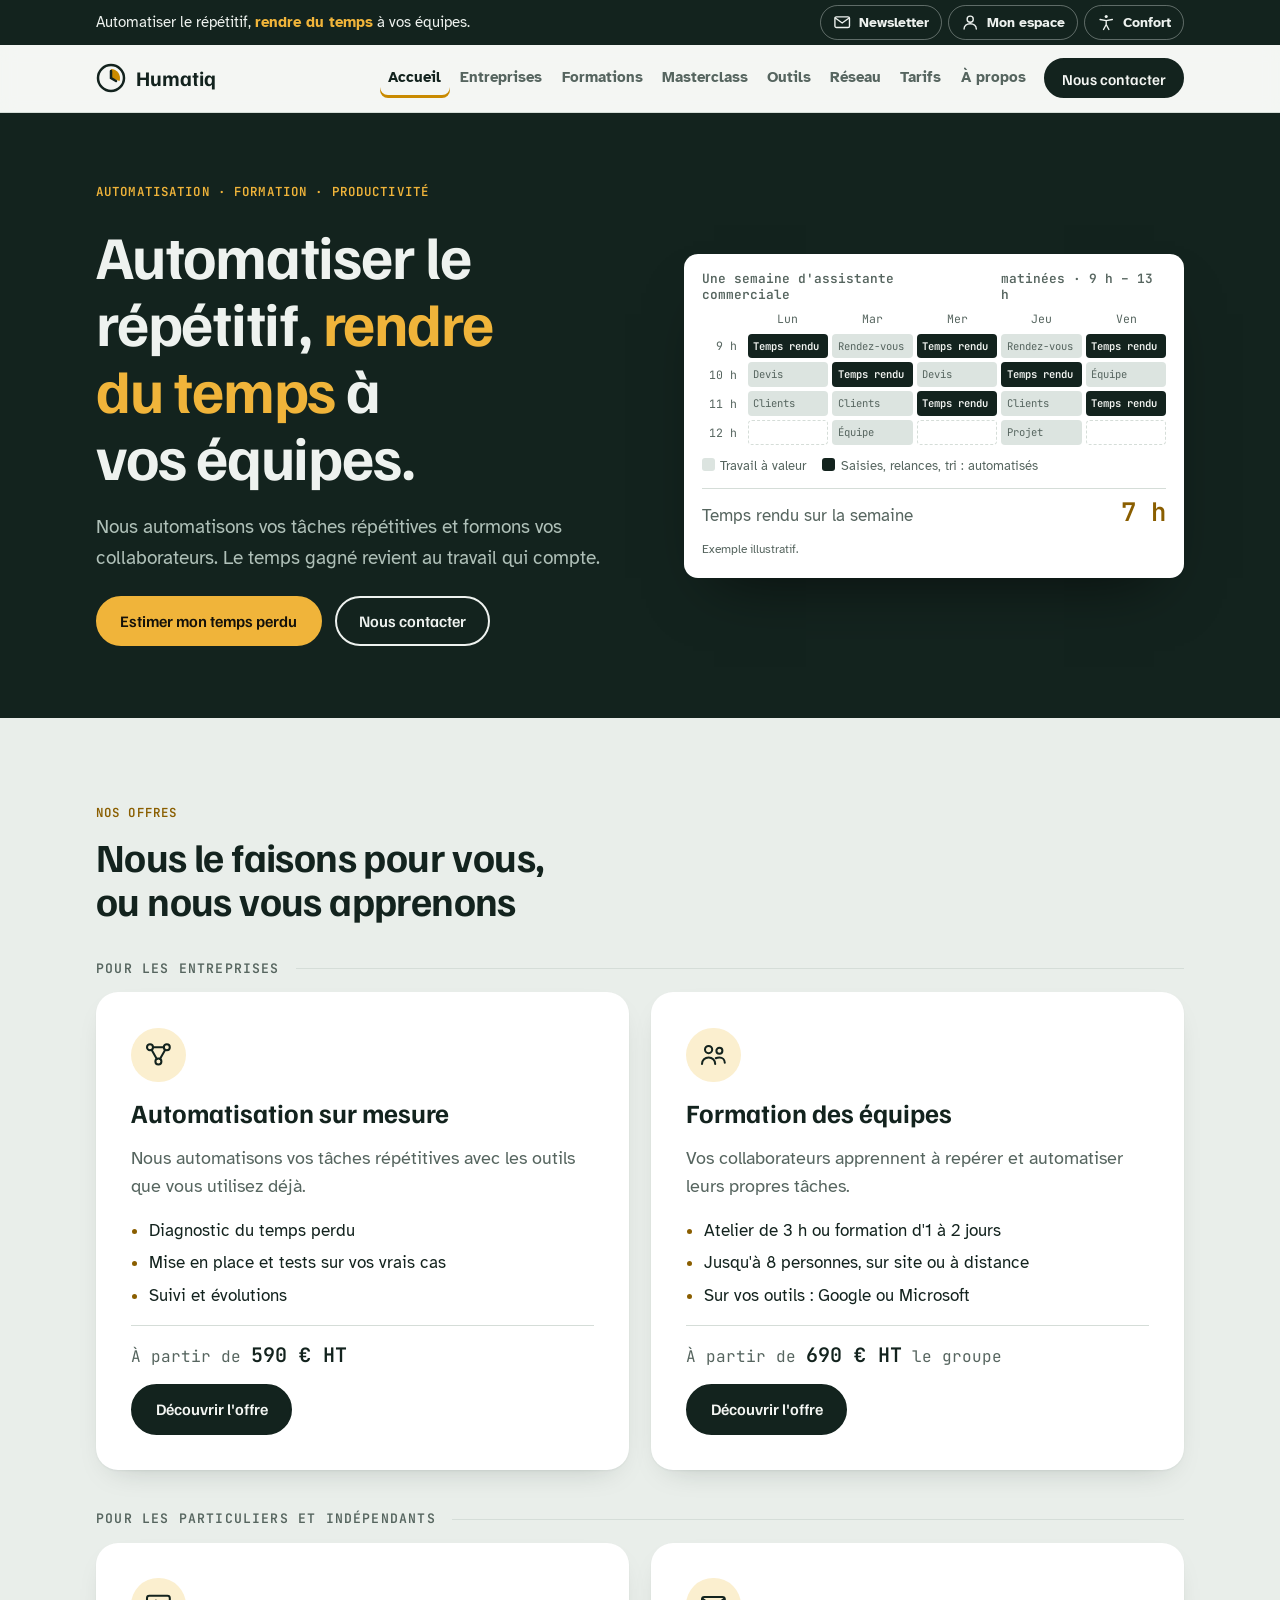
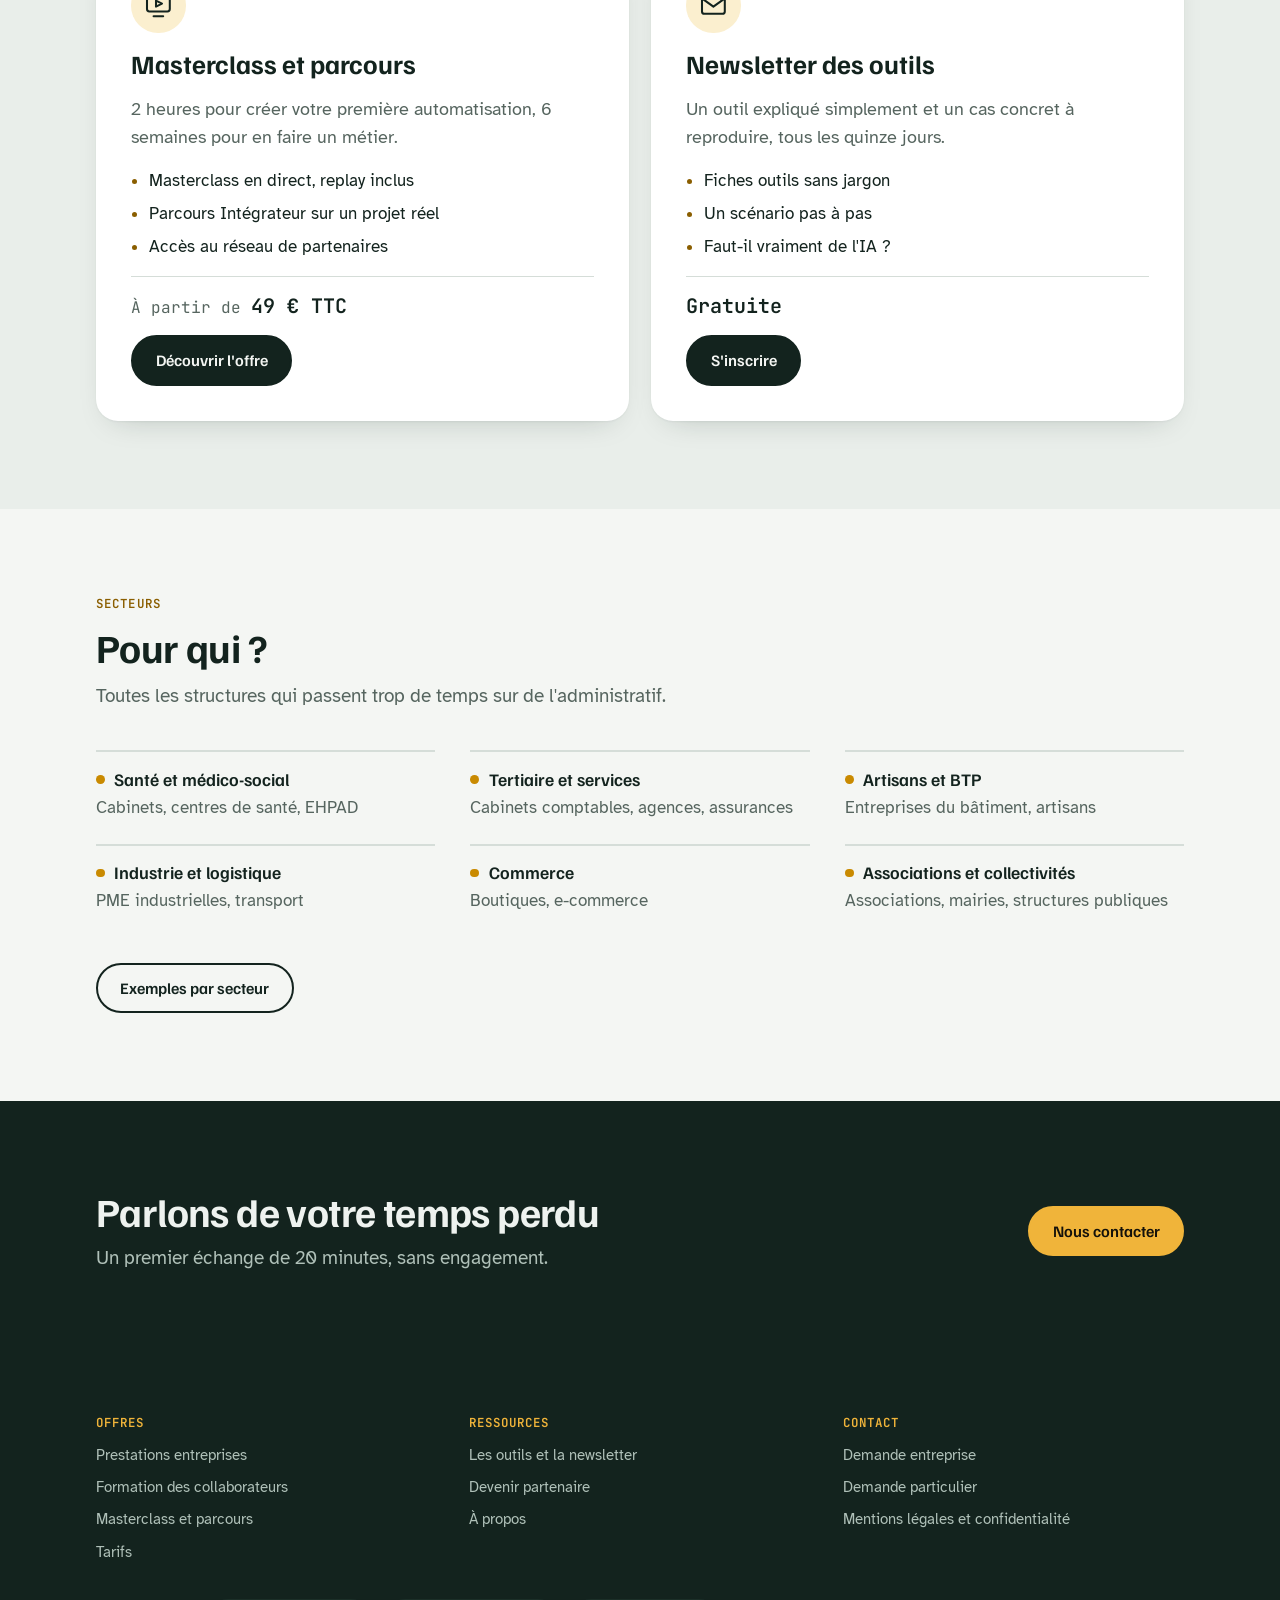
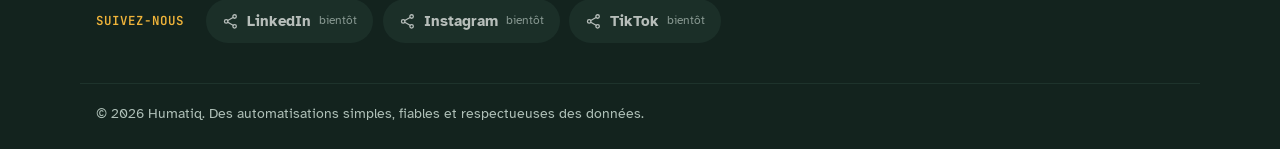
<file: TempsRendu/index.html>
<!doctype html>
<html lang="fr">
<head>
<meta charset="utf-8">
<meta name="viewport" content="width=device-width, initial-scale=1, viewport-fit=cover">
<title>Humatiq · Automatiser le répétitif, rendre du temps</title>
<meta name="description" content="Automatisation des tâches répétitives et formation des collaborateurs. Le temps gagné revient au travail qui compte.">
<meta property="og:title" content="Humatiq · Automatiser le répétitif, rendre du temps">
<meta property="og:description" content="Automatisation des tâches répétitives et formation des collaborateurs. Le temps gagné revient au travail qui compte.">
<meta property="og:locale" content="fr_FR">
<meta property="og:site_name" content="Humatiq">
<meta name="theme-color" content="#13231E">
<meta name="forms-endpoint" content="">
<script>try{var c=JSON.parse(localStorage.getItem('tr-confort')||'{}');for(var k in c){if(c[k])document.documentElement.setAttribute('data-'+k,c[k]);}}catch(e){}</script>
<link rel="icon" href="favicon.svg" type="image/svg+xml">
<link rel="preconnect" href="https://fonts.googleapis.com"><link rel="preconnect" href="https://fonts.gstatic.com" crossorigin>
<link rel="stylesheet" href="https://fonts.googleapis.com/css2?family=Familjen+Grotesk:wght@500;600;700&family=Atkinson+Hyperlegible:ital,wght@0,400;0,700;1,400&family=JetBrains+Mono:wght@400;600&display=swap">
<link rel="stylesheet" href="assets/css/style.css">
</head>
<body>
<a class="skip" href="#contenu">Aller au contenu</a>
<div class="topline"><div class="wrap topline-row"><div class="ticker" aria-label="Annonces">
  <p class="tick on">Automatiser le répétitif, <b>rendre du temps</b> à vos équipes.</p>
  <p class="tick"><b>Nouveau</b> · Masterclass « Ma première automatisation » : <a href="masterclass.html">voir les dates</a></p>
  <p class="tick"><b>Bientôt</b> · votre espace apprenant : supports, replays et visios</p>
  </div>
  <div class="top-actions">
  <div class="pop">
    <button class="top-btn" id="nl-toggle" type="button" aria-expanded="false" aria-controls="nl-panel"><svg viewBox="0 0 24 24" aria-hidden="true"><rect x="2.5" y="5" width="19" height="14" rx="2"/><path d="M3 6.5l9 6.5 9-6.5"/></svg><span>Newsletter</span></button>
    <div class="pop-panel" id="nl-panel" hidden>
      <p class="pop-title">La newsletter des outils</p>
      <p class="muted">Un outil et un cas concret tous les quinze jours. Gratuite, désinscription en un clic.</p>
      <form class="stack-form" data-form="newsletter" data-success="Merci, vous recevrez le prochain numéro.">
        <label for="top-mail">Votre e-mail</label>
        <input id="top-mail" name="email" type="email" required autocomplete="email">
        <button class="btn" type="submit">S'inscrire</button>
        <p class="msg" data-msg hidden role="status"></p>
      </form>
    </div>
  </div>
  <a class="top-btn" href="espace.html"><svg viewBox="0 0 24 24" aria-hidden="true"><circle cx="12" cy="8" r="4"/><path d="M4 21c0-4.4 3.6-7 8-7s8 2.6 8 7"/></svg><span>Mon espace</span></a>
  <div class="comfort">
    <button class="top-btn" id="comfort-toggle" type="button" aria-expanded="false" aria-controls="comfort-panel"><svg viewBox="0 0 24 24" aria-hidden="true"><circle cx="12" cy="4.5" r="2"/><path d="M4 8.5l8 1.5 8-1.5M12 10v5m0 0l-3.5 6.5M12 15l3.5 6.5"/></svg><span>Confort</span></button>
    <div class="comfort-panel" id="comfort-panel" hidden>
      <p class="comfort-title">Confort de lecture</p>
      <fieldset><legend>Taille du texte</legend><div class="seg"><button type="button" data-set="text" data-val="">A</button><button type="button" data-set="text" data-val="lg">A+</button><button type="button" data-set="text" data-val="xl">A++</button></div></fieldset>
      <fieldset><legend>Espacement</legend><div class="seg"><button type="button" data-set="spacing" data-val="">Standard</button><button type="button" data-set="spacing" data-val="wide">Aéré</button></div></fieldset>
      <fieldset><legend>Animations</legend><div class="seg"><button type="button" data-set="motion" data-val="">Activées</button><button type="button" data-set="motion" data-val="off">Désactivées</button></div></fieldset>
      <fieldset><legend>Contraste</legend><div class="seg"><button type="button" data-set="contrast" data-val="">Standard</button><button type="button" data-set="contrast" data-val="high">Renforcé</button></div></fieldset>
    </div>
  </div>
  </div>
</div></div>
<header class="site-header">
  <div class="wrap header-row">
    <a class="brand" href="index.html" aria-label="Humatiq, accueil"><svg width="30" height="30" viewBox="0 0 30 30" aria-hidden="true"><circle cx="15" cy="15" r="13" fill="none" stroke="currentColor" stroke-width="2.5"/><path d="M15 15 L15 6 A9 9 0 0 1 23.5 18 Z" fill="var(--accent)"/><path d="M15 8v7l5 3" fill="none" stroke="currentColor" stroke-width="2.5" stroke-linecap="round"/></svg><span>Humatiq</span></a>
    <button class="nav-toggle" id="nav-toggle" aria-expanded="false" aria-controls="site-nav">Menu</button>
    <nav class="site-nav" id="site-nav" aria-label="Navigation principale"><a href="index.html" aria-current="page">Accueil</a><a href="entreprises.html">Entreprises</a><a href="formations.html">Formations</a><a href="masterclass.html">Masterclass</a><a href="outils.html">Outils</a><a href="reseau.html">Réseau</a><a href="tarifs.html">Tarifs</a><a href="a-propos.html">À propos</a><a class="btn small" href="contact.html">Nous contacter</a></nav>
  </div>
</header>
<main id="contenu">

<section class="band-night home-hero">
<div class="wrap hero">
  <div>
    <p class="eyebrow">Automatisation · Formation · Productivité</p>
    <h1>Automatiser le répétitif, <em>rendre du temps</em> à vos équipes.</h1>
    <p class="lead">Nous automatisons vos tâches répétitives et formons vos collaborateurs. Le temps gagné revient au travail qui compte.</p>
    <div class="row"><button class="btn amber" type="button" id="open-calc" aria-expanded="false" aria-controls="calcul">Estimer mon temps perdu</button><a class="btn ghost" href="contact.html">Nous contacter</a></div>
  </div>
  <figure class="week" aria-label="Exemple : semaine d'une assistante commerciale avant et après automatisation">
    <div class="week-head"><span>Une semaine d'assistante commerciale</span><span>matinées · 9 h – 13 h</span></div>
    <div class="grid" aria-hidden="true">
      <span></span><span class="d">Lun</span><span class="d">Mar</span><span class="d">Mer</span><span class="d">Jeu</span><span class="d">Ven</span>
      <span class="h">9 h</span><span class="slot free">Temps rendu</span><span class="slot">Rendez-vous</span><span class="slot free" style="animation-delay:.2s">Temps rendu</span><span class="slot">Rendez-vous</span><span class="slot free" style="animation-delay:.4s">Temps rendu</span>
      <span class="h">10 h</span><span class="slot">Devis</span><span class="slot free" style="animation-delay:.6s">Temps rendu</span><span class="slot">Devis</span><span class="slot free" style="animation-delay:.8s">Temps rendu</span><span class="slot">Équipe</span>
      <span class="h">11 h</span><span class="slot">Clients</span><span class="slot">Clients</span><span class="slot free" style="animation-delay:1s">Temps rendu</span><span class="slot">Clients</span><span class="slot free" style="animation-delay:1.2s">Temps rendu</span>
      <span class="h">12 h</span><span class="slot empty"></span><span class="slot">Équipe</span><span class="slot empty"></span><span class="slot">Projet</span><span class="slot empty"></span>
    </div>
    <div class="legend"><span><i style="background:var(--task)"></i>Travail à valeur</span><span><i style="background:var(--free)"></i>Saisies, relances, tri : automatisés</span></div>
    <div class="week-foot"><span class="muted">Temps rendu sur la semaine</span><b>7 h</b></div>
    <figcaption class="muted" style="font-size:.78rem">Exemple illustratif.</figcaption>
  </figure>
</div>
</section>

<section class="band-soft" id="calcul" hidden>
<div class="wrap">
  <div class="head"><p class="eyebrow">Simulateur</p><h2 id="calc-title" tabindex="-1">Combien de temps vos équipes perdent-elles ?</h2><p class="lead">Déplacez les curseurs pour voir le temps que l'automatisation pourrait rendre à vos équipes. Base : 220 jours travaillés par an.</p></div>
  <div class="calc">
    <form id="calc-form" onsubmit="return false">
      <div class="field"><div class="top"><label for="c-people">Personnes concernées</label><span class="val" id="v-people"></span></div><input type="range" id="c-people" min="1" max="50" value="5"></div>
      <div class="field"><div class="top"><label for="c-min">Minutes par jour sur des tâches répétitives</label><span class="val" id="v-min"></span></div><input type="range" id="c-min" min="10" max="180" step="5" value="45"></div>
      <div class="field"><div class="top"><label for="c-part">Part automatisable</label><span class="val" id="v-part"></span></div><input type="range" id="c-part" min="10" max="80" step="5" value="50"></div>
    </form>
    <div class="result" aria-live="polite">
      <p>Temps rendu chaque année</p>
      <p class="big" id="r-hours">0 h</p>
      <p class="sub" id="r-days">soit 0 jours de travail</p>
      <p>Soit <b id="r-week">0 h</b> par personne et par semaine, rendues à son vrai métier : la relation avec les clients, le soin, la rédaction, le terrain.</p>
      <small>Estimation indicative. Le diagnostic mesure le temps réel, tâche par tâche.</small>
    </div>
  </div>
</div>
</section>

<section class="band-soft offers-band">
<div class="wrap">
  <div class="head"><p class="eyebrow">Nos offres</p><h2>Nous le faisons pour vous, ou nous vous apprenons</h2></div>
  <div class="offer-group">
    <h3 class="group-title">Pour les entreprises</h3>
    <div class="offers"><article class="offer"><div class="offer-icon"><svg viewBox="0 0 24 24" aria-hidden="true"><circle cx="5" cy="6" r="2.5"/><circle cx="19" cy="6" r="2.5"/><circle cx="12" cy="18" r="2.5"/><path d="M7.5 6h9M6.3 8.2l4.4 7.6M17.7 8.2l-4.4 7.6"/></svg></div><h4>Automatisation sur mesure</h4><p class="offer-pitch">Nous automatisons vos tâches répétitives avec les outils que vous utilisez déjà.</p><ul class="ticks"><li>Diagnostic du temps perdu</li><li>Mise en place et tests sur vos vrais cas</li><li>Suivi et évolutions</li></ul><p class="offer-price">À partir de <b>590 € HT</b></p><a class="btn" href="entreprises.html">Découvrir l'offre<span class="sr"> : Automatisation sur mesure</span></a></article><article class="offer"><div class="offer-icon"><svg viewBox="0 0 24 24" aria-hidden="true"><circle cx="8" cy="8" r="3"/><circle cx="17" cy="9" r="2.5"/><path d="M2.5 20c0-3.3 2.5-5.5 5.5-5.5s5.5 2.2 5.5 5.5M14 15.2c.9-.5 1.9-.7 3-.7 2.5 0 4.5 1.8 4.5 4.5"/></svg></div><h4>Formation des équipes</h4><p class="offer-pitch">Vos collaborateurs apprennent à repérer et automatiser leurs propres tâches.</p><ul class="ticks"><li>Atelier de 3 h ou formation d'1 à 2 jours</li><li>Jusqu'à 8 personnes, sur site ou à distance</li><li>Sur vos outils : Google ou Microsoft</li></ul><p class="offer-price">À partir de <b>690 € HT</b> le groupe</p><a class="btn" href="formations.html">Découvrir l'offre<span class="sr"> : Formation des équipes</span></a></article></div>
  </div>
  <div class="offer-group">
    <h3 class="group-title">Pour les particuliers et indépendants</h3>
    <div class="offers"><article class="offer"><div class="offer-icon"><svg viewBox="0 0 24 24" aria-hidden="true"><rect x="2.5" y="4" width="19" height="13" rx="2"/><path d="M10 8l5 2.5-5 2.5z"/><path d="M8 21h8"/></svg></div><h4>Masterclass et parcours</h4><p class="offer-pitch">2 heures pour créer votre première automatisation, 6 semaines pour en faire un métier.</p><ul class="ticks"><li>Masterclass en direct, replay inclus</li><li>Parcours Intégrateur sur un projet réel</li><li>Accès au réseau de partenaires</li></ul><p class="offer-price">À partir de <b>49 € TTC</b></p><a class="btn" href="masterclass.html">Découvrir l'offre<span class="sr"> : Masterclass et parcours</span></a></article><article class="offer"><div class="offer-icon"><svg viewBox="0 0 24 24" aria-hidden="true"><rect x="2.5" y="5" width="19" height="14" rx="2"/><path d="M3 6.5l9 6.5 9-6.5"/></svg></div><h4>Newsletter des outils</h4><p class="offer-pitch">Un outil expliqué simplement et un cas concret à reproduire, tous les quinze jours.</p><ul class="ticks"><li>Fiches outils sans jargon</li><li>Un scénario pas à pas</li><li>Faut-il vraiment de l'IA ?</li></ul><p class="offer-price"><b>Gratuite</b></p><a class="btn" href="outils.html#newsletter">S'inscrire<span class="sr"> : Newsletter des outils</span></a></article></div>
  </div>
</div>
</section>

<section>
<div class="wrap">
  <div class="head"><p class="eyebrow">Secteurs</p><h2>Pour qui ?</h2><p class="lead">Toutes les structures qui passent trop de temps sur de l'administratif.</p></div>
  <div class="sectors"><div class="sector"><h3>Santé et médico-social</h3><p class="muted">Cabinets, centres de santé, EHPAD</p></div><div class="sector"><h3>Tertiaire et services</h3><p class="muted">Cabinets comptables, agences, assurances</p></div><div class="sector"><h3>Artisans et BTP</h3><p class="muted">Entreprises du bâtiment, artisans</p></div><div class="sector"><h3>Industrie et logistique</h3><p class="muted">PME industrielles, transport</p></div><div class="sector"><h3>Commerce</h3><p class="muted">Boutiques, e-commerce</p></div><div class="sector"><h3>Associations et collectivités</h3><p class="muted">Associations, mairies, structures publiques</p></div></div>
  <div class="row" style="margin-top:1.6rem"><a class="btn ghost" href="entreprises.html#secteurs">Exemples par secteur</a></div>
</div>
</section>
<section class="band-night"><div class="wrap cta"><div><h2>Parlons de votre temps perdu</h2><p class="lead">Un premier échange de 20 minutes, sans engagement.</p></div><div class="row"><a class="btn amber" href="contact.html">Nous contacter</a></div></div></section>
</main>
<footer class="site-footer">
  <div class="wrap footer-grid">
    <div><p class="footer-title">Offres</p><a href="entreprises.html">Prestations entreprises</a><a href="formations.html">Formation des collaborateurs</a><a href="masterclass.html">Masterclass et parcours</a><a href="tarifs.html">Tarifs</a></div>
    <div><p class="footer-title">Ressources</p><a href="outils.html">Les outils et la newsletter</a><a href="reseau.html">Devenir partenaire</a><a href="a-propos.html">À propos</a></div>
    <div><p class="footer-title">Contact</p><a href="contact.html#entreprise">Demande entreprise</a><a href="contact.html#particulier">Demande particulier</a><a href="mentions-legales.html">Mentions légales et confidentialité</a></div>
  </div>
  <div class="wrap footer-social"><p class="footer-title">Suivez-nous</p><div class="socials"><span class="social soon"><svg viewBox="0 0 24 24" aria-hidden="true"><circle cx="18" cy="5" r="2.5"/><circle cx="6" cy="12" r="2.5"/><circle cx="18" cy="19" r="2.5"/><path d="M8.2 10.8l7.6-4.4M8.2 13.2l7.6 4.4"/></svg><span>LinkedIn</span><small>bientôt</small></span><span class="social soon"><svg viewBox="0 0 24 24" aria-hidden="true"><circle cx="18" cy="5" r="2.5"/><circle cx="6" cy="12" r="2.5"/><circle cx="18" cy="19" r="2.5"/><path d="M8.2 10.8l7.6-4.4M8.2 13.2l7.6 4.4"/></svg><span>Instagram</span><small>bientôt</small></span><span class="social soon"><svg viewBox="0 0 24 24" aria-hidden="true"><circle cx="18" cy="5" r="2.5"/><circle cx="6" cy="12" r="2.5"/><circle cx="18" cy="19" r="2.5"/><path d="M8.2 10.8l7.6-4.4M8.2 13.2l7.6 4.4"/></svg><span>TikTok</span><small>bientôt</small></span></div></div>
  <div class="wrap footer-bottom"><p>© 2026 Humatiq. Des automatisations simples, fiables et respectueuses des données.</p></div>
</footer>
<script src="assets/js/site.js"></script>
</body>
</html>
</file>
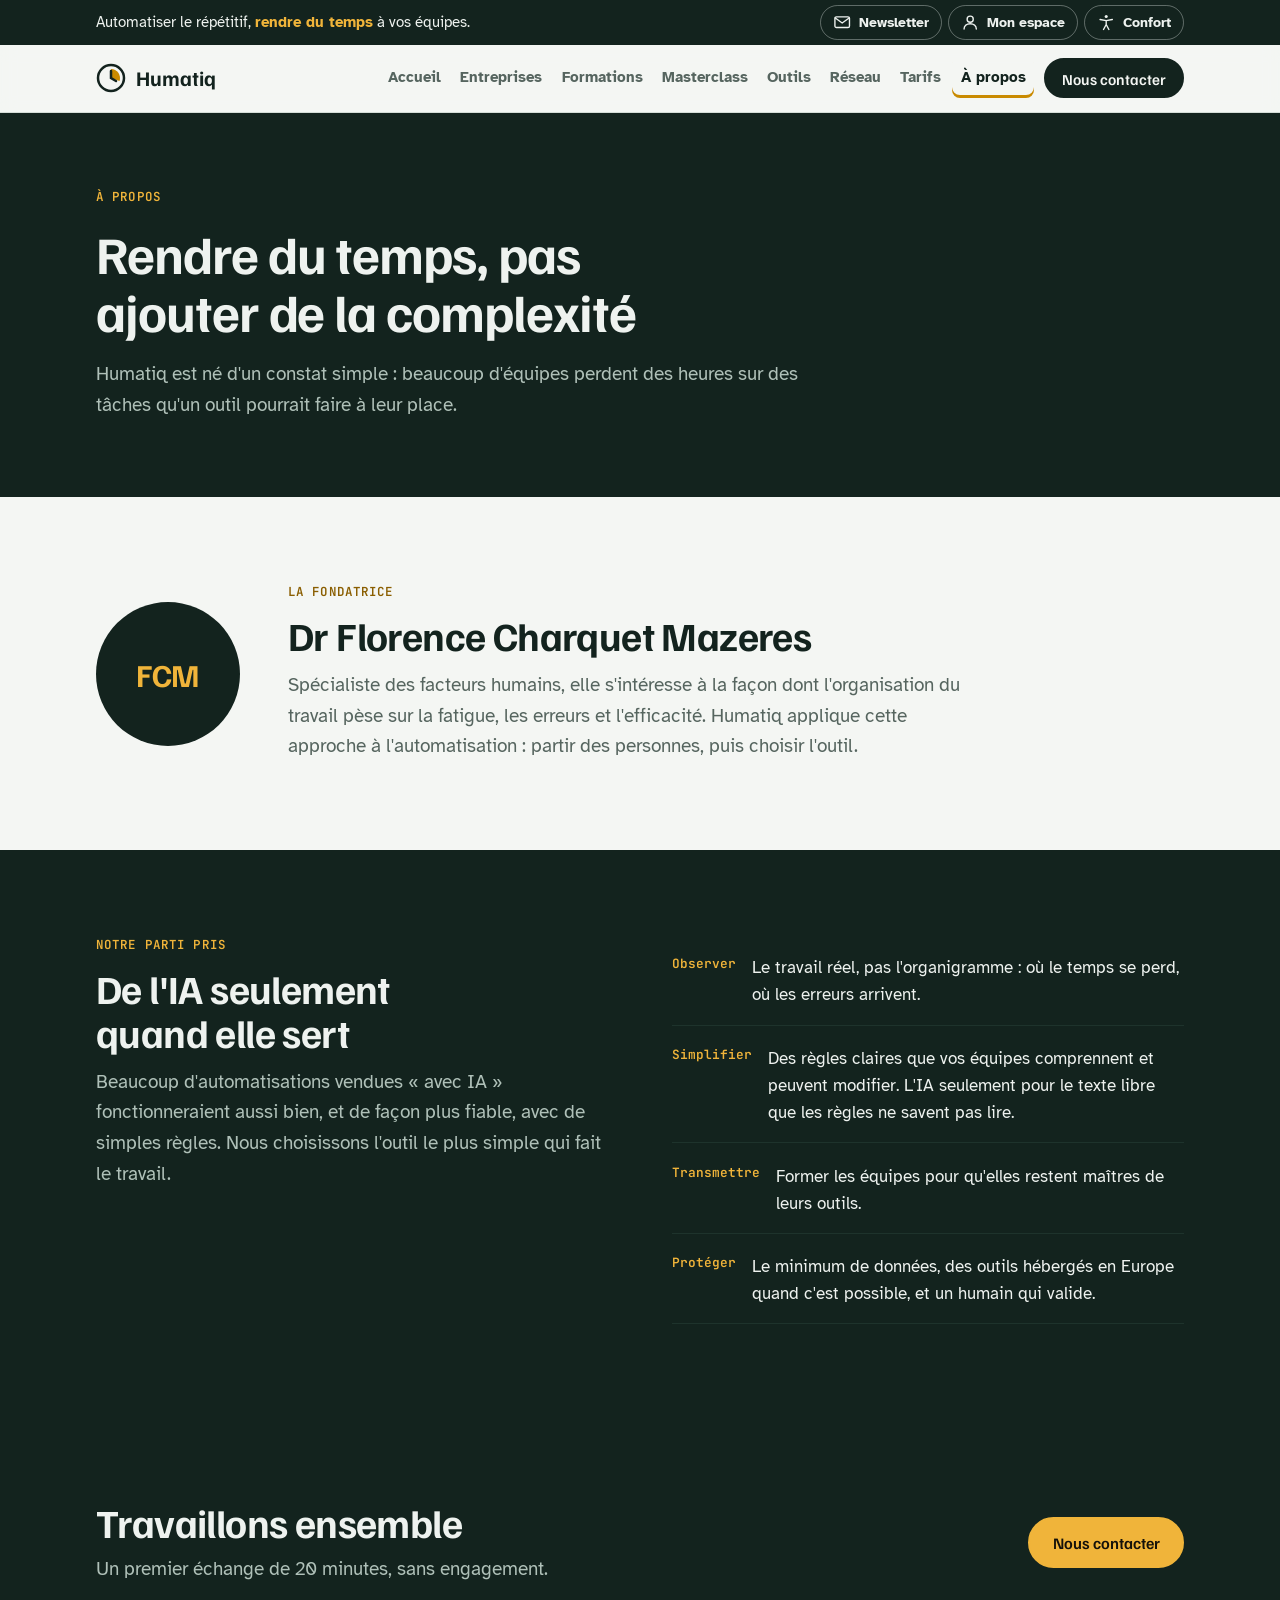
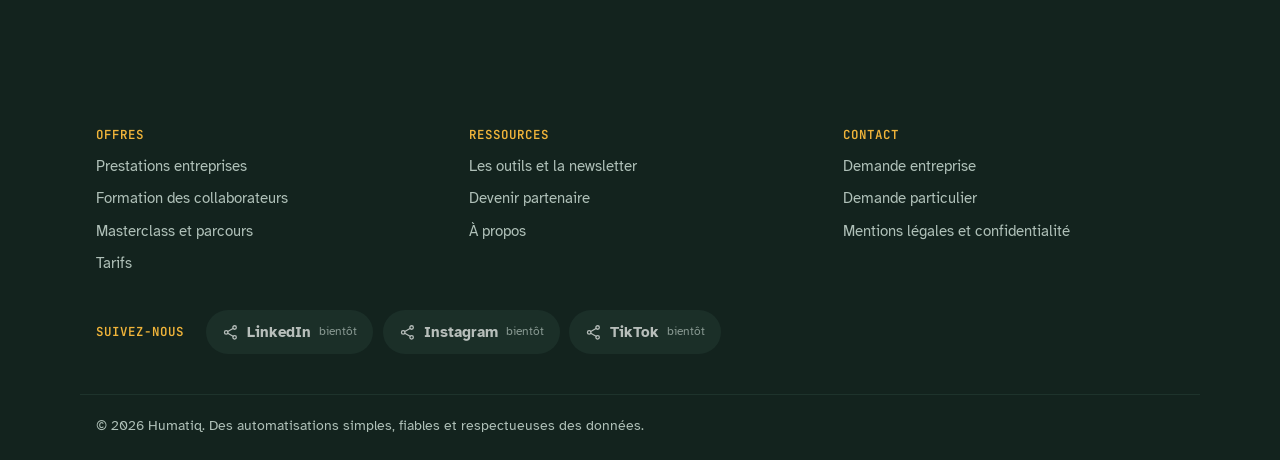
<file: TempsRendu/a-propos.html>
<!doctype html>
<html lang="fr">
<head>
<meta charset="utf-8">
<meta name="viewport" content="width=device-width, initial-scale=1, viewport-fit=cover">
<title>À propos · Humatiq</title>
<meta name="description" content="Humatiq a été fondé par le Dr Florence Charquet Mazeres, spécialiste des facteurs humains : partir du travail réel, des règles simples, de l'IA seulement quand elle sert.">
<meta property="og:title" content="À propos · Humatiq">
<meta property="og:description" content="Humatiq a été fondé par le Dr Florence Charquet Mazeres, spécialiste des facteurs humains : partir du travail réel, des règles simples, de l'IA seulement quand elle sert.">
<meta property="og:locale" content="fr_FR">
<meta property="og:site_name" content="Humatiq">
<meta name="theme-color" content="#13231E">
<meta name="forms-endpoint" content="">
<script>try{var c=JSON.parse(localStorage.getItem('tr-confort')||'{}');for(var k in c){if(c[k])document.documentElement.setAttribute('data-'+k,c[k]);}}catch(e){}</script>
<link rel="icon" href="favicon.svg" type="image/svg+xml">
<link rel="preconnect" href="https://fonts.googleapis.com"><link rel="preconnect" href="https://fonts.gstatic.com" crossorigin>
<link rel="stylesheet" href="https://fonts.googleapis.com/css2?family=Familjen+Grotesk:wght@500;600;700&family=Atkinson+Hyperlegible:ital,wght@0,400;0,700;1,400&family=JetBrains+Mono:wght@400;600&display=swap">
<link rel="stylesheet" href="assets/css/style.css">
</head>
<body>
<a class="skip" href="#contenu">Aller au contenu</a>
<div class="topline"><div class="wrap topline-row"><div class="ticker" aria-label="Annonces">
  <p class="tick on">Automatiser le répétitif, <b>rendre du temps</b> à vos équipes.</p>
  <p class="tick"><b>Nouveau</b> · Masterclass « Ma première automatisation » : <a href="masterclass.html">voir les dates</a></p>
  <p class="tick"><b>Bientôt</b> · votre espace apprenant : supports, replays et visios</p>
  </div>
  <div class="top-actions">
  <div class="pop">
    <button class="top-btn" id="nl-toggle" type="button" aria-expanded="false" aria-controls="nl-panel"><svg viewBox="0 0 24 24" aria-hidden="true"><rect x="2.5" y="5" width="19" height="14" rx="2"/><path d="M3 6.5l9 6.5 9-6.5"/></svg><span>Newsletter</span></button>
    <div class="pop-panel" id="nl-panel" hidden>
      <p class="pop-title">La newsletter des outils</p>
      <p class="muted">Un outil et un cas concret tous les quinze jours. Gratuite, désinscription en un clic.</p>
      <form class="stack-form" data-form="newsletter" data-success="Merci, vous recevrez le prochain numéro.">
        <label for="top-mail">Votre e-mail</label>
        <input id="top-mail" name="email" type="email" required autocomplete="email">
        <button class="btn" type="submit">S'inscrire</button>
        <p class="msg" data-msg hidden role="status"></p>
      </form>
    </div>
  </div>
  <a class="top-btn" href="espace.html"><svg viewBox="0 0 24 24" aria-hidden="true"><circle cx="12" cy="8" r="4"/><path d="M4 21c0-4.4 3.6-7 8-7s8 2.6 8 7"/></svg><span>Mon espace</span></a>
  <div class="comfort">
    <button class="top-btn" id="comfort-toggle" type="button" aria-expanded="false" aria-controls="comfort-panel"><svg viewBox="0 0 24 24" aria-hidden="true"><circle cx="12" cy="4.5" r="2"/><path d="M4 8.5l8 1.5 8-1.5M12 10v5m0 0l-3.5 6.5M12 15l3.5 6.5"/></svg><span>Confort</span></button>
    <div class="comfort-panel" id="comfort-panel" hidden>
      <p class="comfort-title">Confort de lecture</p>
      <fieldset><legend>Taille du texte</legend><div class="seg"><button type="button" data-set="text" data-val="">A</button><button type="button" data-set="text" data-val="lg">A+</button><button type="button" data-set="text" data-val="xl">A++</button></div></fieldset>
      <fieldset><legend>Espacement</legend><div class="seg"><button type="button" data-set="spacing" data-val="">Standard</button><button type="button" data-set="spacing" data-val="wide">Aéré</button></div></fieldset>
      <fieldset><legend>Animations</legend><div class="seg"><button type="button" data-set="motion" data-val="">Activées</button><button type="button" data-set="motion" data-val="off">Désactivées</button></div></fieldset>
      <fieldset><legend>Contraste</legend><div class="seg"><button type="button" data-set="contrast" data-val="">Standard</button><button type="button" data-set="contrast" data-val="high">Renforcé</button></div></fieldset>
    </div>
  </div>
  </div>
</div></div>
<header class="site-header">
  <div class="wrap header-row">
    <a class="brand" href="index.html" aria-label="Humatiq, accueil"><svg width="30" height="30" viewBox="0 0 30 30" aria-hidden="true"><circle cx="15" cy="15" r="13" fill="none" stroke="currentColor" stroke-width="2.5"/><path d="M15 15 L15 6 A9 9 0 0 1 23.5 18 Z" fill="var(--accent)"/><path d="M15 8v7l5 3" fill="none" stroke="currentColor" stroke-width="2.5" stroke-linecap="round"/></svg><span>Humatiq</span></a>
    <button class="nav-toggle" id="nav-toggle" aria-expanded="false" aria-controls="site-nav">Menu</button>
    <nav class="site-nav" id="site-nav" aria-label="Navigation principale"><a href="index.html">Accueil</a><a href="entreprises.html">Entreprises</a><a href="formations.html">Formations</a><a href="masterclass.html">Masterclass</a><a href="outils.html">Outils</a><a href="reseau.html">Réseau</a><a href="tarifs.html">Tarifs</a><a href="a-propos.html" aria-current="page">À propos</a><a class="btn small" href="contact.html">Nous contacter</a></nav>
  </div>
</header>
<main id="contenu">
<section class="page-hero band-night"><div class="wrap"><div class="hero-copy">
      <p class="eyebrow">À propos</p>
      <h1>Rendre du temps, pas ajouter de la complexité</h1>
      <p class="lead">Humatiq est né d'un constat simple : beaucoup d'équipes perdent des heures sur des tâches qu'un outil pourrait faire à leur place.</p>
      
    </div></div></section>
<section>
<div class="wrap founder">
  <div class="portrait" aria-hidden="true">FCM</div>
  <div class="head" style="margin:0"><p class="eyebrow">La fondatrice</p><h2>Dr Florence Charquet Mazeres</h2><p class="lead">Spécialiste des facteurs humains, elle s'intéresse à la façon dont l'organisation du travail pèse sur la fatigue, les erreurs et l'efficacité. Humatiq applique cette approche à l'automatisation : partir des personnes, puis choisir l'outil.</p></div>
</div>
</section>

<section class="band-night">
<div class="wrap split2">
  <div class="head" style="margin:0"><p class="eyebrow">Notre parti pris</p><h2>De l'IA seulement quand elle sert</h2><p class="lead">Beaucoup d'automatisations vendues « avec IA » fonctionneraient aussi bien, et de façon plus fiable, avec de simples règles. Nous choisissons l'outil le plus simple qui fait le travail.</p></div>
  <div class="rules">
    <div class="rule"><b>Observer</b><p>Le travail réel, pas l'organigramme : où le temps se perd, où les erreurs arrivent.</p></div>
    <div class="rule"><b>Simplifier</b><p>Des règles claires que vos équipes comprennent et peuvent modifier. L'IA seulement pour le texte libre que les règles ne savent pas lire.</p></div>
    <div class="rule"><b>Transmettre</b><p>Former les équipes pour qu'elles restent maîtres de leurs outils.</p></div>
    <div class="rule"><b>Protéger</b><p>Le minimum de données, des outils hébergés en Europe quand c'est possible, et un humain qui valide.</p></div>
  </div>
</div>
</section>
<section class="band-night"><div class="wrap cta"><div><h2>Travaillons ensemble</h2><p class="lead">Un premier échange de 20 minutes, sans engagement.</p></div><div class="row"><a class="btn amber" href="contact.html">Nous contacter</a></div></div></section>
</main>
<footer class="site-footer">
  <div class="wrap footer-grid">
    <div><p class="footer-title">Offres</p><a href="entreprises.html">Prestations entreprises</a><a href="formations.html">Formation des collaborateurs</a><a href="masterclass.html">Masterclass et parcours</a><a href="tarifs.html">Tarifs</a></div>
    <div><p class="footer-title">Ressources</p><a href="outils.html">Les outils et la newsletter</a><a href="reseau.html">Devenir partenaire</a><a href="a-propos.html">À propos</a></div>
    <div><p class="footer-title">Contact</p><a href="contact.html#entreprise">Demande entreprise</a><a href="contact.html#particulier">Demande particulier</a><a href="mentions-legales.html">Mentions légales et confidentialité</a></div>
  </div>
  <div class="wrap footer-social"><p class="footer-title">Suivez-nous</p><div class="socials"><span class="social soon"><svg viewBox="0 0 24 24" aria-hidden="true"><circle cx="18" cy="5" r="2.5"/><circle cx="6" cy="12" r="2.5"/><circle cx="18" cy="19" r="2.5"/><path d="M8.2 10.8l7.6-4.4M8.2 13.2l7.6 4.4"/></svg><span>LinkedIn</span><small>bientôt</small></span><span class="social soon"><svg viewBox="0 0 24 24" aria-hidden="true"><circle cx="18" cy="5" r="2.5"/><circle cx="6" cy="12" r="2.5"/><circle cx="18" cy="19" r="2.5"/><path d="M8.2 10.8l7.6-4.4M8.2 13.2l7.6 4.4"/></svg><span>Instagram</span><small>bientôt</small></span><span class="social soon"><svg viewBox="0 0 24 24" aria-hidden="true"><circle cx="18" cy="5" r="2.5"/><circle cx="6" cy="12" r="2.5"/><circle cx="18" cy="19" r="2.5"/><path d="M8.2 10.8l7.6-4.4M8.2 13.2l7.6 4.4"/></svg><span>TikTok</span><small>bientôt</small></span></div></div>
  <div class="wrap footer-bottom"><p>© 2026 Humatiq. Des automatisations simples, fiables et respectueuses des données.</p></div>
</footer>
<script src="assets/js/site.js"></script>
</body>
</html>
</file>
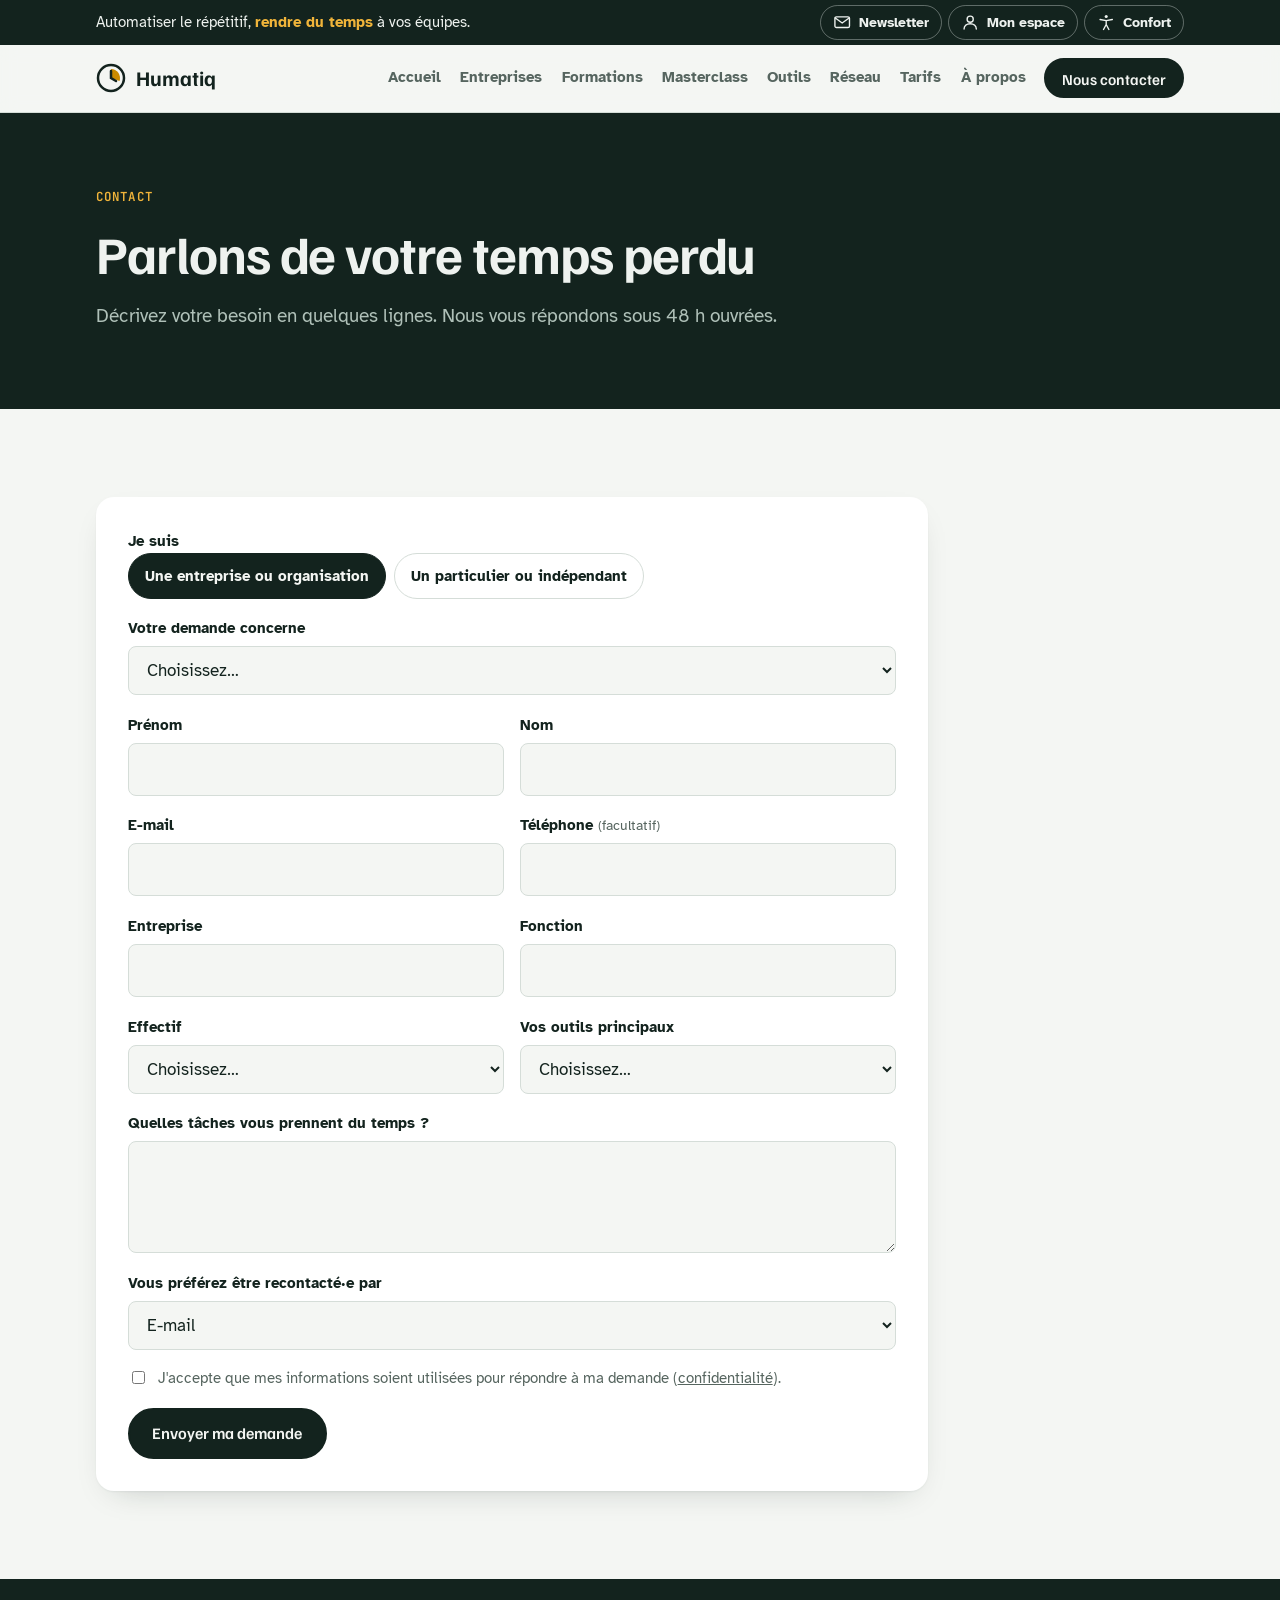
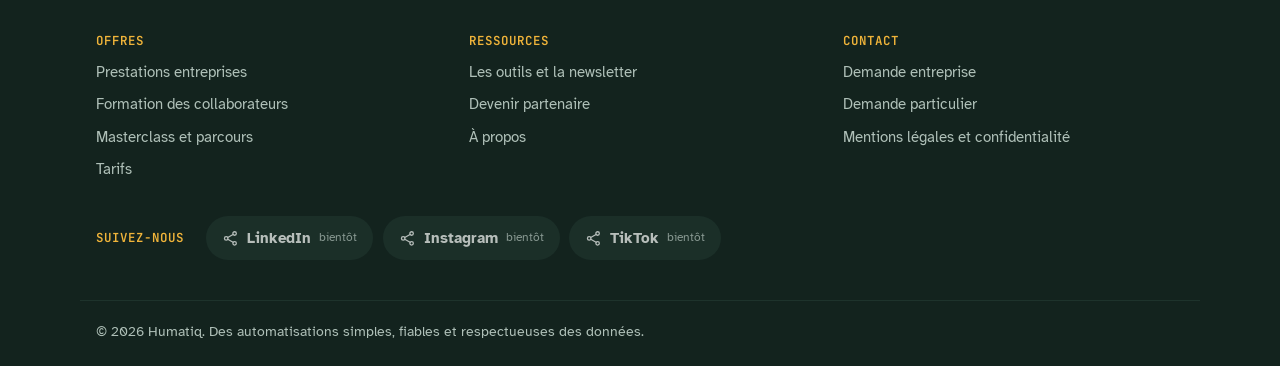
<file: TempsRendu/contact.html>
<!doctype html>
<html lang="fr">
<head>
<meta charset="utf-8">
<meta name="viewport" content="width=device-width, initial-scale=1, viewport-fit=cover">
<title>Contact · Humatiq</title>
<meta name="description" content="Contactez Humatiq : diagnostic, automatisation, formation de vos équipes, masterclass, Parcours Intégrateur ou partenariat.">
<meta property="og:title" content="Contact · Humatiq">
<meta property="og:description" content="Contactez Humatiq : diagnostic, automatisation, formation de vos équipes, masterclass, Parcours Intégrateur ou partenariat.">
<meta property="og:locale" content="fr_FR">
<meta property="og:site_name" content="Humatiq">
<meta name="theme-color" content="#13231E">
<meta name="forms-endpoint" content="">
<script>try{var c=JSON.parse(localStorage.getItem('tr-confort')||'{}');for(var k in c){if(c[k])document.documentElement.setAttribute('data-'+k,c[k]);}}catch(e){}</script>
<link rel="icon" href="favicon.svg" type="image/svg+xml">
<link rel="preconnect" href="https://fonts.googleapis.com"><link rel="preconnect" href="https://fonts.gstatic.com" crossorigin>
<link rel="stylesheet" href="https://fonts.googleapis.com/css2?family=Familjen+Grotesk:wght@500;600;700&family=Atkinson+Hyperlegible:ital,wght@0,400;0,700;1,400&family=JetBrains+Mono:wght@400;600&display=swap">
<link rel="stylesheet" href="assets/css/style.css">
</head>
<body>
<a class="skip" href="#contenu">Aller au contenu</a>
<div class="topline"><div class="wrap topline-row"><div class="ticker" aria-label="Annonces">
  <p class="tick on">Automatiser le répétitif, <b>rendre du temps</b> à vos équipes.</p>
  <p class="tick"><b>Nouveau</b> · Masterclass « Ma première automatisation » : <a href="masterclass.html">voir les dates</a></p>
  <p class="tick"><b>Bientôt</b> · votre espace apprenant : supports, replays et visios</p>
  </div>
  <div class="top-actions">
  <div class="pop">
    <button class="top-btn" id="nl-toggle" type="button" aria-expanded="false" aria-controls="nl-panel"><svg viewBox="0 0 24 24" aria-hidden="true"><rect x="2.5" y="5" width="19" height="14" rx="2"/><path d="M3 6.5l9 6.5 9-6.5"/></svg><span>Newsletter</span></button>
    <div class="pop-panel" id="nl-panel" hidden>
      <p class="pop-title">La newsletter des outils</p>
      <p class="muted">Un outil et un cas concret tous les quinze jours. Gratuite, désinscription en un clic.</p>
      <form class="stack-form" data-form="newsletter" data-success="Merci, vous recevrez le prochain numéro.">
        <label for="top-mail">Votre e-mail</label>
        <input id="top-mail" name="email" type="email" required autocomplete="email">
        <button class="btn" type="submit">S'inscrire</button>
        <p class="msg" data-msg hidden role="status"></p>
      </form>
    </div>
  </div>
  <a class="top-btn" href="espace.html"><svg viewBox="0 0 24 24" aria-hidden="true"><circle cx="12" cy="8" r="4"/><path d="M4 21c0-4.4 3.6-7 8-7s8 2.6 8 7"/></svg><span>Mon espace</span></a>
  <div class="comfort">
    <button class="top-btn" id="comfort-toggle" type="button" aria-expanded="false" aria-controls="comfort-panel"><svg viewBox="0 0 24 24" aria-hidden="true"><circle cx="12" cy="4.5" r="2"/><path d="M4 8.5l8 1.5 8-1.5M12 10v5m0 0l-3.5 6.5M12 15l3.5 6.5"/></svg><span>Confort</span></button>
    <div class="comfort-panel" id="comfort-panel" hidden>
      <p class="comfort-title">Confort de lecture</p>
      <fieldset><legend>Taille du texte</legend><div class="seg"><button type="button" data-set="text" data-val="">A</button><button type="button" data-set="text" data-val="lg">A+</button><button type="button" data-set="text" data-val="xl">A++</button></div></fieldset>
      <fieldset><legend>Espacement</legend><div class="seg"><button type="button" data-set="spacing" data-val="">Standard</button><button type="button" data-set="spacing" data-val="wide">Aéré</button></div></fieldset>
      <fieldset><legend>Animations</legend><div class="seg"><button type="button" data-set="motion" data-val="">Activées</button><button type="button" data-set="motion" data-val="off">Désactivées</button></div></fieldset>
      <fieldset><legend>Contraste</legend><div class="seg"><button type="button" data-set="contrast" data-val="">Standard</button><button type="button" data-set="contrast" data-val="high">Renforcé</button></div></fieldset>
    </div>
  </div>
  </div>
</div></div>
<header class="site-header">
  <div class="wrap header-row">
    <a class="brand" href="index.html" aria-label="Humatiq, accueil"><svg width="30" height="30" viewBox="0 0 30 30" aria-hidden="true"><circle cx="15" cy="15" r="13" fill="none" stroke="currentColor" stroke-width="2.5"/><path d="M15 15 L15 6 A9 9 0 0 1 23.5 18 Z" fill="var(--accent)"/><path d="M15 8v7l5 3" fill="none" stroke="currentColor" stroke-width="2.5" stroke-linecap="round"/></svg><span>Humatiq</span></a>
    <button class="nav-toggle" id="nav-toggle" aria-expanded="false" aria-controls="site-nav">Menu</button>
    <nav class="site-nav" id="site-nav" aria-label="Navigation principale"><a href="index.html">Accueil</a><a href="entreprises.html">Entreprises</a><a href="formations.html">Formations</a><a href="masterclass.html">Masterclass</a><a href="outils.html">Outils</a><a href="reseau.html">Réseau</a><a href="tarifs.html">Tarifs</a><a href="a-propos.html">À propos</a><a class="btn small" href="contact.html" aria-current="page">Nous contacter</a></nav>
  </div>
</header>
<main id="contenu">
<section class="page-hero band-night"><div class="wrap"><div class="hero-copy">
      <p class="eyebrow">Contact</p>
      <h1>Parlons de votre temps perdu</h1>
      <p class="lead">Décrivez votre besoin en quelques lignes. Nous vous répondons sous 48 h ouvrées.</p>
      
    </div></div></section>
<section>
<div class="wrap">
  <form class="form" data-form="contact" data-success="Merci, votre demande est bien partie. Nous vous répondons sous 48 h ouvrées.">
    <fieldset class="field">
      <legend>Je suis</legend>
      <div class="chips">
        <label class="chip"><input type="radio" name="profil" value="entreprise" id="c-entreprise" checked><span>Une entreprise ou organisation</span></label>
        <label class="chip"><input type="radio" name="profil" value="particulier" id="c-particulier"><span>Un particulier ou indépendant</span></label>
      </div>
    </fieldset>
    <div class="field">
      <label for="c-objet">Votre demande concerne</label>
      <select id="c-objet" name="objet" required>
        <option value="">Choisissez…</option>
        <option value="diagnostic">Un diagnostic de nos tâches répétitives</option>
        <option value="automatisation">La mise en place d'automatisations</option>
        <option value="formation">Une formation pour mon équipe</option>
        <option value="masterclass">Une masterclass</option>
        <option value="parcours">Le Parcours Intégrateur</option>
        <option value="partenariat">Rejoindre le réseau de partenaires</option>
        <option value="autre">Autre chose</option>
      </select>
    </div>
    <div class="form-row">
      <div class="field"><label for="c-prenom">Prénom</label><input id="c-prenom" name="prenom" required autocomplete="given-name"></div>
      <div class="field"><label for="c-nom">Nom</label><input id="c-nom" name="nom" required autocomplete="family-name"></div>
    </div>
    <div class="form-row">
      <div class="field"><label for="c-email">E-mail</label><input id="c-email" name="email" type="email" required autocomplete="email"></div>
      <div class="field"><label for="c-tel">Téléphone <span class="field-hint">(facultatif)</span></label><input id="c-tel" name="telephone" type="tel" autocomplete="tel"></div>
    </div>
    <div data-show-if="profil=entreprise" style="display:grid;gap:1.1rem">
      <div class="form-row">
        <div class="field"><label for="c-org">Entreprise</label><input id="c-org" name="organisation" autocomplete="organization"></div>
        <div class="field"><label for="c-fonction">Fonction</label><input id="c-fonction" name="fonction" autocomplete="organization-title"></div>
      </div>
      <div class="form-row">
        <div class="field"><label for="c-effectif">Effectif</label><select id="c-effectif" name="effectif"><option value="">Choisissez…</option><option>Moins de 10 salariés</option><option>10 à 49 salariés</option><option>50 à 249 salariés</option><option>250 salariés et plus</option></select></div>
        <div class="field"><label for="c-outils">Vos outils principaux</label><select id="c-outils" name="outils"><option value="">Choisissez…</option><option>Google Workspace</option><option>Microsoft 365</option><option>Les deux</option><option>Autre ou je ne sais pas</option></select></div>
      </div>
    </div>
    <div class="field"><label for="c-message">Quelles tâches vous prennent du temps ?</label><textarea id="c-message" name="message" required></textarea></div>
    <div class="field"><label for="c-pref">Vous préférez être recontacté·e par</label><select id="c-pref" name="preference_contact"><option>E-mail</option><option>Téléphone</option><option>Visioconférence</option></select></div>
    <label class="check" for="c-rgpd"><input type="checkbox" id="c-rgpd" name="consentement" required><span>J'accepte que mes informations soient utilisées pour répondre à ma demande (<a href="mentions-legales.html#confidentialite">confidentialité</a>).</span></label>
    <div><button class="btn" type="submit">Envoyer ma demande</button></div>
    <p class="msg" data-msg hidden role="status"></p>
  </form>
</div>
</section>

</main>
<footer class="site-footer">
  <div class="wrap footer-grid">
    <div><p class="footer-title">Offres</p><a href="entreprises.html">Prestations entreprises</a><a href="formations.html">Formation des collaborateurs</a><a href="masterclass.html">Masterclass et parcours</a><a href="tarifs.html">Tarifs</a></div>
    <div><p class="footer-title">Ressources</p><a href="outils.html">Les outils et la newsletter</a><a href="reseau.html">Devenir partenaire</a><a href="a-propos.html">À propos</a></div>
    <div><p class="footer-title">Contact</p><a href="contact.html#entreprise">Demande entreprise</a><a href="contact.html#particulier">Demande particulier</a><a href="mentions-legales.html">Mentions légales et confidentialité</a></div>
  </div>
  <div class="wrap footer-social"><p class="footer-title">Suivez-nous</p><div class="socials"><span class="social soon"><svg viewBox="0 0 24 24" aria-hidden="true"><circle cx="18" cy="5" r="2.5"/><circle cx="6" cy="12" r="2.5"/><circle cx="18" cy="19" r="2.5"/><path d="M8.2 10.8l7.6-4.4M8.2 13.2l7.6 4.4"/></svg><span>LinkedIn</span><small>bientôt</small></span><span class="social soon"><svg viewBox="0 0 24 24" aria-hidden="true"><circle cx="18" cy="5" r="2.5"/><circle cx="6" cy="12" r="2.5"/><circle cx="18" cy="19" r="2.5"/><path d="M8.2 10.8l7.6-4.4M8.2 13.2l7.6 4.4"/></svg><span>Instagram</span><small>bientôt</small></span><span class="social soon"><svg viewBox="0 0 24 24" aria-hidden="true"><circle cx="18" cy="5" r="2.5"/><circle cx="6" cy="12" r="2.5"/><circle cx="18" cy="19" r="2.5"/><path d="M8.2 10.8l7.6-4.4M8.2 13.2l7.6 4.4"/></svg><span>TikTok</span><small>bientôt</small></span></div></div>
  <div class="wrap footer-bottom"><p>© 2026 Humatiq. Des automatisations simples, fiables et respectueuses des données.</p></div>
</footer>
<script src="assets/js/site.js"></script>
</body>
</html>
</file>
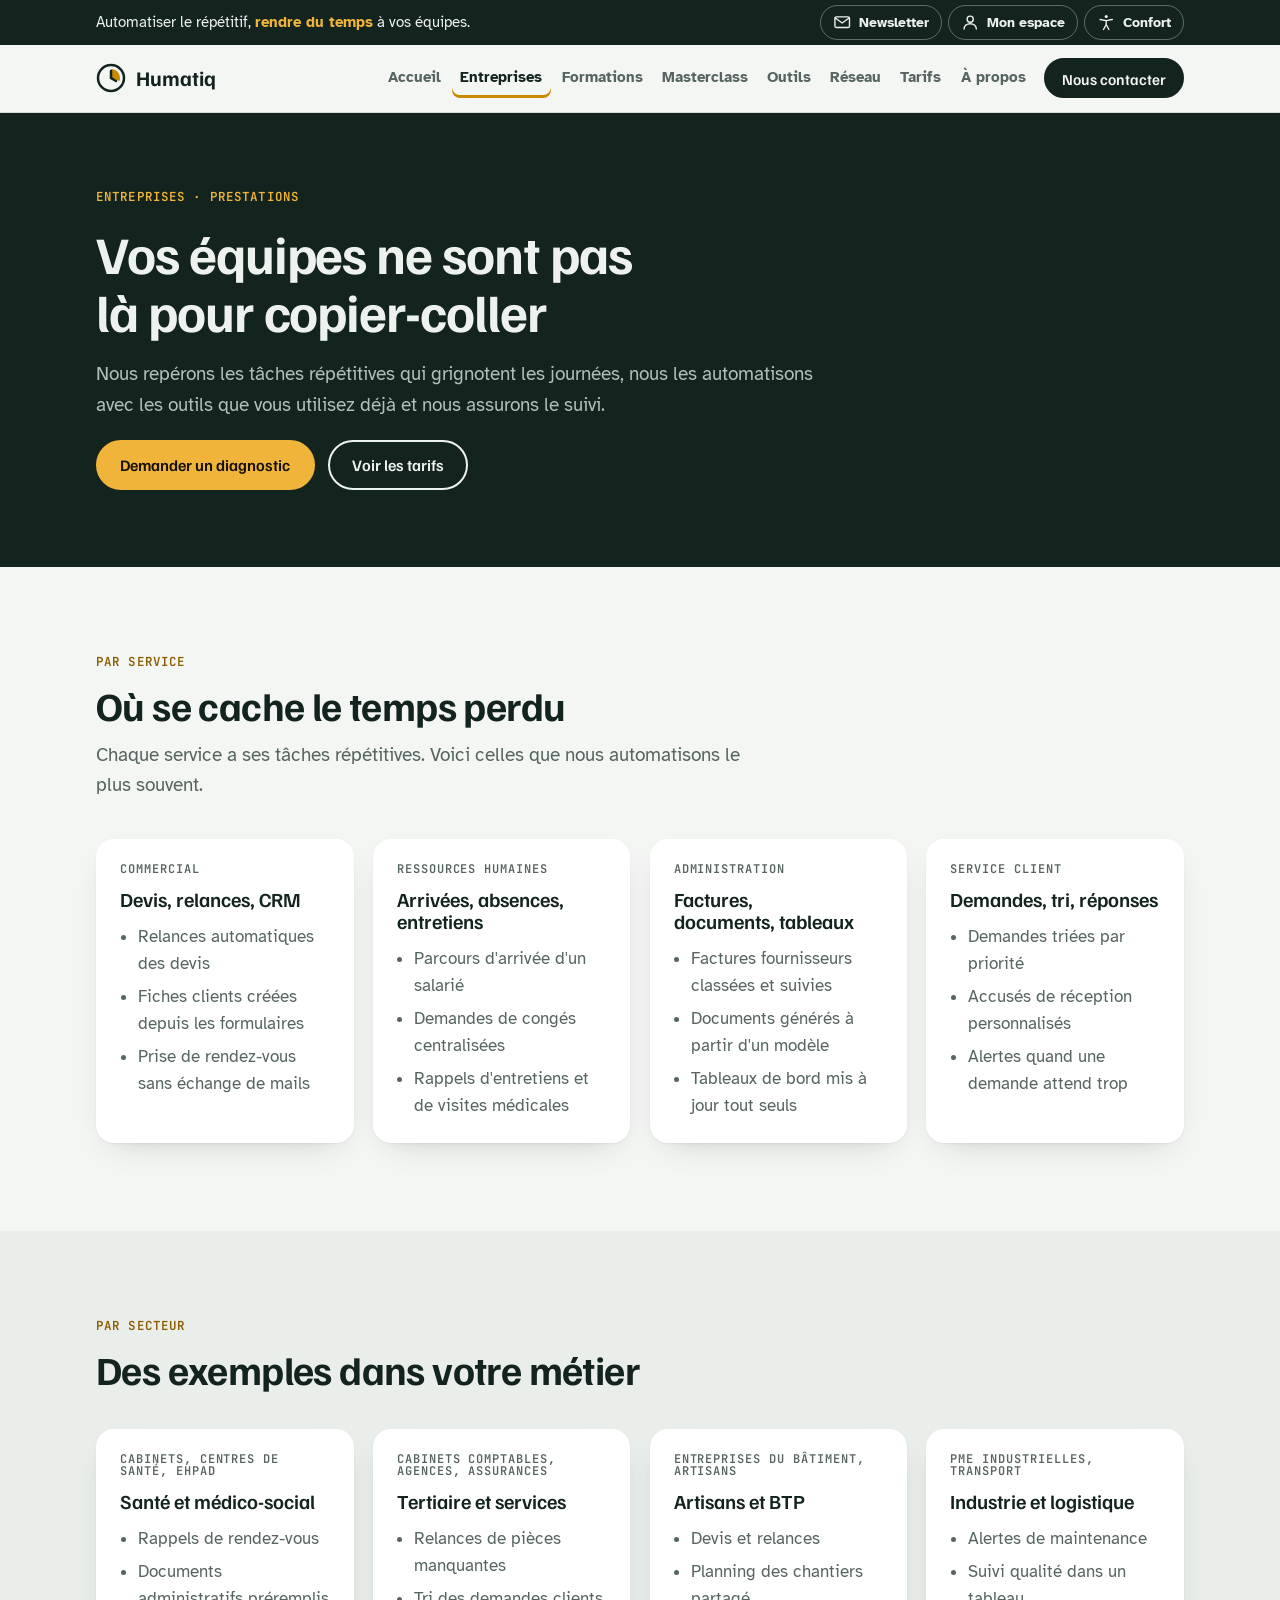
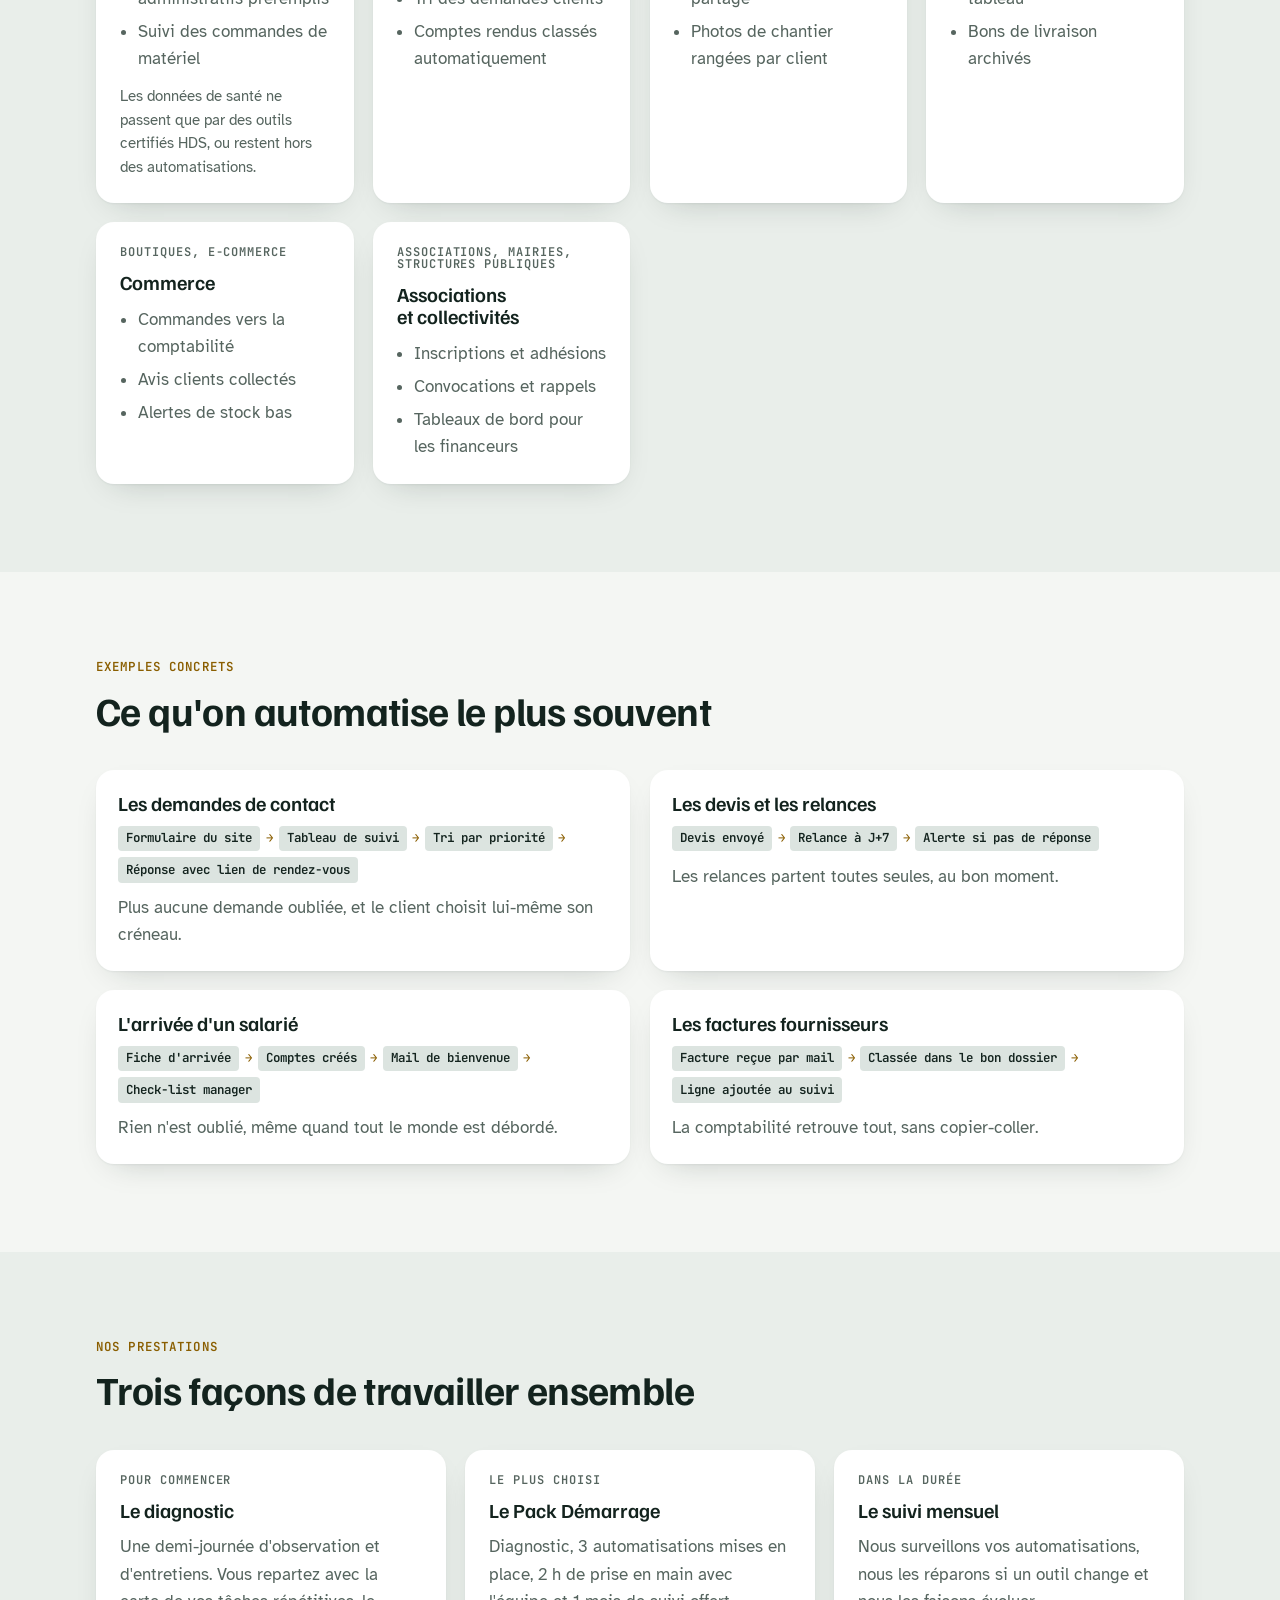
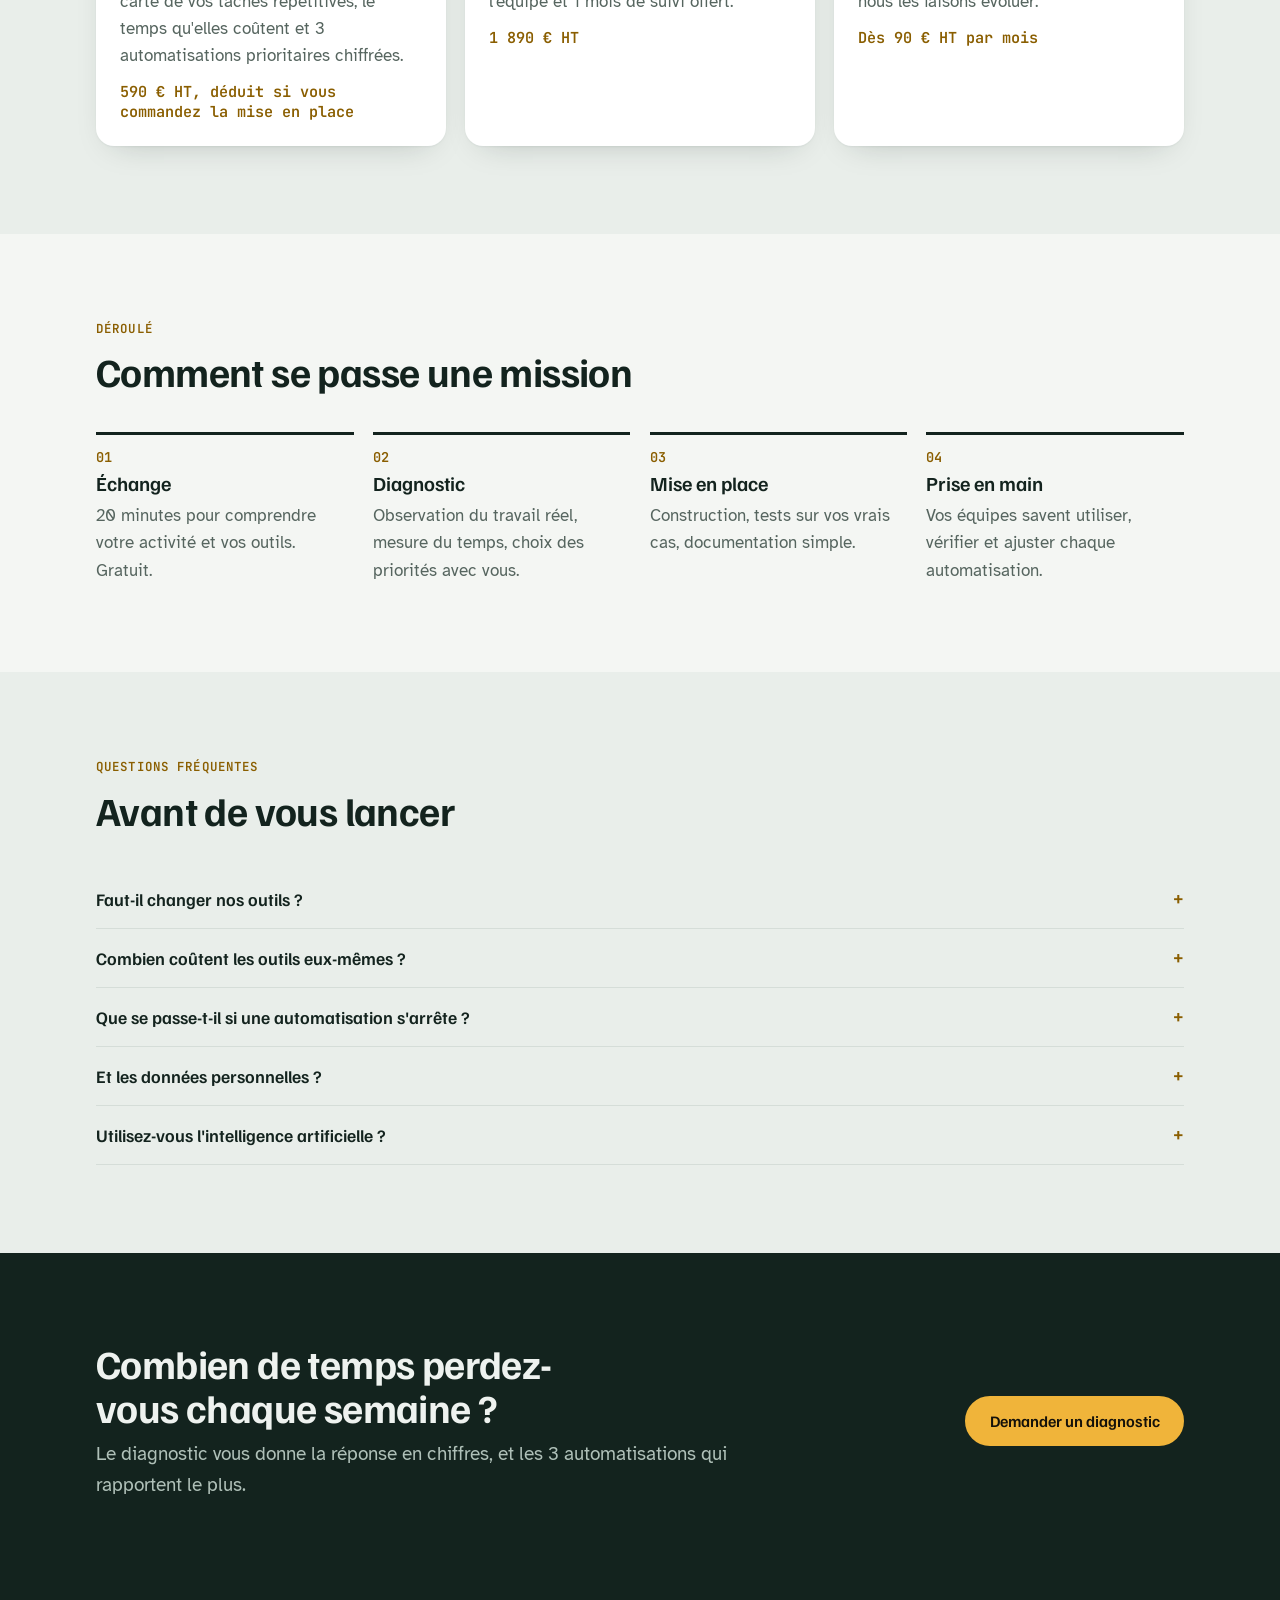
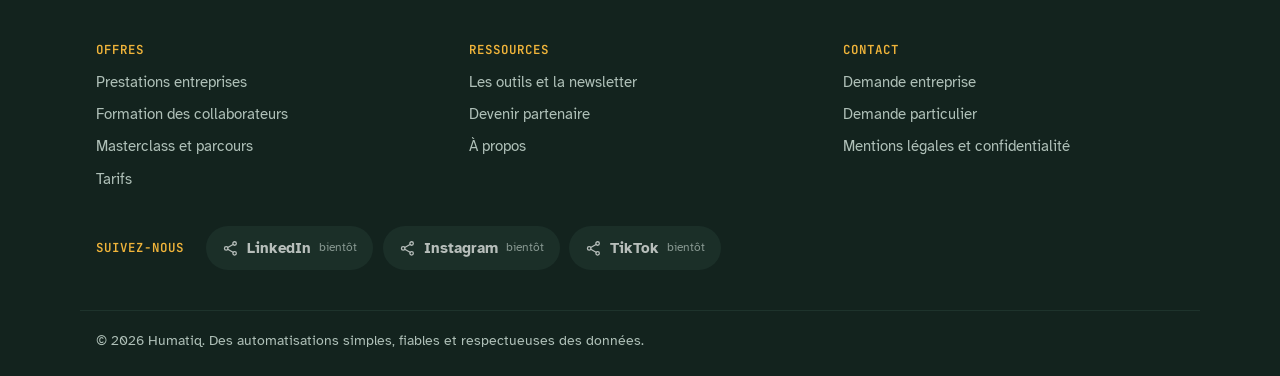
<file: TempsRendu/entreprises.html>
<!doctype html>
<html lang="fr">
<head>
<meta charset="utf-8">
<meta name="viewport" content="width=device-width, initial-scale=1, viewport-fit=cover">
<title>Prestations entreprises · Humatiq</title>
<meta name="description" content="Diagnostic des tâches répétitives, mise en place d'automatisations avec vos outils et suivi mensuel, pour TPE, PME et indépendants.">
<meta property="og:title" content="Prestations entreprises · Humatiq">
<meta property="og:description" content="Diagnostic des tâches répétitives, mise en place d'automatisations avec vos outils et suivi mensuel, pour TPE, PME et indépendants.">
<meta property="og:locale" content="fr_FR">
<meta property="og:site_name" content="Humatiq">
<meta name="theme-color" content="#13231E">
<meta name="forms-endpoint" content="">
<script>try{var c=JSON.parse(localStorage.getItem('tr-confort')||'{}');for(var k in c){if(c[k])document.documentElement.setAttribute('data-'+k,c[k]);}}catch(e){}</script>
<link rel="icon" href="favicon.svg" type="image/svg+xml">
<link rel="preconnect" href="https://fonts.googleapis.com"><link rel="preconnect" href="https://fonts.gstatic.com" crossorigin>
<link rel="stylesheet" href="https://fonts.googleapis.com/css2?family=Familjen+Grotesk:wght@500;600;700&family=Atkinson+Hyperlegible:ital,wght@0,400;0,700;1,400&family=JetBrains+Mono:wght@400;600&display=swap">
<link rel="stylesheet" href="assets/css/style.css">
</head>
<body>
<a class="skip" href="#contenu">Aller au contenu</a>
<div class="topline"><div class="wrap topline-row"><div class="ticker" aria-label="Annonces">
  <p class="tick on">Automatiser le répétitif, <b>rendre du temps</b> à vos équipes.</p>
  <p class="tick"><b>Nouveau</b> · Masterclass « Ma première automatisation » : <a href="masterclass.html">voir les dates</a></p>
  <p class="tick"><b>Bientôt</b> · votre espace apprenant : supports, replays et visios</p>
  </div>
  <div class="top-actions">
  <div class="pop">
    <button class="top-btn" id="nl-toggle" type="button" aria-expanded="false" aria-controls="nl-panel"><svg viewBox="0 0 24 24" aria-hidden="true"><rect x="2.5" y="5" width="19" height="14" rx="2"/><path d="M3 6.5l9 6.5 9-6.5"/></svg><span>Newsletter</span></button>
    <div class="pop-panel" id="nl-panel" hidden>
      <p class="pop-title">La newsletter des outils</p>
      <p class="muted">Un outil et un cas concret tous les quinze jours. Gratuite, désinscription en un clic.</p>
      <form class="stack-form" data-form="newsletter" data-success="Merci, vous recevrez le prochain numéro.">
        <label for="top-mail">Votre e-mail</label>
        <input id="top-mail" name="email" type="email" required autocomplete="email">
        <button class="btn" type="submit">S'inscrire</button>
        <p class="msg" data-msg hidden role="status"></p>
      </form>
    </div>
  </div>
  <a class="top-btn" href="espace.html"><svg viewBox="0 0 24 24" aria-hidden="true"><circle cx="12" cy="8" r="4"/><path d="M4 21c0-4.4 3.6-7 8-7s8 2.6 8 7"/></svg><span>Mon espace</span></a>
  <div class="comfort">
    <button class="top-btn" id="comfort-toggle" type="button" aria-expanded="false" aria-controls="comfort-panel"><svg viewBox="0 0 24 24" aria-hidden="true"><circle cx="12" cy="4.5" r="2"/><path d="M4 8.5l8 1.5 8-1.5M12 10v5m0 0l-3.5 6.5M12 15l3.5 6.5"/></svg><span>Confort</span></button>
    <div class="comfort-panel" id="comfort-panel" hidden>
      <p class="comfort-title">Confort de lecture</p>
      <fieldset><legend>Taille du texte</legend><div class="seg"><button type="button" data-set="text" data-val="">A</button><button type="button" data-set="text" data-val="lg">A+</button><button type="button" data-set="text" data-val="xl">A++</button></div></fieldset>
      <fieldset><legend>Espacement</legend><div class="seg"><button type="button" data-set="spacing" data-val="">Standard</button><button type="button" data-set="spacing" data-val="wide">Aéré</button></div></fieldset>
      <fieldset><legend>Animations</legend><div class="seg"><button type="button" data-set="motion" data-val="">Activées</button><button type="button" data-set="motion" data-val="off">Désactivées</button></div></fieldset>
      <fieldset><legend>Contraste</legend><div class="seg"><button type="button" data-set="contrast" data-val="">Standard</button><button type="button" data-set="contrast" data-val="high">Renforcé</button></div></fieldset>
    </div>
  </div>
  </div>
</div></div>
<header class="site-header">
  <div class="wrap header-row">
    <a class="brand" href="index.html" aria-label="Humatiq, accueil"><svg width="30" height="30" viewBox="0 0 30 30" aria-hidden="true"><circle cx="15" cy="15" r="13" fill="none" stroke="currentColor" stroke-width="2.5"/><path d="M15 15 L15 6 A9 9 0 0 1 23.5 18 Z" fill="var(--accent)"/><path d="M15 8v7l5 3" fill="none" stroke="currentColor" stroke-width="2.5" stroke-linecap="round"/></svg><span>Humatiq</span></a>
    <button class="nav-toggle" id="nav-toggle" aria-expanded="false" aria-controls="site-nav">Menu</button>
    <nav class="site-nav" id="site-nav" aria-label="Navigation principale"><a href="index.html">Accueil</a><a href="entreprises.html" aria-current="page">Entreprises</a><a href="formations.html">Formations</a><a href="masterclass.html">Masterclass</a><a href="outils.html">Outils</a><a href="reseau.html">Réseau</a><a href="tarifs.html">Tarifs</a><a href="a-propos.html">À propos</a><a class="btn small" href="contact.html">Nous contacter</a></nav>
  </div>
</header>
<main id="contenu">
<section class="page-hero band-night"><div class="wrap"><div class="hero-copy">
      <p class="eyebrow">Entreprises · Prestations</p>
      <h1>Vos équipes ne sont pas là pour copier-coller</h1>
      <p class="lead">Nous repérons les tâches répétitives qui grignotent les journées, nous les automatisons avec les outils que vous utilisez déjà et nous assurons le suivi.</p>
      <div class="row"><a class="btn amber" href="contact.html#entreprise">Demander un diagnostic</a><a class="btn ghost" href="tarifs.html#entreprises">Voir les tarifs</a></div>
    </div></div></section>
<section>
<div class="wrap">
  <div class="head"><p class="eyebrow">Par service</p><h2>Où se cache le temps perdu</h2><p class="lead">Chaque service a ses tâches répétitives. Voici celles que nous automatisons le plus souvent.</p></div>
  <div class="cards">
    <div class="card"><p class="who">Commercial</p><h3>Devis, relances, CRM</h3><ul class="muted"><li>Relances automatiques des devis</li><li>Fiches clients créées depuis les formulaires</li><li>Prise de rendez-vous sans échange de mails</li></ul></div>
    <div class="card"><p class="who">Ressources humaines</p><h3>Arrivées, absences, entretiens</h3><ul class="muted"><li>Parcours d'arrivée d'un salarié</li><li>Demandes de congés centralisées</li><li>Rappels d'entretiens et de visites médicales</li></ul></div>
    <div class="card"><p class="who">Administration</p><h3>Factures, documents, tableaux</h3><ul class="muted"><li>Factures fournisseurs classées et suivies</li><li>Documents générés à partir d'un modèle</li><li>Tableaux de bord mis à jour tout seuls</li></ul></div>
    <div class="card"><p class="who">Service client</p><h3>Demandes, tri, réponses</h3><ul class="muted"><li>Demandes triées par priorité</li><li>Accusés de réception personnalisés</li><li>Alertes quand une demande attend trop</li></ul></div>
  </div>
</div>
</section>

<section class="band-soft" id="secteurs">
<div class="wrap">
  <div class="head"><p class="eyebrow">Par secteur</p><h2>Des exemples dans votre métier</h2></div>
  <div class="cards"><div class="card"><p class="who">Cabinets, centres de santé, EHPAD</p><h3>Santé et médico-social</h3><ul class="muted"><li>Rappels de rendez-vous</li><li>Documents administratifs préremplis</li><li>Suivi des commandes de matériel</li></ul><p class="note" style="margin:0">Les données de santé ne passent que par des outils certifiés HDS, ou restent hors des automatisations.</p></div><div class="card"><p class="who">Cabinets comptables, agences, assurances</p><h3>Tertiaire et services</h3><ul class="muted"><li>Relances de pièces manquantes</li><li>Tri des demandes clients</li><li>Comptes rendus classés automatiquement</li></ul></div><div class="card"><p class="who">Entreprises du bâtiment, artisans</p><h3>Artisans et BTP</h3><ul class="muted"><li>Devis et relances</li><li>Planning des chantiers partagé</li><li>Photos de chantier rangées par client</li></ul></div><div class="card"><p class="who">PME industrielles, transport</p><h3>Industrie et logistique</h3><ul class="muted"><li>Alertes de maintenance</li><li>Suivi qualité dans un tableau</li><li>Bons de livraison archivés</li></ul></div><div class="card"><p class="who">Boutiques, e-commerce</p><h3>Commerce</h3><ul class="muted"><li>Commandes vers la comptabilité</li><li>Avis clients collectés</li><li>Alertes de stock bas</li></ul></div><div class="card"><p class="who">Associations, mairies, structures publiques</p><h3>Associations et collectivités</h3><ul class="muted"><li>Inscriptions et adhésions</li><li>Convocations et rappels</li><li>Tableaux de bord pour les financeurs</li></ul></div></div>
</div>
</section>

<section>
<div class="wrap">
  <div class="head"><p class="eyebrow">Exemples concrets</p><h2>Ce qu'on automatise le plus souvent</h2></div>
  <div class="examples">
    <div class="example"><h3>Les demandes de contact</h3><div class="chain"><span>Formulaire du site</span><span class="arrow">→</span><span>Tableau de suivi</span><span class="arrow">→</span><span>Tri par priorité</span><span class="arrow">→</span><span>Réponse avec lien de rendez-vous</span></div><p class="muted">Plus aucune demande oubliée, et le client choisit lui-même son créneau.</p></div>
    <div class="example"><h3>Les devis et les relances</h3><div class="chain"><span>Devis envoyé</span><span class="arrow">→</span><span>Relance à J+7</span><span class="arrow">→</span><span>Alerte si pas de réponse</span></div><p class="muted">Les relances partent toutes seules, au bon moment.</p></div>
    <div class="example"><h3>L'arrivée d'un salarié</h3><div class="chain"><span>Fiche d'arrivée</span><span class="arrow">→</span><span>Comptes créés</span><span class="arrow">→</span><span>Mail de bienvenue</span><span class="arrow">→</span><span>Check-list manager</span></div><p class="muted">Rien n'est oublié, même quand tout le monde est débordé.</p></div>
    <div class="example"><h3>Les factures fournisseurs</h3><div class="chain"><span>Facture reçue par mail</span><span class="arrow">→</span><span>Classée dans le bon dossier</span><span class="arrow">→</span><span>Ligne ajoutée au suivi</span></div><p class="muted">La comptabilité retrouve tout, sans copier-coller.</p></div>
  </div>
</div>
</section>

<section class="band-soft">
<div class="wrap">
  <div class="head"><p class="eyebrow">Nos prestations</p><h2>Trois façons de travailler ensemble</h2></div>
  <div class="cards">
    <div class="card"><p class="who">Pour commencer</p><h3>Le diagnostic</h3><p class="muted">Une demi-journée d'observation et d'entretiens. Vous repartez avec la carte de vos tâches répétitives, le temps qu'elles coûtent et 3 automatisations prioritaires chiffrées.</p><p class="from">590 € HT, déduit si vous commandez la mise en place</p></div>
    <div class="card"><p class="who">Le plus choisi</p><h3>Le Pack Démarrage</h3><p class="muted">Diagnostic, 3 automatisations mises en place, 2 h de prise en main avec l'équipe et 1 mois de suivi offert.</p><p class="from">1 890 € HT</p></div>
    <div class="card"><p class="who">Dans la durée</p><h3>Le suivi mensuel</h3><p class="muted">Nous surveillons vos automatisations, nous les réparons si un outil change et nous les faisons évoluer.</p><p class="from">Dès 90 € HT par mois</p></div>
  </div>
</div>
</section>

<section>
<div class="wrap">
  <div class="head"><p class="eyebrow">Déroulé</p><h2>Comment se passe une mission</h2></div>
  <ol class="steps">
    <li><h3>Échange</h3><p class="muted">20 minutes pour comprendre votre activité et vos outils. Gratuit.</p></li>
    <li><h3>Diagnostic</h3><p class="muted">Observation du travail réel, mesure du temps, choix des priorités avec vous.</p></li>
    <li><h3>Mise en place</h3><p class="muted">Construction, tests sur vos vrais cas, documentation simple.</p></li>
    <li><h3>Prise en main</h3><p class="muted">Vos équipes savent utiliser, vérifier et ajuster chaque automatisation.</p></li>
  </ol>
</div>
</section>

<section class="band-soft">
<div class="wrap">
  <div class="head"><p class="eyebrow">Questions fréquentes</p><h2>Avant de vous lancer</h2></div>
  <details><summary>Faut-il changer nos outils ?</summary><p>Non. Nous partons de ce que vous utilisez déjà : Google, Microsoft, votre logiciel de facturation, votre CRM. Nous ajoutons seulement l'outil d'orchestration qui les relie.</p></details>
  <details><summary>Combien coûtent les outils eux-mêmes ?</summary><p>Beaucoup proposent une offre gratuite suffisante pour démarrer. Au-delà, comptez souvent quelques dizaines d'euros par mois. Le diagnostic chiffre ces abonnements avant toute décision.</p></details>
  <details><summary>Que se passe-t-il si une automatisation s'arrête ?</summary><p>Avec le suivi mensuel, nous surveillons vos flux et nous les réparons. Sans suivi, vos équipes sont formées pour repérer et corriger les erreurs simples.</p></details>
  <details><summary>Et les données personnelles ?</summary><p>Nous appliquons la minimisation : seules les données nécessaires circulent. Nous privilégions les outils hébergés en Europe et nous vous aidons à mettre à jour votre registre RGPD.</p></details>
  <details><summary>Utilisez-vous l'intelligence artificielle ?</summary><p>Seulement quand elle apporte quelque chose qu'une règle simple ne peut pas faire, par exemple lire des mails rédigés librement. Dans la plupart des cas, des règles claires sont plus fiables, moins chères et plus faciles à maintenir.</p></details>
</div>
</section>
<section class="band-night"><div class="wrap cta"><div><h2>Combien de temps perdez-vous chaque semaine ?</h2><p class="lead">Le diagnostic vous donne la réponse en chiffres, et les 3 automatisations qui rapportent le plus.</p></div><div class="row"><a class="btn amber" href="contact.html#entreprise">Demander un diagnostic</a></div></div></section>
</main>
<footer class="site-footer">
  <div class="wrap footer-grid">
    <div><p class="footer-title">Offres</p><a href="entreprises.html">Prestations entreprises</a><a href="formations.html">Formation des collaborateurs</a><a href="masterclass.html">Masterclass et parcours</a><a href="tarifs.html">Tarifs</a></div>
    <div><p class="footer-title">Ressources</p><a href="outils.html">Les outils et la newsletter</a><a href="reseau.html">Devenir partenaire</a><a href="a-propos.html">À propos</a></div>
    <div><p class="footer-title">Contact</p><a href="contact.html#entreprise">Demande entreprise</a><a href="contact.html#particulier">Demande particulier</a><a href="mentions-legales.html">Mentions légales et confidentialité</a></div>
  </div>
  <div class="wrap footer-social"><p class="footer-title">Suivez-nous</p><div class="socials"><span class="social soon"><svg viewBox="0 0 24 24" aria-hidden="true"><circle cx="18" cy="5" r="2.5"/><circle cx="6" cy="12" r="2.5"/><circle cx="18" cy="19" r="2.5"/><path d="M8.2 10.8l7.6-4.4M8.2 13.2l7.6 4.4"/></svg><span>LinkedIn</span><small>bientôt</small></span><span class="social soon"><svg viewBox="0 0 24 24" aria-hidden="true"><circle cx="18" cy="5" r="2.5"/><circle cx="6" cy="12" r="2.5"/><circle cx="18" cy="19" r="2.5"/><path d="M8.2 10.8l7.6-4.4M8.2 13.2l7.6 4.4"/></svg><span>Instagram</span><small>bientôt</small></span><span class="social soon"><svg viewBox="0 0 24 24" aria-hidden="true"><circle cx="18" cy="5" r="2.5"/><circle cx="6" cy="12" r="2.5"/><circle cx="18" cy="19" r="2.5"/><path d="M8.2 10.8l7.6-4.4M8.2 13.2l7.6 4.4"/></svg><span>TikTok</span><small>bientôt</small></span></div></div>
  <div class="wrap footer-bottom"><p>© 2026 Humatiq. Des automatisations simples, fiables et respectueuses des données.</p></div>
</footer>
<script src="assets/js/site.js"></script>
</body>
</html>
</file>
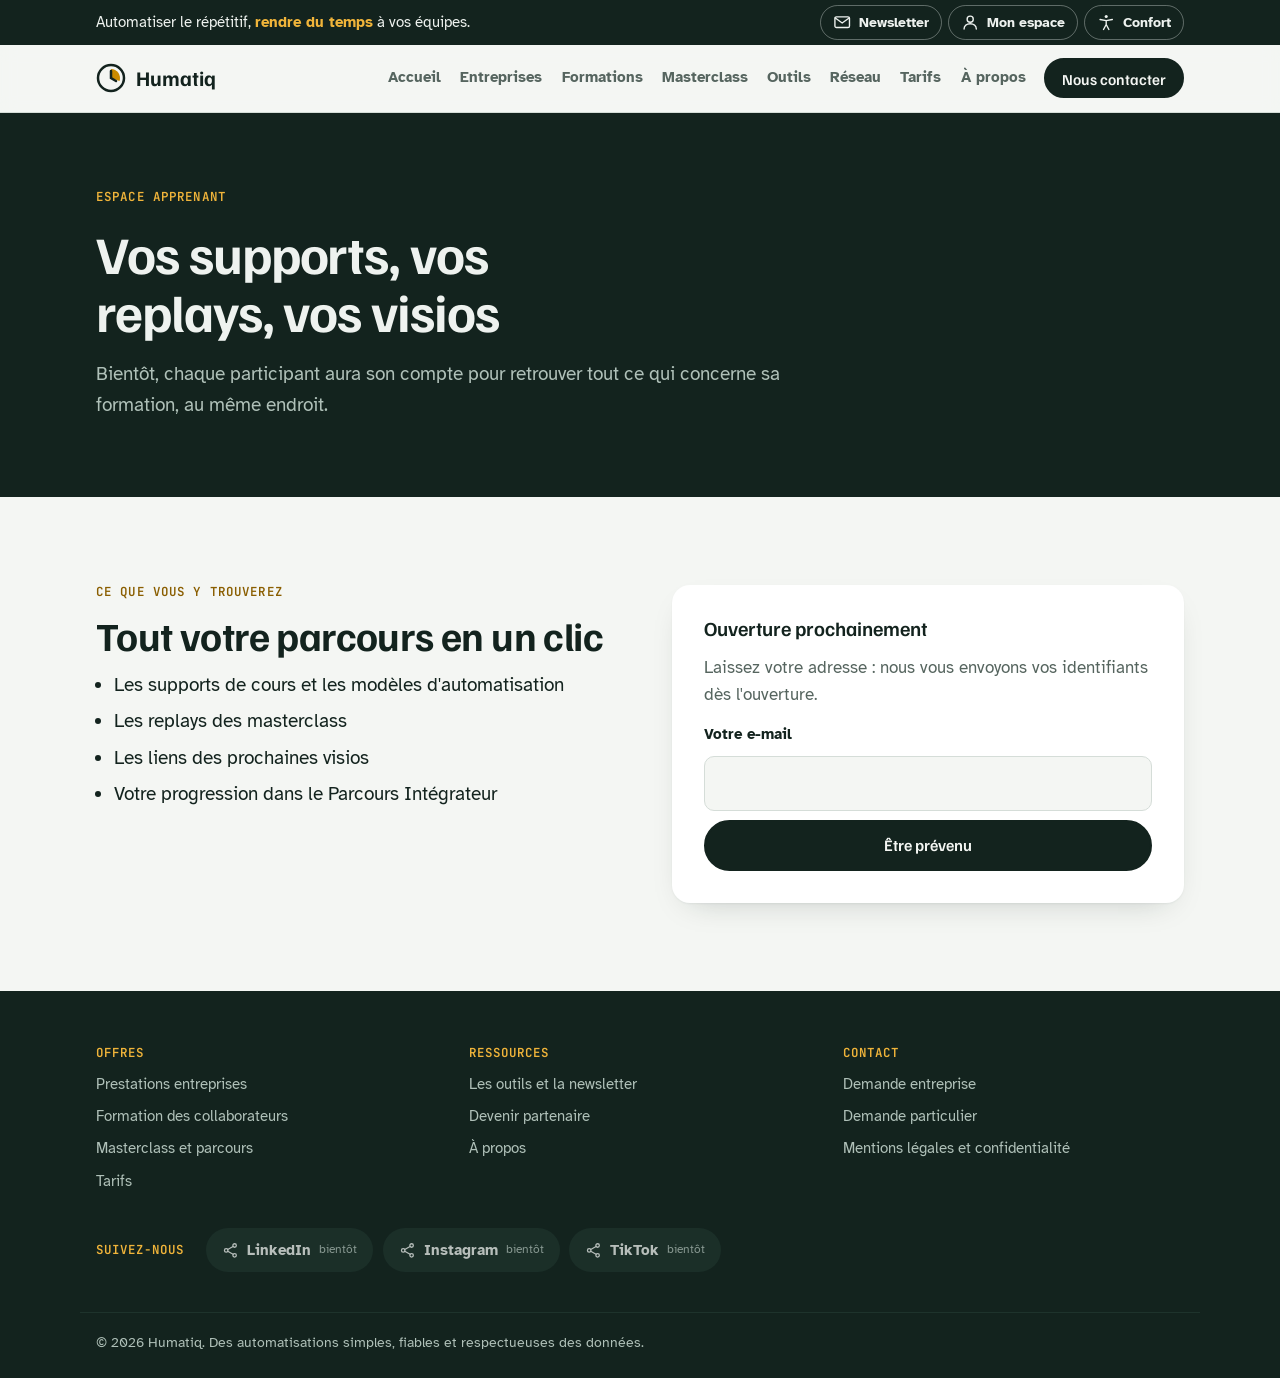
<file: TempsRendu/espace.html>
<!doctype html>
<html lang="fr">
<head>
<meta charset="utf-8">
<meta name="viewport" content="width=device-width, initial-scale=1, viewport-fit=cover">
<title>Mon espace · Humatiq</title>
<meta name="description" content="L'espace apprenant Humatiq : supports de cours, replays et liens des visios, au même endroit.">
<meta property="og:title" content="Mon espace · Humatiq">
<meta property="og:description" content="L'espace apprenant Humatiq : supports de cours, replays et liens des visios, au même endroit.">
<meta property="og:locale" content="fr_FR">
<meta property="og:site_name" content="Humatiq">
<meta name="theme-color" content="#13231E">
<meta name="forms-endpoint" content="">
<script>try{var c=JSON.parse(localStorage.getItem('tr-confort')||'{}');for(var k in c){if(c[k])document.documentElement.setAttribute('data-'+k,c[k]);}}catch(e){}</script>
<link rel="icon" href="favicon.svg" type="image/svg+xml">
<link rel="preconnect" href="https://fonts.googleapis.com"><link rel="preconnect" href="https://fonts.gstatic.com" crossorigin>
<link rel="stylesheet" href="https://fonts.googleapis.com/css2?family=Familjen+Grotesk:wght@500;600;700&family=Atkinson+Hyperlegible:ital,wght@0,400;0,700;1,400&family=JetBrains+Mono:wght@400;600&display=swap">
<link rel="stylesheet" href="assets/css/style.css">
</head>
<body>
<a class="skip" href="#contenu">Aller au contenu</a>
<div class="topline"><div class="wrap topline-row"><div class="ticker" aria-label="Annonces">
  <p class="tick on">Automatiser le répétitif, <b>rendre du temps</b> à vos équipes.</p>
  <p class="tick"><b>Nouveau</b> · Masterclass « Ma première automatisation » : <a href="masterclass.html">voir les dates</a></p>
  <p class="tick"><b>Bientôt</b> · votre espace apprenant : supports, replays et visios</p>
  </div>
  <div class="top-actions">
  <div class="pop">
    <button class="top-btn" id="nl-toggle" type="button" aria-expanded="false" aria-controls="nl-panel"><svg viewBox="0 0 24 24" aria-hidden="true"><rect x="2.5" y="5" width="19" height="14" rx="2"/><path d="M3 6.5l9 6.5 9-6.5"/></svg><span>Newsletter</span></button>
    <div class="pop-panel" id="nl-panel" hidden>
      <p class="pop-title">La newsletter des outils</p>
      <p class="muted">Un outil et un cas concret tous les quinze jours. Gratuite, désinscription en un clic.</p>
      <form class="stack-form" data-form="newsletter" data-success="Merci, vous recevrez le prochain numéro.">
        <label for="top-mail">Votre e-mail</label>
        <input id="top-mail" name="email" type="email" required autocomplete="email">
        <button class="btn" type="submit">S'inscrire</button>
        <p class="msg" data-msg hidden role="status"></p>
      </form>
    </div>
  </div>
  <a class="top-btn" href="espace.html"><svg viewBox="0 0 24 24" aria-hidden="true"><circle cx="12" cy="8" r="4"/><path d="M4 21c0-4.4 3.6-7 8-7s8 2.6 8 7"/></svg><span>Mon espace</span></a>
  <div class="comfort">
    <button class="top-btn" id="comfort-toggle" type="button" aria-expanded="false" aria-controls="comfort-panel"><svg viewBox="0 0 24 24" aria-hidden="true"><circle cx="12" cy="4.5" r="2"/><path d="M4 8.5l8 1.5 8-1.5M12 10v5m0 0l-3.5 6.5M12 15l3.5 6.5"/></svg><span>Confort</span></button>
    <div class="comfort-panel" id="comfort-panel" hidden>
      <p class="comfort-title">Confort de lecture</p>
      <fieldset><legend>Taille du texte</legend><div class="seg"><button type="button" data-set="text" data-val="">A</button><button type="button" data-set="text" data-val="lg">A+</button><button type="button" data-set="text" data-val="xl">A++</button></div></fieldset>
      <fieldset><legend>Espacement</legend><div class="seg"><button type="button" data-set="spacing" data-val="">Standard</button><button type="button" data-set="spacing" data-val="wide">Aéré</button></div></fieldset>
      <fieldset><legend>Animations</legend><div class="seg"><button type="button" data-set="motion" data-val="">Activées</button><button type="button" data-set="motion" data-val="off">Désactivées</button></div></fieldset>
      <fieldset><legend>Contraste</legend><div class="seg"><button type="button" data-set="contrast" data-val="">Standard</button><button type="button" data-set="contrast" data-val="high">Renforcé</button></div></fieldset>
    </div>
  </div>
  </div>
</div></div>
<header class="site-header">
  <div class="wrap header-row">
    <a class="brand" href="index.html" aria-label="Humatiq, accueil"><svg width="30" height="30" viewBox="0 0 30 30" aria-hidden="true"><circle cx="15" cy="15" r="13" fill="none" stroke="currentColor" stroke-width="2.5"/><path d="M15 15 L15 6 A9 9 0 0 1 23.5 18 Z" fill="var(--accent)"/><path d="M15 8v7l5 3" fill="none" stroke="currentColor" stroke-width="2.5" stroke-linecap="round"/></svg><span>Humatiq</span></a>
    <button class="nav-toggle" id="nav-toggle" aria-expanded="false" aria-controls="site-nav">Menu</button>
    <nav class="site-nav" id="site-nav" aria-label="Navigation principale"><a href="index.html">Accueil</a><a href="entreprises.html">Entreprises</a><a href="formations.html">Formations</a><a href="masterclass.html">Masterclass</a><a href="outils.html">Outils</a><a href="reseau.html">Réseau</a><a href="tarifs.html">Tarifs</a><a href="a-propos.html">À propos</a><a class="btn small" href="contact.html">Nous contacter</a></nav>
  </div>
</header>
<main id="contenu">
<section class="page-hero band-night"><div class="wrap"><div class="hero-copy">
      <p class="eyebrow">Espace apprenant</p>
      <h1>Vos supports, vos replays, vos visios</h1>
      <p class="lead">Bientôt, chaque participant aura son compte pour retrouver tout ce qui concerne sa formation, au même endroit.</p>
      
    </div></div></section>
<section>
<div class="wrap split2">
  <div class="head" style="margin:0"><p class="eyebrow">Ce que vous y trouverez</p><h2>Tout votre parcours en un clic</h2>
    <ul class="ticks lead" style="color:var(--ink)">
      <li>Les supports de cours et les modèles d'automatisation</li>
      <li>Les replays des masterclass</li>
      <li>Les liens des prochaines visios</li>
      <li>Votre progression dans le Parcours Intégrateur</li>
    </ul>
  </div>
  <div class="panel">
    <h3>Ouverture prochainement</h3>
    <p class="muted">Laissez votre adresse : nous vous envoyons vos identifiants dès l'ouverture.</p>
    <form class="stack-form" data-form="espace" data-success="Merci, nous vous écrirons dès l'ouverture de l'espace.">
      <label for="esp-mail">Votre e-mail</label>
      <input id="esp-mail" name="email" type="email" required autocomplete="email">
      <button class="btn" type="submit">Être prévenu</button>
      <p class="msg" data-msg hidden role="status"></p>
    </form>
  </div>
</div>
</section>

</main>
<footer class="site-footer">
  <div class="wrap footer-grid">
    <div><p class="footer-title">Offres</p><a href="entreprises.html">Prestations entreprises</a><a href="formations.html">Formation des collaborateurs</a><a href="masterclass.html">Masterclass et parcours</a><a href="tarifs.html">Tarifs</a></div>
    <div><p class="footer-title">Ressources</p><a href="outils.html">Les outils et la newsletter</a><a href="reseau.html">Devenir partenaire</a><a href="a-propos.html">À propos</a></div>
    <div><p class="footer-title">Contact</p><a href="contact.html#entreprise">Demande entreprise</a><a href="contact.html#particulier">Demande particulier</a><a href="mentions-legales.html">Mentions légales et confidentialité</a></div>
  </div>
  <div class="wrap footer-social"><p class="footer-title">Suivez-nous</p><div class="socials"><span class="social soon"><svg viewBox="0 0 24 24" aria-hidden="true"><circle cx="18" cy="5" r="2.5"/><circle cx="6" cy="12" r="2.5"/><circle cx="18" cy="19" r="2.5"/><path d="M8.2 10.8l7.6-4.4M8.2 13.2l7.6 4.4"/></svg><span>LinkedIn</span><small>bientôt</small></span><span class="social soon"><svg viewBox="0 0 24 24" aria-hidden="true"><circle cx="18" cy="5" r="2.5"/><circle cx="6" cy="12" r="2.5"/><circle cx="18" cy="19" r="2.5"/><path d="M8.2 10.8l7.6-4.4M8.2 13.2l7.6 4.4"/></svg><span>Instagram</span><small>bientôt</small></span><span class="social soon"><svg viewBox="0 0 24 24" aria-hidden="true"><circle cx="18" cy="5" r="2.5"/><circle cx="6" cy="12" r="2.5"/><circle cx="18" cy="19" r="2.5"/><path d="M8.2 10.8l7.6-4.4M8.2 13.2l7.6 4.4"/></svg><span>TikTok</span><small>bientôt</small></span></div></div>
  <div class="wrap footer-bottom"><p>© 2026 Humatiq. Des automatisations simples, fiables et respectueuses des données.</p></div>
</footer>
<script src="assets/js/site.js"></script>
</body>
</html>
</file>
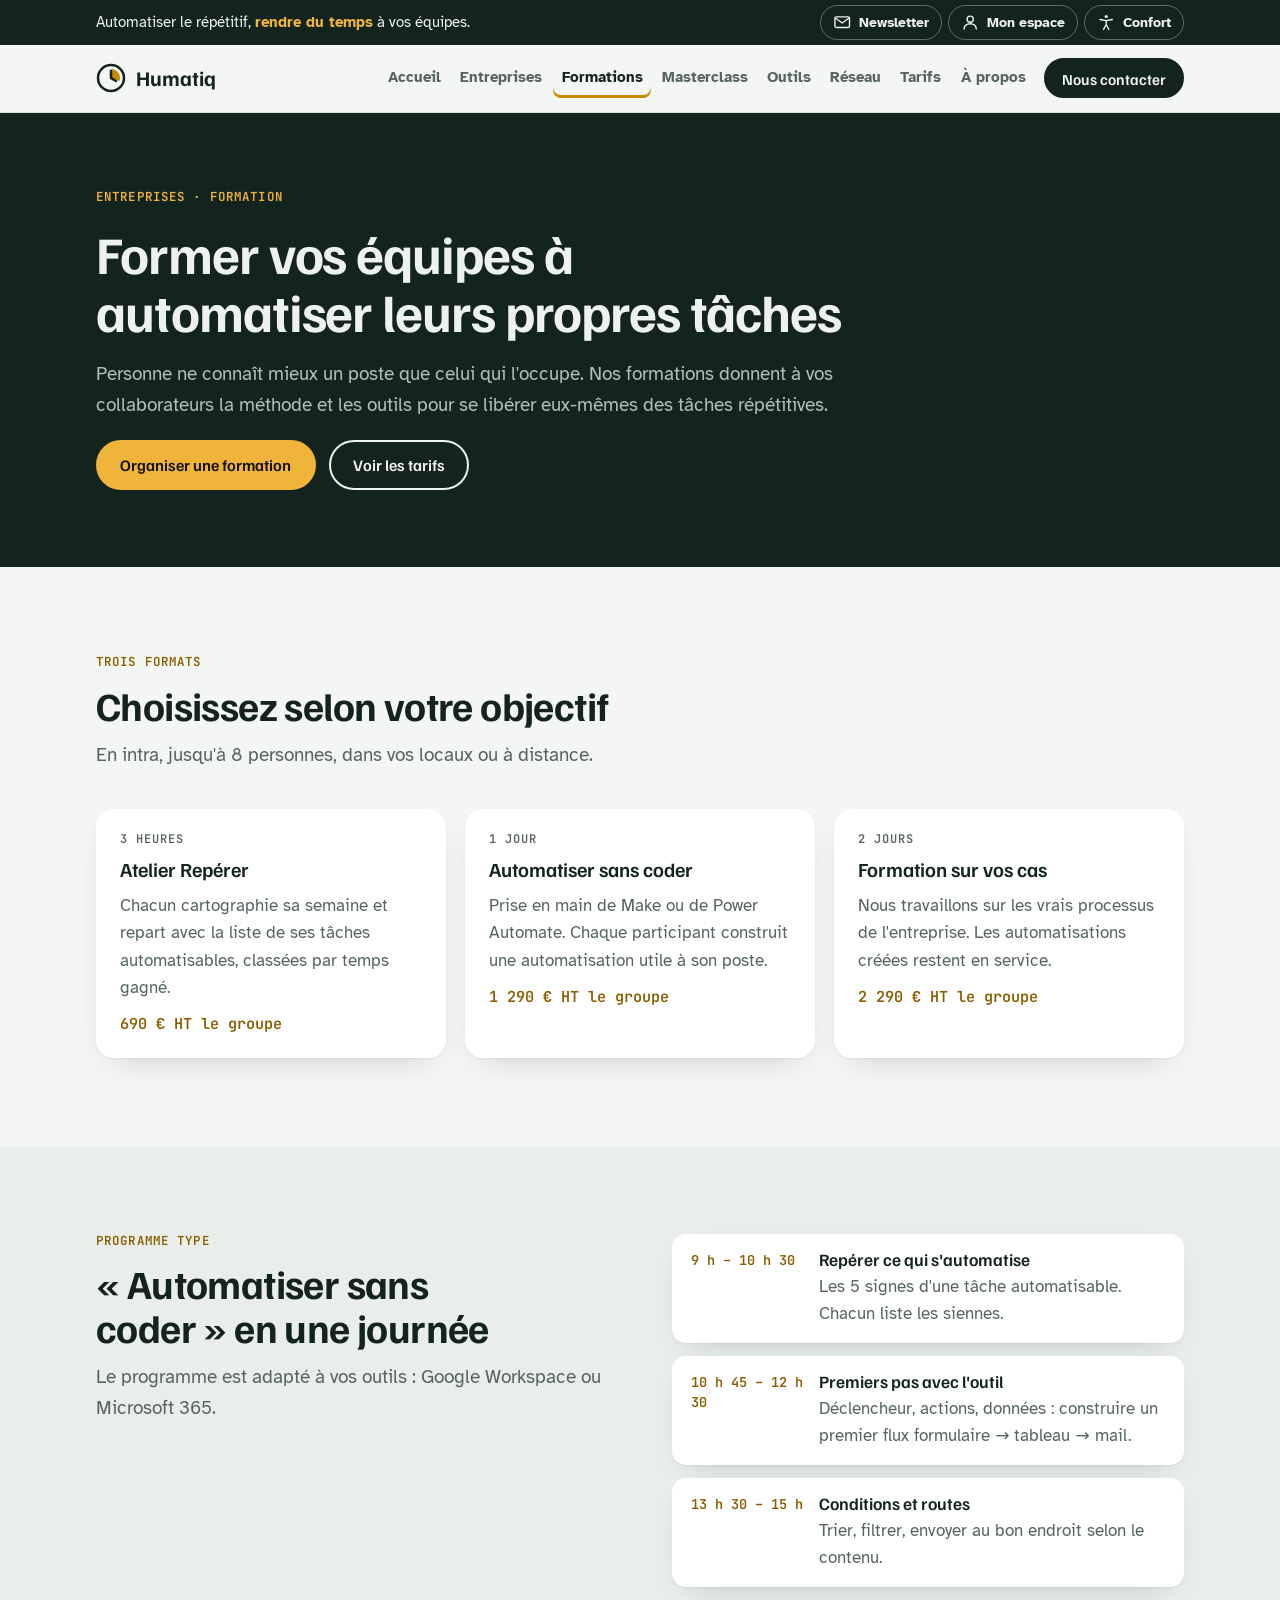
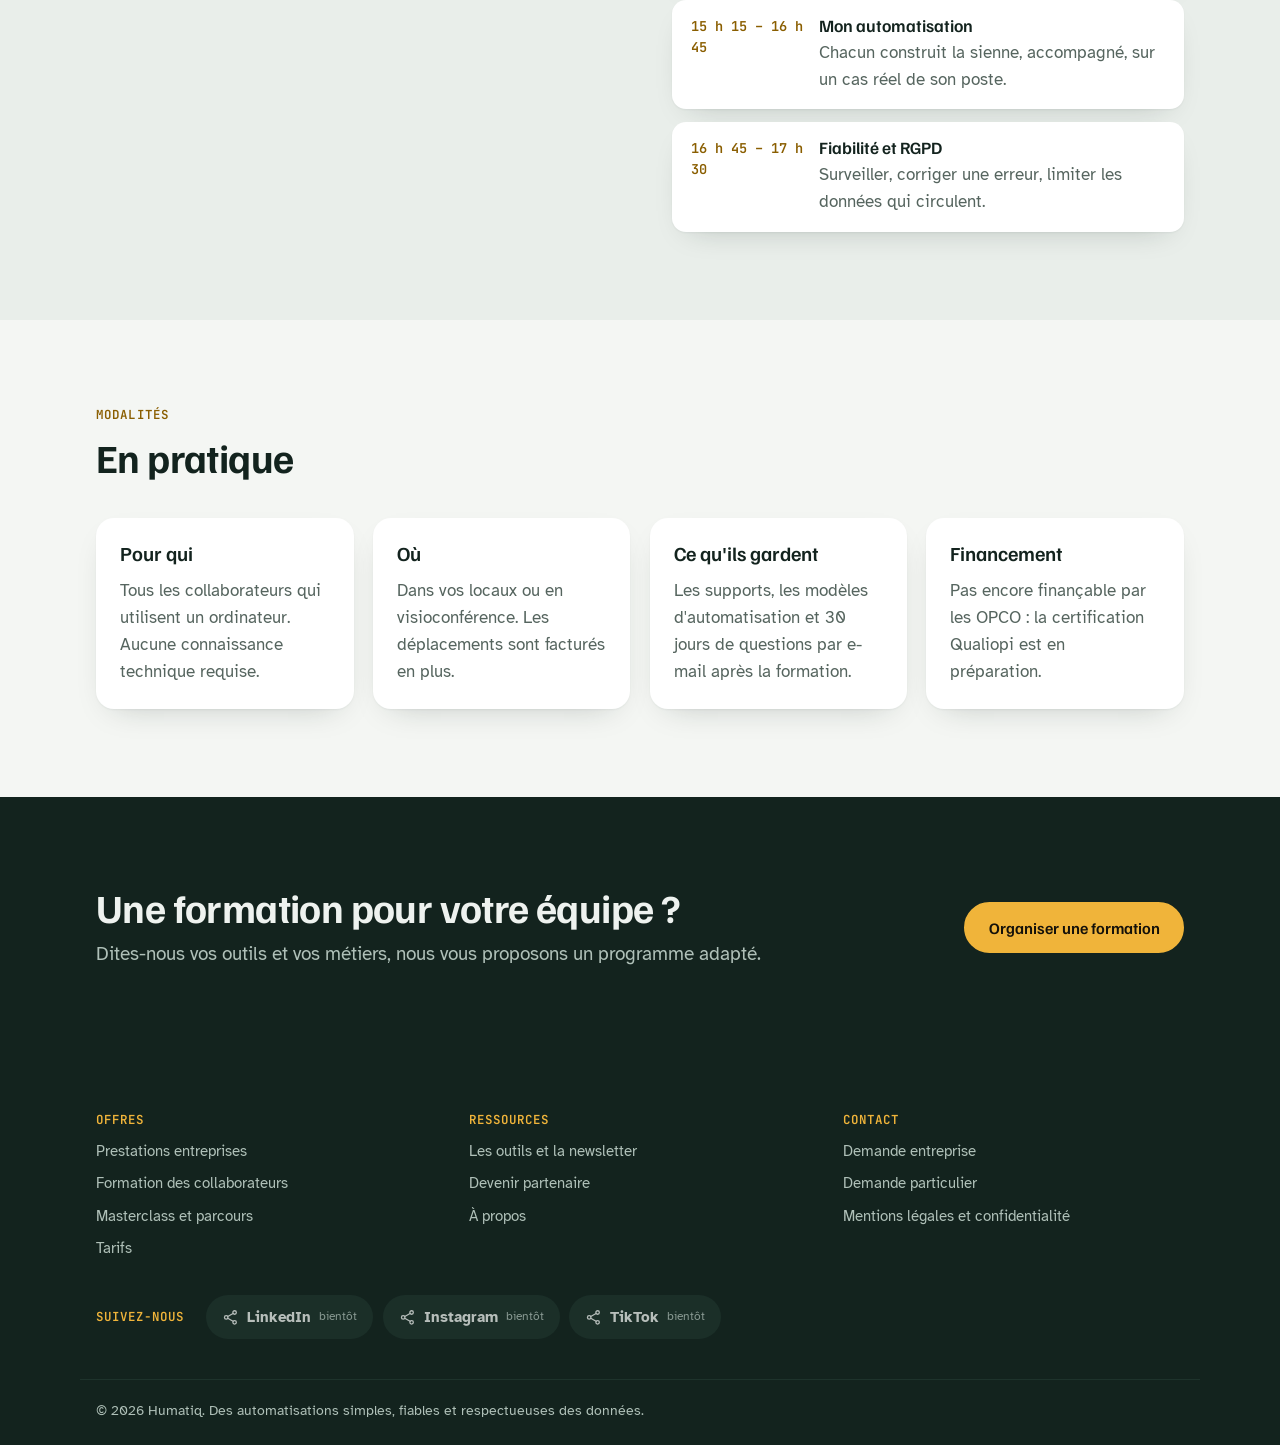
<file: TempsRendu/formations.html>
<!doctype html>
<html lang="fr">
<head>
<meta charset="utf-8">
<meta name="viewport" content="width=device-width, initial-scale=1, viewport-fit=cover">
<title>Formation des collaborateurs · Humatiq</title>
<meta name="description" content="Formations intra-entreprise pour apprendre à repérer et automatiser les tâches répétitives : atelier de 3 h, formation d'1 ou 2 jours.">
<meta property="og:title" content="Formation des collaborateurs · Humatiq">
<meta property="og:description" content="Formations intra-entreprise pour apprendre à repérer et automatiser les tâches répétitives : atelier de 3 h, formation d'1 ou 2 jours.">
<meta property="og:locale" content="fr_FR">
<meta property="og:site_name" content="Humatiq">
<meta name="theme-color" content="#13231E">
<meta name="forms-endpoint" content="">
<script>try{var c=JSON.parse(localStorage.getItem('tr-confort')||'{}');for(var k in c){if(c[k])document.documentElement.setAttribute('data-'+k,c[k]);}}catch(e){}</script>
<link rel="icon" href="favicon.svg" type="image/svg+xml">
<link rel="preconnect" href="https://fonts.googleapis.com"><link rel="preconnect" href="https://fonts.gstatic.com" crossorigin>
<link rel="stylesheet" href="https://fonts.googleapis.com/css2?family=Familjen+Grotesk:wght@500;600;700&family=Atkinson+Hyperlegible:ital,wght@0,400;0,700;1,400&family=JetBrains+Mono:wght@400;600&display=swap">
<link rel="stylesheet" href="assets/css/style.css">
</head>
<body>
<a class="skip" href="#contenu">Aller au contenu</a>
<div class="topline"><div class="wrap topline-row"><div class="ticker" aria-label="Annonces">
  <p class="tick on">Automatiser le répétitif, <b>rendre du temps</b> à vos équipes.</p>
  <p class="tick"><b>Nouveau</b> · Masterclass « Ma première automatisation » : <a href="masterclass.html">voir les dates</a></p>
  <p class="tick"><b>Bientôt</b> · votre espace apprenant : supports, replays et visios</p>
  </div>
  <div class="top-actions">
  <div class="pop">
    <button class="top-btn" id="nl-toggle" type="button" aria-expanded="false" aria-controls="nl-panel"><svg viewBox="0 0 24 24" aria-hidden="true"><rect x="2.5" y="5" width="19" height="14" rx="2"/><path d="M3 6.5l9 6.5 9-6.5"/></svg><span>Newsletter</span></button>
    <div class="pop-panel" id="nl-panel" hidden>
      <p class="pop-title">La newsletter des outils</p>
      <p class="muted">Un outil et un cas concret tous les quinze jours. Gratuite, désinscription en un clic.</p>
      <form class="stack-form" data-form="newsletter" data-success="Merci, vous recevrez le prochain numéro.">
        <label for="top-mail">Votre e-mail</label>
        <input id="top-mail" name="email" type="email" required autocomplete="email">
        <button class="btn" type="submit">S'inscrire</button>
        <p class="msg" data-msg hidden role="status"></p>
      </form>
    </div>
  </div>
  <a class="top-btn" href="espace.html"><svg viewBox="0 0 24 24" aria-hidden="true"><circle cx="12" cy="8" r="4"/><path d="M4 21c0-4.4 3.6-7 8-7s8 2.6 8 7"/></svg><span>Mon espace</span></a>
  <div class="comfort">
    <button class="top-btn" id="comfort-toggle" type="button" aria-expanded="false" aria-controls="comfort-panel"><svg viewBox="0 0 24 24" aria-hidden="true"><circle cx="12" cy="4.5" r="2"/><path d="M4 8.5l8 1.5 8-1.5M12 10v5m0 0l-3.5 6.5M12 15l3.5 6.5"/></svg><span>Confort</span></button>
    <div class="comfort-panel" id="comfort-panel" hidden>
      <p class="comfort-title">Confort de lecture</p>
      <fieldset><legend>Taille du texte</legend><div class="seg"><button type="button" data-set="text" data-val="">A</button><button type="button" data-set="text" data-val="lg">A+</button><button type="button" data-set="text" data-val="xl">A++</button></div></fieldset>
      <fieldset><legend>Espacement</legend><div class="seg"><button type="button" data-set="spacing" data-val="">Standard</button><button type="button" data-set="spacing" data-val="wide">Aéré</button></div></fieldset>
      <fieldset><legend>Animations</legend><div class="seg"><button type="button" data-set="motion" data-val="">Activées</button><button type="button" data-set="motion" data-val="off">Désactivées</button></div></fieldset>
      <fieldset><legend>Contraste</legend><div class="seg"><button type="button" data-set="contrast" data-val="">Standard</button><button type="button" data-set="contrast" data-val="high">Renforcé</button></div></fieldset>
    </div>
  </div>
  </div>
</div></div>
<header class="site-header">
  <div class="wrap header-row">
    <a class="brand" href="index.html" aria-label="Humatiq, accueil"><svg width="30" height="30" viewBox="0 0 30 30" aria-hidden="true"><circle cx="15" cy="15" r="13" fill="none" stroke="currentColor" stroke-width="2.5"/><path d="M15 15 L15 6 A9 9 0 0 1 23.5 18 Z" fill="var(--accent)"/><path d="M15 8v7l5 3" fill="none" stroke="currentColor" stroke-width="2.5" stroke-linecap="round"/></svg><span>Humatiq</span></a>
    <button class="nav-toggle" id="nav-toggle" aria-expanded="false" aria-controls="site-nav">Menu</button>
    <nav class="site-nav" id="site-nav" aria-label="Navigation principale"><a href="index.html">Accueil</a><a href="entreprises.html">Entreprises</a><a href="formations.html" aria-current="page">Formations</a><a href="masterclass.html">Masterclass</a><a href="outils.html">Outils</a><a href="reseau.html">Réseau</a><a href="tarifs.html">Tarifs</a><a href="a-propos.html">À propos</a><a class="btn small" href="contact.html">Nous contacter</a></nav>
  </div>
</header>
<main id="contenu">
<section class="page-hero band-night"><div class="wrap"><div class="hero-copy">
      <p class="eyebrow">Entreprises · Formation</p>
      <h1>Former vos équipes à automatiser leurs propres tâches</h1>
      <p class="lead">Personne ne connaît mieux un poste que celui qui l'occupe. Nos formations donnent à vos collaborateurs la méthode et les outils pour se libérer eux-mêmes des tâches répétitives.</p>
      <div class="row"><a class="btn amber" href="contact.html#formation">Organiser une formation</a><a class="btn ghost" href="tarifs.html#formations">Voir les tarifs</a></div>
    </div></div></section>
<section>
<div class="wrap">
  <div class="head"><p class="eyebrow">Trois formats</p><h2>Choisissez selon votre objectif</h2><p class="lead">En intra, jusqu'à 8 personnes, dans vos locaux ou à distance.</p></div>
  <div class="cards">
    <div class="card"><p class="who">3 heures</p><h3>Atelier Repérer</h3><p class="muted">Chacun cartographie sa semaine et repart avec la liste de ses tâches automatisables, classées par temps gagné.</p><p class="from">690 € HT le groupe</p></div>
    <div class="card"><p class="who">1 jour</p><h3>Automatiser sans coder</h3><p class="muted">Prise en main de Make ou de Power Automate. Chaque participant construit une automatisation utile à son poste.</p><p class="from">1 290 € HT le groupe</p></div>
    <div class="card"><p class="who">2 jours</p><h3>Formation sur vos cas</h3><p class="muted">Nous travaillons sur les vrais processus de l'entreprise. Les automatisations créées restent en service.</p><p class="from">2 290 € HT le groupe</p></div>
  </div>
</div>
</section>

<section class="band-soft">
<div class="wrap split2">
  <div class="head" style="margin:0"><p class="eyebrow">Programme type</p><h2>« Automatiser sans coder » en une journée</h2><p class="lead">Le programme est adapté à vos outils : Google Workspace ou Microsoft 365.</p></div>
  <div class="programme">
    <div class="module"><b>9 h – 10 h 30</b><div><h3>Repérer ce qui s'automatise</h3><p>Les 5 signes d'une tâche automatisable. Chacun liste les siennes.</p></div></div>
    <div class="module"><b>10 h 45 – 12 h 30</b><div><h3>Premiers pas avec l'outil</h3><p>Déclencheur, actions, données : construire un premier flux formulaire → tableau → mail.</p></div></div>
    <div class="module"><b>13 h 30 – 15 h</b><div><h3>Conditions et routes</h3><p>Trier, filtrer, envoyer au bon endroit selon le contenu.</p></div></div>
    <div class="module"><b>15 h 15 – 16 h 45</b><div><h3>Mon automatisation</h3><p>Chacun construit la sienne, accompagné, sur un cas réel de son poste.</p></div></div>
    <div class="module"><b>16 h 45 – 17 h 30</b><div><h3>Fiabilité et RGPD</h3><p>Surveiller, corriger une erreur, limiter les données qui circulent.</p></div></div>
  </div>
</div>
</section>

<section>
<div class="wrap">
  <div class="head"><p class="eyebrow">Modalités</p><h2>En pratique</h2></div>
  <div class="cards">
    <div class="card"><h3>Pour qui</h3><p class="muted">Tous les collaborateurs qui utilisent un ordinateur. Aucune connaissance technique requise.</p></div>
    <div class="card"><h3>Où</h3><p class="muted">Dans vos locaux ou en visioconférence. Les déplacements sont facturés en plus.</p></div>
    <div class="card"><h3>Ce qu'ils gardent</h3><p class="muted">Les supports, les modèles d'automatisation et 30 jours de questions par e-mail après la formation.</p></div>
    <div class="card"><h3>Financement</h3><p class="muted">Pas encore finançable par les OPCO : la certification Qualiopi est en préparation.</p></div>
  </div>
</div>
</section>
<section class="band-night"><div class="wrap cta"><div><h2>Une formation pour votre équipe ?</h2><p class="lead">Dites-nous vos outils et vos métiers, nous vous proposons un programme adapté.</p></div><div class="row"><a class="btn amber" href="contact.html#formation">Organiser une formation</a></div></div></section>
</main>
<footer class="site-footer">
  <div class="wrap footer-grid">
    <div><p class="footer-title">Offres</p><a href="entreprises.html">Prestations entreprises</a><a href="formations.html">Formation des collaborateurs</a><a href="masterclass.html">Masterclass et parcours</a><a href="tarifs.html">Tarifs</a></div>
    <div><p class="footer-title">Ressources</p><a href="outils.html">Les outils et la newsletter</a><a href="reseau.html">Devenir partenaire</a><a href="a-propos.html">À propos</a></div>
    <div><p class="footer-title">Contact</p><a href="contact.html#entreprise">Demande entreprise</a><a href="contact.html#particulier">Demande particulier</a><a href="mentions-legales.html">Mentions légales et confidentialité</a></div>
  </div>
  <div class="wrap footer-social"><p class="footer-title">Suivez-nous</p><div class="socials"><span class="social soon"><svg viewBox="0 0 24 24" aria-hidden="true"><circle cx="18" cy="5" r="2.5"/><circle cx="6" cy="12" r="2.5"/><circle cx="18" cy="19" r="2.5"/><path d="M8.2 10.8l7.6-4.4M8.2 13.2l7.6 4.4"/></svg><span>LinkedIn</span><small>bientôt</small></span><span class="social soon"><svg viewBox="0 0 24 24" aria-hidden="true"><circle cx="18" cy="5" r="2.5"/><circle cx="6" cy="12" r="2.5"/><circle cx="18" cy="19" r="2.5"/><path d="M8.2 10.8l7.6-4.4M8.2 13.2l7.6 4.4"/></svg><span>Instagram</span><small>bientôt</small></span><span class="social soon"><svg viewBox="0 0 24 24" aria-hidden="true"><circle cx="18" cy="5" r="2.5"/><circle cx="6" cy="12" r="2.5"/><circle cx="18" cy="19" r="2.5"/><path d="M8.2 10.8l7.6-4.4M8.2 13.2l7.6 4.4"/></svg><span>TikTok</span><small>bientôt</small></span></div></div>
  <div class="wrap footer-bottom"><p>© 2026 Humatiq. Des automatisations simples, fiables et respectueuses des données.</p></div>
</footer>
<script src="assets/js/site.js"></script>
</body>
</html>
</file>
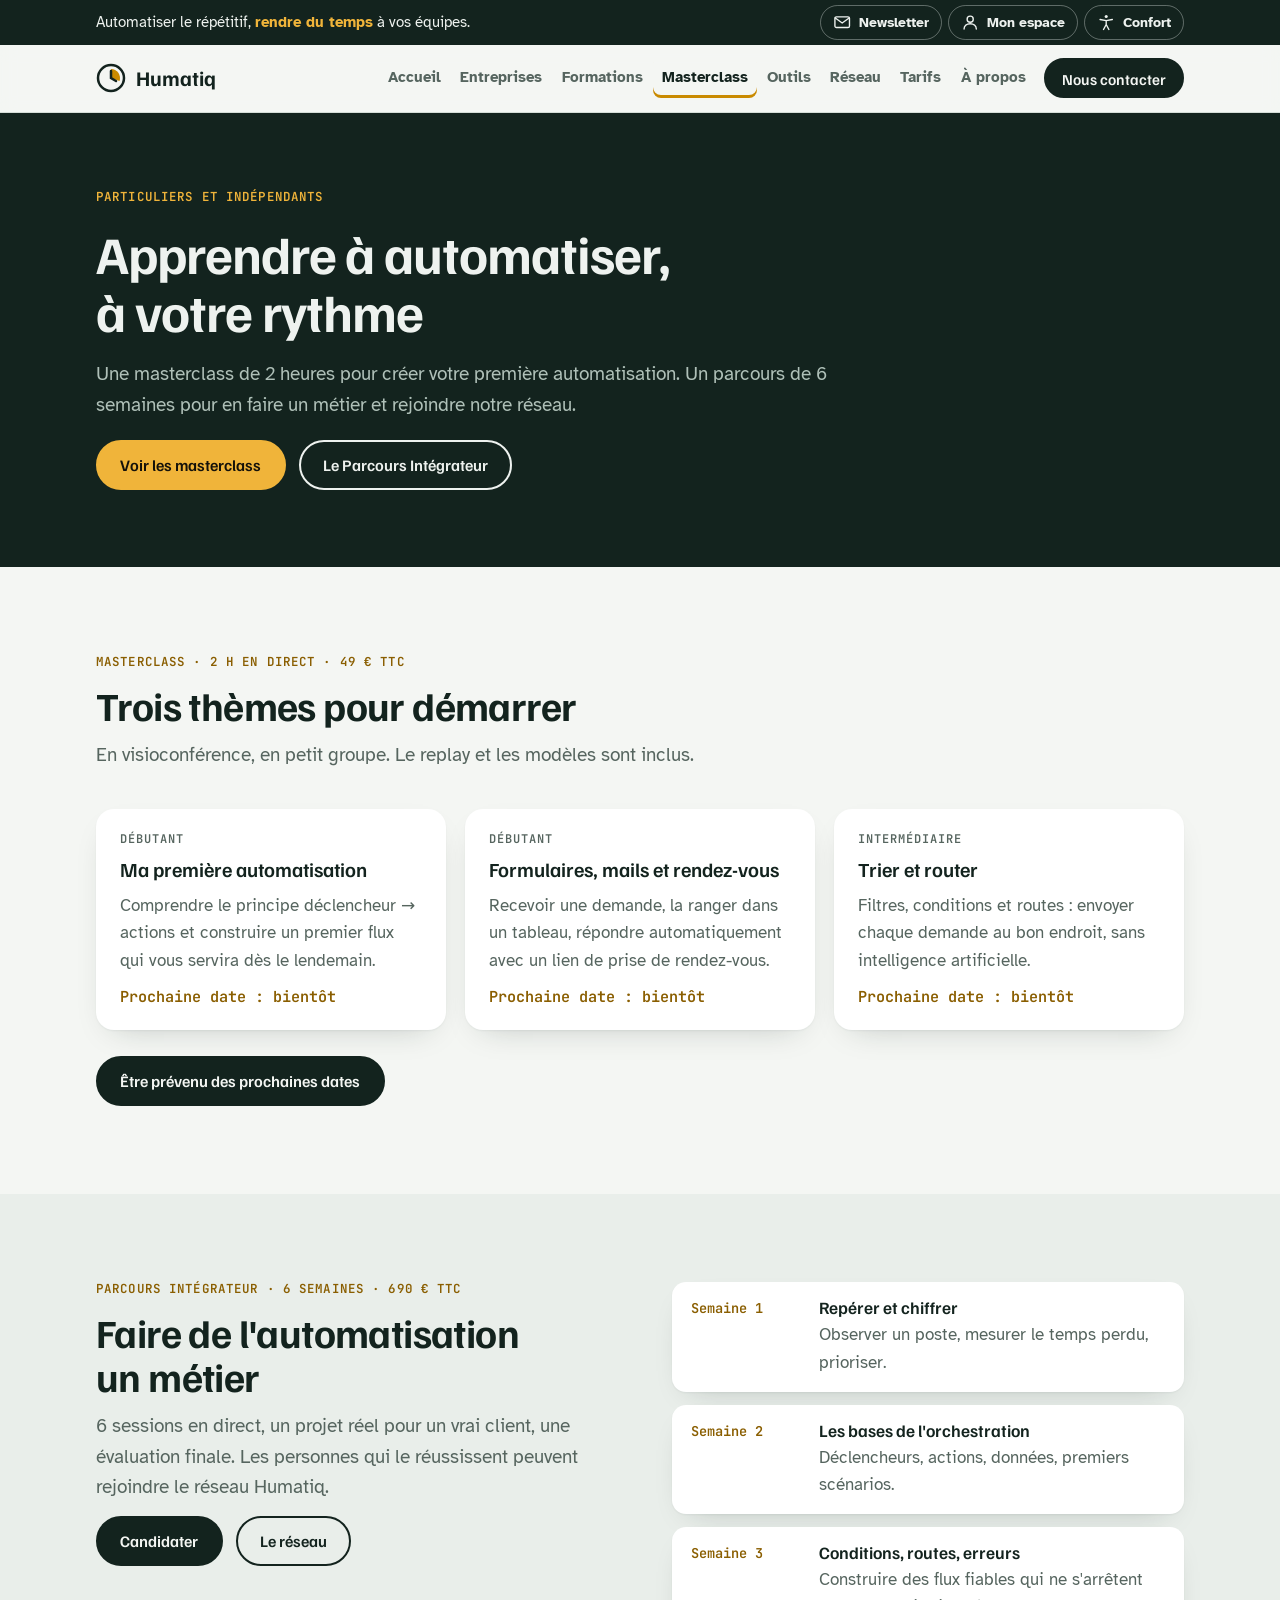
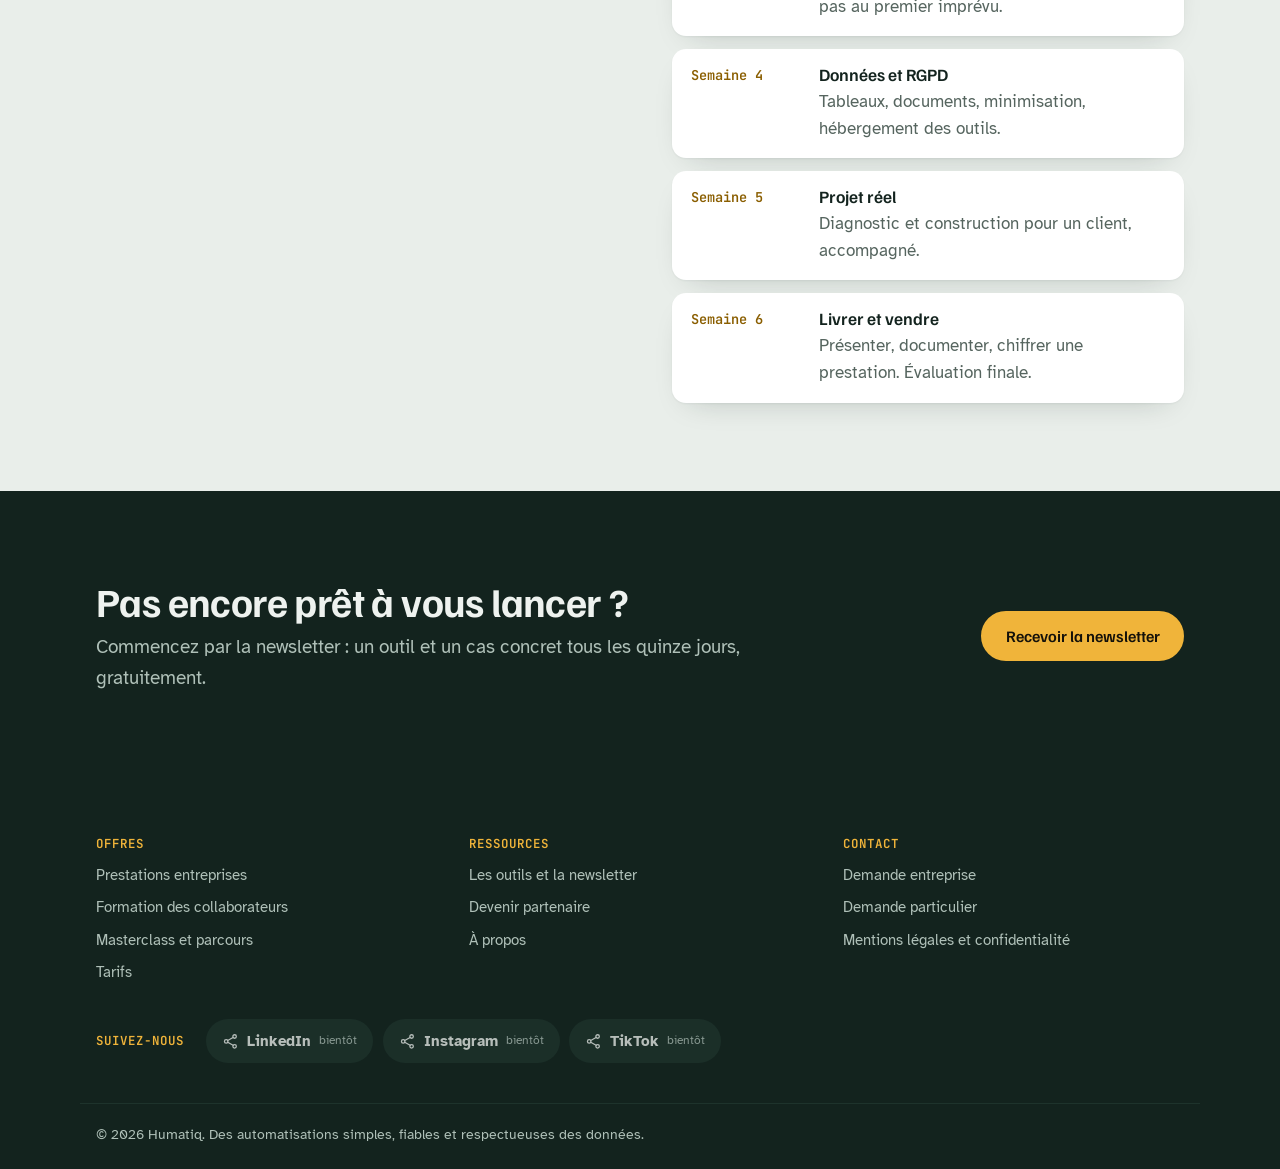
<file: TempsRendu/masterclass.html>
<!doctype html>
<html lang="fr">
<head>
<meta charset="utf-8">
<meta name="viewport" content="width=device-width, initial-scale=1, viewport-fit=cover">
<title>Masterclass et parcours · Humatiq</title>
<meta name="description" content="Masterclass de 2 h en direct pour créer votre première automatisation, et Parcours Intégrateur de 6 semaines pour en faire un métier.">
<meta property="og:title" content="Masterclass et parcours · Humatiq">
<meta property="og:description" content="Masterclass de 2 h en direct pour créer votre première automatisation, et Parcours Intégrateur de 6 semaines pour en faire un métier.">
<meta property="og:locale" content="fr_FR">
<meta property="og:site_name" content="Humatiq">
<meta name="theme-color" content="#13231E">
<meta name="forms-endpoint" content="">
<script>try{var c=JSON.parse(localStorage.getItem('tr-confort')||'{}');for(var k in c){if(c[k])document.documentElement.setAttribute('data-'+k,c[k]);}}catch(e){}</script>
<link rel="icon" href="favicon.svg" type="image/svg+xml">
<link rel="preconnect" href="https://fonts.googleapis.com"><link rel="preconnect" href="https://fonts.gstatic.com" crossorigin>
<link rel="stylesheet" href="https://fonts.googleapis.com/css2?family=Familjen+Grotesk:wght@500;600;700&family=Atkinson+Hyperlegible:ital,wght@0,400;0,700;1,400&family=JetBrains+Mono:wght@400;600&display=swap">
<link rel="stylesheet" href="assets/css/style.css">
</head>
<body>
<a class="skip" href="#contenu">Aller au contenu</a>
<div class="topline"><div class="wrap topline-row"><div class="ticker" aria-label="Annonces">
  <p class="tick on">Automatiser le répétitif, <b>rendre du temps</b> à vos équipes.</p>
  <p class="tick"><b>Nouveau</b> · Masterclass « Ma première automatisation » : <a href="masterclass.html">voir les dates</a></p>
  <p class="tick"><b>Bientôt</b> · votre espace apprenant : supports, replays et visios</p>
  </div>
  <div class="top-actions">
  <div class="pop">
    <button class="top-btn" id="nl-toggle" type="button" aria-expanded="false" aria-controls="nl-panel"><svg viewBox="0 0 24 24" aria-hidden="true"><rect x="2.5" y="5" width="19" height="14" rx="2"/><path d="M3 6.5l9 6.5 9-6.5"/></svg><span>Newsletter</span></button>
    <div class="pop-panel" id="nl-panel" hidden>
      <p class="pop-title">La newsletter des outils</p>
      <p class="muted">Un outil et un cas concret tous les quinze jours. Gratuite, désinscription en un clic.</p>
      <form class="stack-form" data-form="newsletter" data-success="Merci, vous recevrez le prochain numéro.">
        <label for="top-mail">Votre e-mail</label>
        <input id="top-mail" name="email" type="email" required autocomplete="email">
        <button class="btn" type="submit">S'inscrire</button>
        <p class="msg" data-msg hidden role="status"></p>
      </form>
    </div>
  </div>
  <a class="top-btn" href="espace.html"><svg viewBox="0 0 24 24" aria-hidden="true"><circle cx="12" cy="8" r="4"/><path d="M4 21c0-4.4 3.6-7 8-7s8 2.6 8 7"/></svg><span>Mon espace</span></a>
  <div class="comfort">
    <button class="top-btn" id="comfort-toggle" type="button" aria-expanded="false" aria-controls="comfort-panel"><svg viewBox="0 0 24 24" aria-hidden="true"><circle cx="12" cy="4.5" r="2"/><path d="M4 8.5l8 1.5 8-1.5M12 10v5m0 0l-3.5 6.5M12 15l3.5 6.5"/></svg><span>Confort</span></button>
    <div class="comfort-panel" id="comfort-panel" hidden>
      <p class="comfort-title">Confort de lecture</p>
      <fieldset><legend>Taille du texte</legend><div class="seg"><button type="button" data-set="text" data-val="">A</button><button type="button" data-set="text" data-val="lg">A+</button><button type="button" data-set="text" data-val="xl">A++</button></div></fieldset>
      <fieldset><legend>Espacement</legend><div class="seg"><button type="button" data-set="spacing" data-val="">Standard</button><button type="button" data-set="spacing" data-val="wide">Aéré</button></div></fieldset>
      <fieldset><legend>Animations</legend><div class="seg"><button type="button" data-set="motion" data-val="">Activées</button><button type="button" data-set="motion" data-val="off">Désactivées</button></div></fieldset>
      <fieldset><legend>Contraste</legend><div class="seg"><button type="button" data-set="contrast" data-val="">Standard</button><button type="button" data-set="contrast" data-val="high">Renforcé</button></div></fieldset>
    </div>
  </div>
  </div>
</div></div>
<header class="site-header">
  <div class="wrap header-row">
    <a class="brand" href="index.html" aria-label="Humatiq, accueil"><svg width="30" height="30" viewBox="0 0 30 30" aria-hidden="true"><circle cx="15" cy="15" r="13" fill="none" stroke="currentColor" stroke-width="2.5"/><path d="M15 15 L15 6 A9 9 0 0 1 23.5 18 Z" fill="var(--accent)"/><path d="M15 8v7l5 3" fill="none" stroke="currentColor" stroke-width="2.5" stroke-linecap="round"/></svg><span>Humatiq</span></a>
    <button class="nav-toggle" id="nav-toggle" aria-expanded="false" aria-controls="site-nav">Menu</button>
    <nav class="site-nav" id="site-nav" aria-label="Navigation principale"><a href="index.html">Accueil</a><a href="entreprises.html">Entreprises</a><a href="formations.html">Formations</a><a href="masterclass.html" aria-current="page">Masterclass</a><a href="outils.html">Outils</a><a href="reseau.html">Réseau</a><a href="tarifs.html">Tarifs</a><a href="a-propos.html">À propos</a><a class="btn small" href="contact.html">Nous contacter</a></nav>
  </div>
</header>
<main id="contenu">
<section class="page-hero band-night"><div class="wrap"><div class="hero-copy">
      <p class="eyebrow">Particuliers et indépendants</p>
      <h1>Apprendre à automatiser, à votre rythme</h1>
      <p class="lead">Une masterclass de 2 heures pour créer votre première automatisation. Un parcours de 6 semaines pour en faire un métier et rejoindre notre réseau.</p>
      <div class="row"><a class="btn amber" href="#masterclass">Voir les masterclass</a><a class="btn ghost" href="#parcours">Le Parcours Intégrateur</a></div>
    </div></div></section>
<section id="masterclass">
<div class="wrap">
  <div class="head"><p class="eyebrow">Masterclass · 2 h en direct · 49 € TTC</p><h2>Trois thèmes pour démarrer</h2><p class="lead">En visioconférence, en petit groupe. Le replay et les modèles sont inclus.</p></div>
  <div class="cards">
    <div class="card"><p class="who">Débutant</p><h3>Ma première automatisation</h3><p class="muted">Comprendre le principe déclencheur → actions et construire un premier flux qui vous servira dès le lendemain.</p><p class="from">Prochaine date : bientôt</p></div>
    <div class="card"><p class="who">Débutant</p><h3>Formulaires, mails et rendez-vous</h3><p class="muted">Recevoir une demande, la ranger dans un tableau, répondre automatiquement avec un lien de prise de rendez-vous.</p><p class="from">Prochaine date : bientôt</p></div>
    <div class="card"><p class="who">Intermédiaire</p><h3>Trier et router</h3><p class="muted">Filtres, conditions et routes : envoyer chaque demande au bon endroit, sans intelligence artificielle.</p><p class="from">Prochaine date : bientôt</p></div>
  </div>
  <div class="row" style="margin-top:1.6rem"><a class="btn" href="contact.html#masterclass">Être prévenu des prochaines dates</a></div>
</div>
</section>

<section class="band-soft" id="parcours">
<div class="wrap split2">
  <div class="head" style="margin:0"><p class="eyebrow">Parcours Intégrateur · 6 semaines · 690 € TTC</p><h2>Faire de l'automatisation un métier</h2><p class="lead">6 sessions en direct, un projet réel pour un vrai client, une évaluation finale. Les personnes qui le réussissent peuvent rejoindre le réseau Humatiq.</p><div class="row"><a class="btn" href="contact.html#parcours">Candidater</a><a class="btn ghost" href="reseau.html">Le réseau</a></div></div>
  <div class="programme">
    <div class="module"><b>Semaine 1</b><div><h3>Repérer et chiffrer</h3><p>Observer un poste, mesurer le temps perdu, prioriser.</p></div></div>
    <div class="module"><b>Semaine 2</b><div><h3>Les bases de l'orchestration</h3><p>Déclencheurs, actions, données, premiers scénarios.</p></div></div>
    <div class="module"><b>Semaine 3</b><div><h3>Conditions, routes, erreurs</h3><p>Construire des flux fiables qui ne s'arrêtent pas au premier imprévu.</p></div></div>
    <div class="module"><b>Semaine 4</b><div><h3>Données et RGPD</h3><p>Tableaux, documents, minimisation, hébergement des outils.</p></div></div>
    <div class="module"><b>Semaine 5</b><div><h3>Projet réel</h3><p>Diagnostic et construction pour un client, accompagné.</p></div></div>
    <div class="module"><b>Semaine 6</b><div><h3>Livrer et vendre</h3><p>Présenter, documenter, chiffrer une prestation. Évaluation finale.</p></div></div>
  </div>
</div>
</section>
<section class="band-night"><div class="wrap cta"><div><h2>Pas encore prêt à vous lancer ?</h2><p class="lead">Commencez par la newsletter : un outil et un cas concret tous les quinze jours, gratuitement.</p></div><div class="row"><a class="btn amber" href="outils.html#newsletter">Recevoir la newsletter</a></div></div></section>
</main>
<footer class="site-footer">
  <div class="wrap footer-grid">
    <div><p class="footer-title">Offres</p><a href="entreprises.html">Prestations entreprises</a><a href="formations.html">Formation des collaborateurs</a><a href="masterclass.html">Masterclass et parcours</a><a href="tarifs.html">Tarifs</a></div>
    <div><p class="footer-title">Ressources</p><a href="outils.html">Les outils et la newsletter</a><a href="reseau.html">Devenir partenaire</a><a href="a-propos.html">À propos</a></div>
    <div><p class="footer-title">Contact</p><a href="contact.html#entreprise">Demande entreprise</a><a href="contact.html#particulier">Demande particulier</a><a href="mentions-legales.html">Mentions légales et confidentialité</a></div>
  </div>
  <div class="wrap footer-social"><p class="footer-title">Suivez-nous</p><div class="socials"><span class="social soon"><svg viewBox="0 0 24 24" aria-hidden="true"><circle cx="18" cy="5" r="2.5"/><circle cx="6" cy="12" r="2.5"/><circle cx="18" cy="19" r="2.5"/><path d="M8.2 10.8l7.6-4.4M8.2 13.2l7.6 4.4"/></svg><span>LinkedIn</span><small>bientôt</small></span><span class="social soon"><svg viewBox="0 0 24 24" aria-hidden="true"><circle cx="18" cy="5" r="2.5"/><circle cx="6" cy="12" r="2.5"/><circle cx="18" cy="19" r="2.5"/><path d="M8.2 10.8l7.6-4.4M8.2 13.2l7.6 4.4"/></svg><span>Instagram</span><small>bientôt</small></span><span class="social soon"><svg viewBox="0 0 24 24" aria-hidden="true"><circle cx="18" cy="5" r="2.5"/><circle cx="6" cy="12" r="2.5"/><circle cx="18" cy="19" r="2.5"/><path d="M8.2 10.8l7.6-4.4M8.2 13.2l7.6 4.4"/></svg><span>TikTok</span><small>bientôt</small></span></div></div>
  <div class="wrap footer-bottom"><p>© 2026 Humatiq. Des automatisations simples, fiables et respectueuses des données.</p></div>
</footer>
<script src="assets/js/site.js"></script>
</body>
</html>
</file>
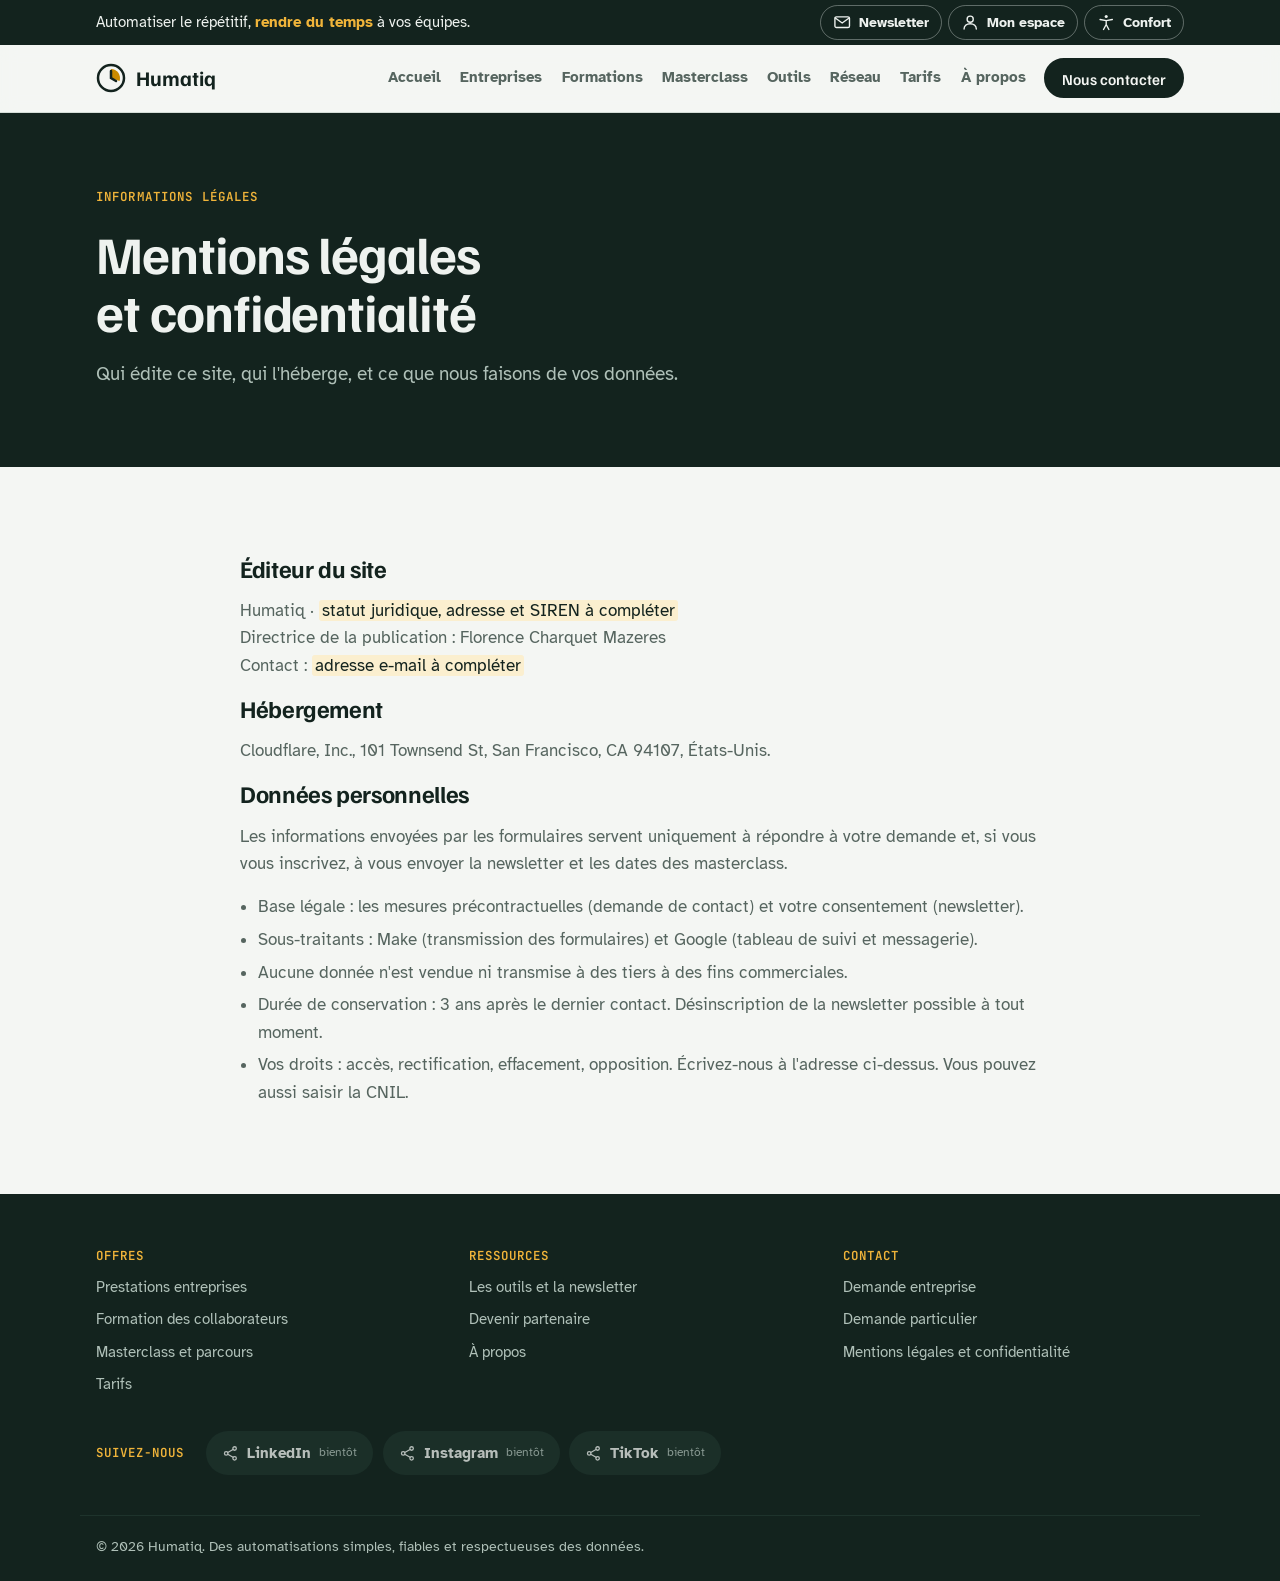
<file: TempsRendu/mentions-legales.html>
<!doctype html>
<html lang="fr">
<head>
<meta charset="utf-8">
<meta name="viewport" content="width=device-width, initial-scale=1, viewport-fit=cover">
<title>Mentions légales · Humatiq</title>
<meta name="description" content="Mentions légales et politique de confidentialité du site Humatiq.">
<meta property="og:title" content="Mentions légales · Humatiq">
<meta property="og:description" content="Mentions légales et politique de confidentialité du site Humatiq.">
<meta property="og:locale" content="fr_FR">
<meta property="og:site_name" content="Humatiq">
<meta name="theme-color" content="#13231E">
<meta name="forms-endpoint" content="">
<script>try{var c=JSON.parse(localStorage.getItem('tr-confort')||'{}');for(var k in c){if(c[k])document.documentElement.setAttribute('data-'+k,c[k]);}}catch(e){}</script>
<link rel="icon" href="favicon.svg" type="image/svg+xml">
<link rel="preconnect" href="https://fonts.googleapis.com"><link rel="preconnect" href="https://fonts.gstatic.com" crossorigin>
<link rel="stylesheet" href="https://fonts.googleapis.com/css2?family=Familjen+Grotesk:wght@500;600;700&family=Atkinson+Hyperlegible:ital,wght@0,400;0,700;1,400&family=JetBrains+Mono:wght@400;600&display=swap">
<link rel="stylesheet" href="assets/css/style.css">
</head>
<body>
<a class="skip" href="#contenu">Aller au contenu</a>
<div class="topline"><div class="wrap topline-row"><div class="ticker" aria-label="Annonces">
  <p class="tick on">Automatiser le répétitif, <b>rendre du temps</b> à vos équipes.</p>
  <p class="tick"><b>Nouveau</b> · Masterclass « Ma première automatisation » : <a href="masterclass.html">voir les dates</a></p>
  <p class="tick"><b>Bientôt</b> · votre espace apprenant : supports, replays et visios</p>
  </div>
  <div class="top-actions">
  <div class="pop">
    <button class="top-btn" id="nl-toggle" type="button" aria-expanded="false" aria-controls="nl-panel"><svg viewBox="0 0 24 24" aria-hidden="true"><rect x="2.5" y="5" width="19" height="14" rx="2"/><path d="M3 6.5l9 6.5 9-6.5"/></svg><span>Newsletter</span></button>
    <div class="pop-panel" id="nl-panel" hidden>
      <p class="pop-title">La newsletter des outils</p>
      <p class="muted">Un outil et un cas concret tous les quinze jours. Gratuite, désinscription en un clic.</p>
      <form class="stack-form" data-form="newsletter" data-success="Merci, vous recevrez le prochain numéro.">
        <label for="top-mail">Votre e-mail</label>
        <input id="top-mail" name="email" type="email" required autocomplete="email">
        <button class="btn" type="submit">S'inscrire</button>
        <p class="msg" data-msg hidden role="status"></p>
      </form>
    </div>
  </div>
  <a class="top-btn" href="espace.html"><svg viewBox="0 0 24 24" aria-hidden="true"><circle cx="12" cy="8" r="4"/><path d="M4 21c0-4.4 3.6-7 8-7s8 2.6 8 7"/></svg><span>Mon espace</span></a>
  <div class="comfort">
    <button class="top-btn" id="comfort-toggle" type="button" aria-expanded="false" aria-controls="comfort-panel"><svg viewBox="0 0 24 24" aria-hidden="true"><circle cx="12" cy="4.5" r="2"/><path d="M4 8.5l8 1.5 8-1.5M12 10v5m0 0l-3.5 6.5M12 15l3.5 6.5"/></svg><span>Confort</span></button>
    <div class="comfort-panel" id="comfort-panel" hidden>
      <p class="comfort-title">Confort de lecture</p>
      <fieldset><legend>Taille du texte</legend><div class="seg"><button type="button" data-set="text" data-val="">A</button><button type="button" data-set="text" data-val="lg">A+</button><button type="button" data-set="text" data-val="xl">A++</button></div></fieldset>
      <fieldset><legend>Espacement</legend><div class="seg"><button type="button" data-set="spacing" data-val="">Standard</button><button type="button" data-set="spacing" data-val="wide">Aéré</button></div></fieldset>
      <fieldset><legend>Animations</legend><div class="seg"><button type="button" data-set="motion" data-val="">Activées</button><button type="button" data-set="motion" data-val="off">Désactivées</button></div></fieldset>
      <fieldset><legend>Contraste</legend><div class="seg"><button type="button" data-set="contrast" data-val="">Standard</button><button type="button" data-set="contrast" data-val="high">Renforcé</button></div></fieldset>
    </div>
  </div>
  </div>
</div></div>
<header class="site-header">
  <div class="wrap header-row">
    <a class="brand" href="index.html" aria-label="Humatiq, accueil"><svg width="30" height="30" viewBox="0 0 30 30" aria-hidden="true"><circle cx="15" cy="15" r="13" fill="none" stroke="currentColor" stroke-width="2.5"/><path d="M15 15 L15 6 A9 9 0 0 1 23.5 18 Z" fill="var(--accent)"/><path d="M15 8v7l5 3" fill="none" stroke="currentColor" stroke-width="2.5" stroke-linecap="round"/></svg><span>Humatiq</span></a>
    <button class="nav-toggle" id="nav-toggle" aria-expanded="false" aria-controls="site-nav">Menu</button>
    <nav class="site-nav" id="site-nav" aria-label="Navigation principale"><a href="index.html">Accueil</a><a href="entreprises.html">Entreprises</a><a href="formations.html">Formations</a><a href="masterclass.html">Masterclass</a><a href="outils.html">Outils</a><a href="reseau.html">Réseau</a><a href="tarifs.html">Tarifs</a><a href="a-propos.html">À propos</a><a class="btn small" href="contact.html">Nous contacter</a></nav>
  </div>
</header>
<main id="contenu">
<section class="page-hero band-night"><div class="wrap"><div class="hero-copy">
      <p class="eyebrow">Informations légales</p>
      <h1>Mentions légales et confidentialité</h1>
      <p class="lead">Qui édite ce site, qui l'héberge, et ce que nous faisons de vos données.</p>
      
    </div></div></section>
<section>
<div class="wrap" style="max-width:52rem">
  <div style="display:grid;gap:1rem">
    <h2 style="font-size:1.5rem">Éditeur du site</h2>
    <p class="muted">Humatiq · <mark>statut juridique, adresse et SIREN à compléter</mark><br>Directrice de la publication : Florence Charquet Mazeres<br>Contact : <mark>adresse e-mail à compléter</mark></p>
    <h2 style="font-size:1.5rem">Hébergement</h2>
    <p class="muted">Cloudflare, Inc., 101 Townsend St, San Francisco, CA 94107, États-Unis.</p>
    <h2 style="font-size:1.5rem" id="confidentialite">Données personnelles</h2>
    <p class="muted">Les informations envoyées par les formulaires servent uniquement à répondre à votre demande et, si vous vous inscrivez, à vous envoyer la newsletter et les dates des masterclass.</p>
    <ul class="ticks muted">
      <li>Base légale : les mesures précontractuelles (demande de contact) et votre consentement (newsletter).</li>
      <li>Sous-traitants : Make (transmission des formulaires) et Google (tableau de suivi et messagerie).</li>
      <li>Aucune donnée n'est vendue ni transmise à des tiers à des fins commerciales.</li>
      <li>Durée de conservation : 3 ans après le dernier contact. Désinscription de la newsletter possible à tout moment.</li>
      <li>Vos droits : accès, rectification, effacement, opposition. Écrivez-nous à l'adresse ci-dessus. Vous pouvez aussi saisir la CNIL.</li>
    </ul>
  </div>
</div>
</section>

</main>
<footer class="site-footer">
  <div class="wrap footer-grid">
    <div><p class="footer-title">Offres</p><a href="entreprises.html">Prestations entreprises</a><a href="formations.html">Formation des collaborateurs</a><a href="masterclass.html">Masterclass et parcours</a><a href="tarifs.html">Tarifs</a></div>
    <div><p class="footer-title">Ressources</p><a href="outils.html">Les outils et la newsletter</a><a href="reseau.html">Devenir partenaire</a><a href="a-propos.html">À propos</a></div>
    <div><p class="footer-title">Contact</p><a href="contact.html#entreprise">Demande entreprise</a><a href="contact.html#particulier">Demande particulier</a><a href="mentions-legales.html">Mentions légales et confidentialité</a></div>
  </div>
  <div class="wrap footer-social"><p class="footer-title">Suivez-nous</p><div class="socials"><span class="social soon"><svg viewBox="0 0 24 24" aria-hidden="true"><circle cx="18" cy="5" r="2.5"/><circle cx="6" cy="12" r="2.5"/><circle cx="18" cy="19" r="2.5"/><path d="M8.2 10.8l7.6-4.4M8.2 13.2l7.6 4.4"/></svg><span>LinkedIn</span><small>bientôt</small></span><span class="social soon"><svg viewBox="0 0 24 24" aria-hidden="true"><circle cx="18" cy="5" r="2.5"/><circle cx="6" cy="12" r="2.5"/><circle cx="18" cy="19" r="2.5"/><path d="M8.2 10.8l7.6-4.4M8.2 13.2l7.6 4.4"/></svg><span>Instagram</span><small>bientôt</small></span><span class="social soon"><svg viewBox="0 0 24 24" aria-hidden="true"><circle cx="18" cy="5" r="2.5"/><circle cx="6" cy="12" r="2.5"/><circle cx="18" cy="19" r="2.5"/><path d="M8.2 10.8l7.6-4.4M8.2 13.2l7.6 4.4"/></svg><span>TikTok</span><small>bientôt</small></span></div></div>
  <div class="wrap footer-bottom"><p>© 2026 Humatiq. Des automatisations simples, fiables et respectueuses des données.</p></div>
</footer>
<script src="assets/js/site.js"></script>
</body>
</html>
</file>
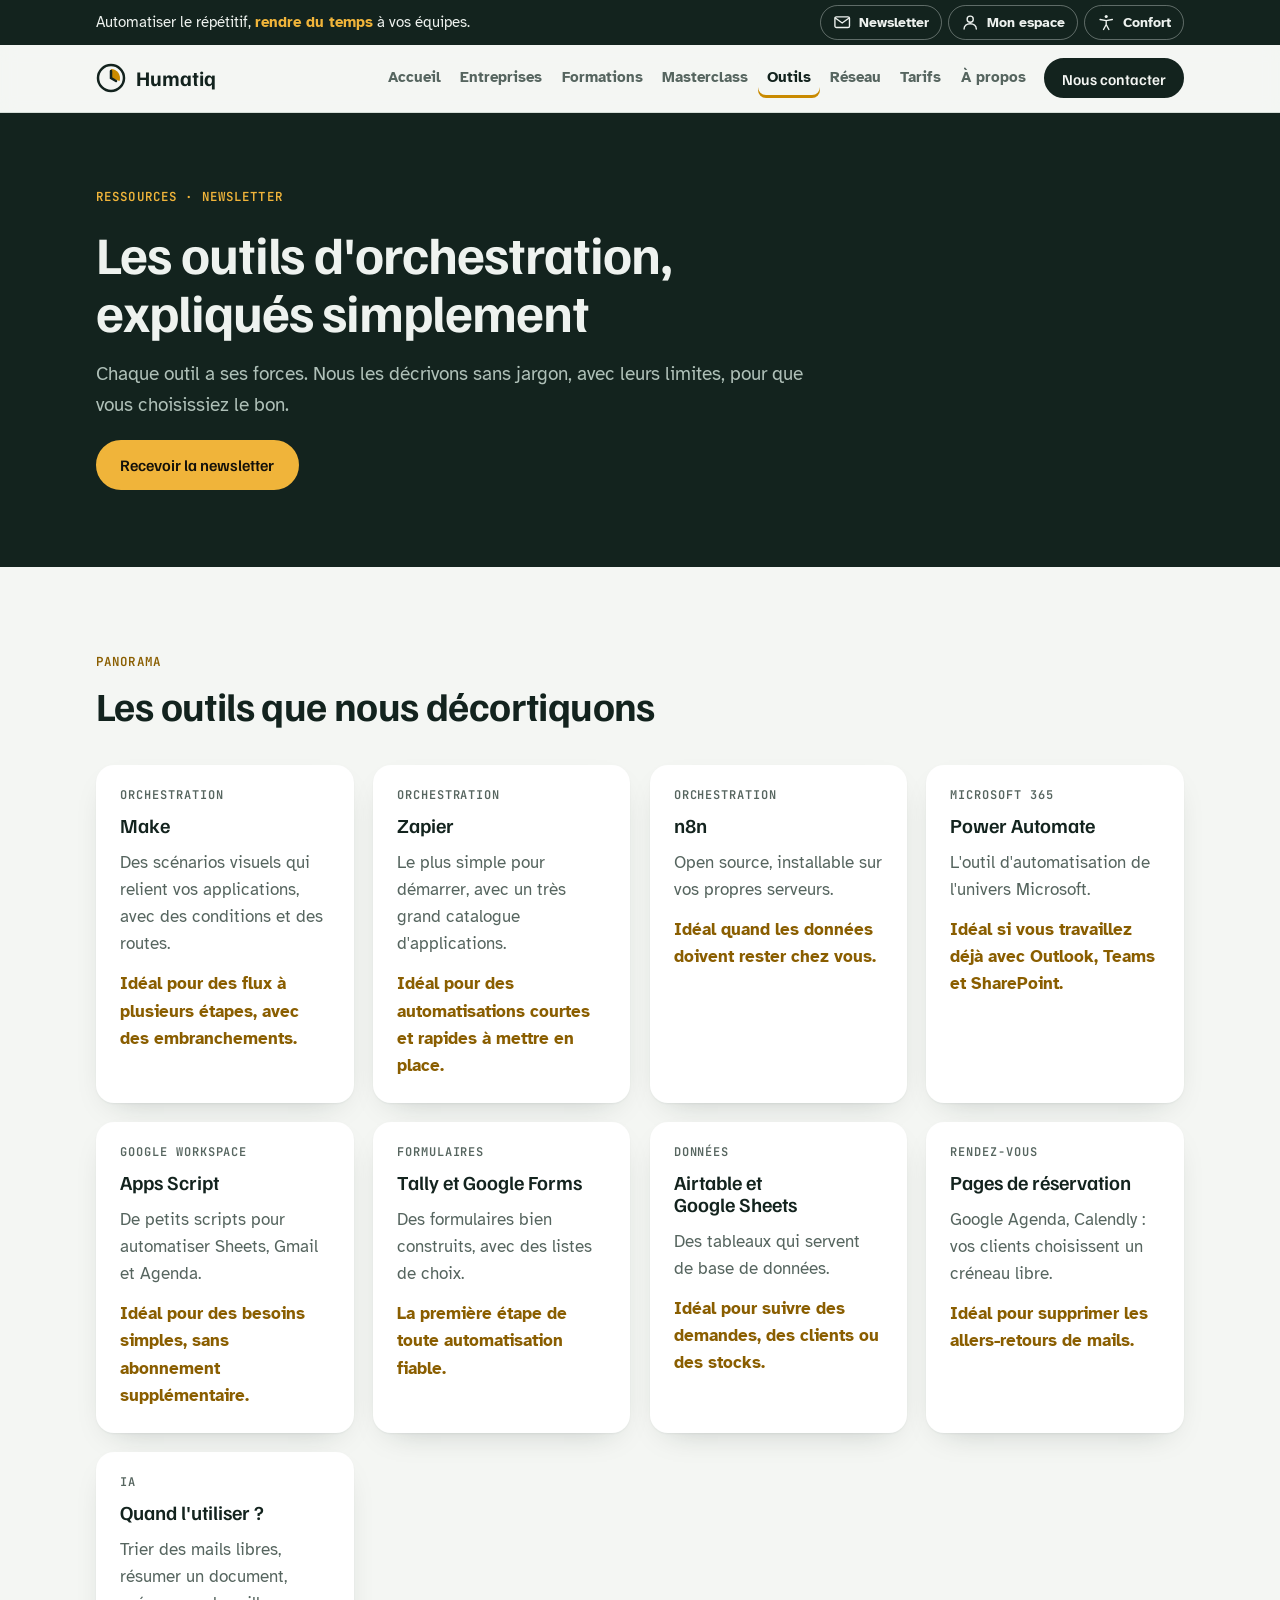
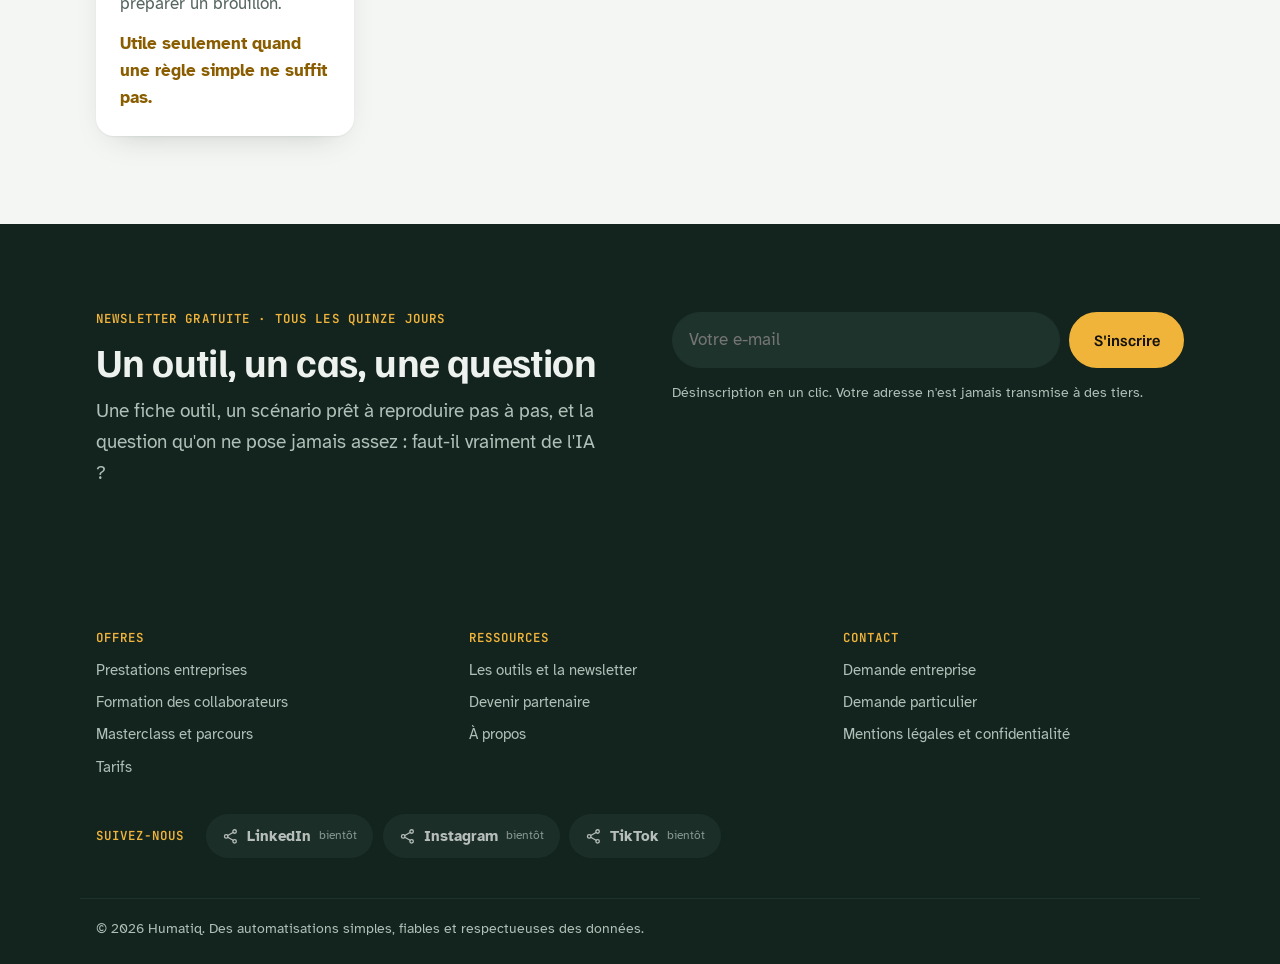
<file: TempsRendu/outils.html>
<!doctype html>
<html lang="fr">
<head>
<meta charset="utf-8">
<meta name="viewport" content="width=device-width, initial-scale=1, viewport-fit=cover">
<title>Outils et newsletter · Humatiq</title>
<meta name="description" content="Make, Zapier, n8n, Power Automate, Apps Script : les outils d'orchestration expliqués simplement, et une newsletter gratuite tous les quinze jours.">
<meta property="og:title" content="Outils et newsletter · Humatiq">
<meta property="og:description" content="Make, Zapier, n8n, Power Automate, Apps Script : les outils d'orchestration expliqués simplement, et une newsletter gratuite tous les quinze jours.">
<meta property="og:locale" content="fr_FR">
<meta property="og:site_name" content="Humatiq">
<meta name="theme-color" content="#13231E">
<meta name="forms-endpoint" content="">
<script>try{var c=JSON.parse(localStorage.getItem('tr-confort')||'{}');for(var k in c){if(c[k])document.documentElement.setAttribute('data-'+k,c[k]);}}catch(e){}</script>
<link rel="icon" href="favicon.svg" type="image/svg+xml">
<link rel="preconnect" href="https://fonts.googleapis.com"><link rel="preconnect" href="https://fonts.gstatic.com" crossorigin>
<link rel="stylesheet" href="https://fonts.googleapis.com/css2?family=Familjen+Grotesk:wght@500;600;700&family=Atkinson+Hyperlegible:ital,wght@0,400;0,700;1,400&family=JetBrains+Mono:wght@400;600&display=swap">
<link rel="stylesheet" href="assets/css/style.css">
</head>
<body>
<a class="skip" href="#contenu">Aller au contenu</a>
<div class="topline"><div class="wrap topline-row"><div class="ticker" aria-label="Annonces">
  <p class="tick on">Automatiser le répétitif, <b>rendre du temps</b> à vos équipes.</p>
  <p class="tick"><b>Nouveau</b> · Masterclass « Ma première automatisation » : <a href="masterclass.html">voir les dates</a></p>
  <p class="tick"><b>Bientôt</b> · votre espace apprenant : supports, replays et visios</p>
  </div>
  <div class="top-actions">
  <div class="pop">
    <button class="top-btn" id="nl-toggle" type="button" aria-expanded="false" aria-controls="nl-panel"><svg viewBox="0 0 24 24" aria-hidden="true"><rect x="2.5" y="5" width="19" height="14" rx="2"/><path d="M3 6.5l9 6.5 9-6.5"/></svg><span>Newsletter</span></button>
    <div class="pop-panel" id="nl-panel" hidden>
      <p class="pop-title">La newsletter des outils</p>
      <p class="muted">Un outil et un cas concret tous les quinze jours. Gratuite, désinscription en un clic.</p>
      <form class="stack-form" data-form="newsletter" data-success="Merci, vous recevrez le prochain numéro.">
        <label for="top-mail">Votre e-mail</label>
        <input id="top-mail" name="email" type="email" required autocomplete="email">
        <button class="btn" type="submit">S'inscrire</button>
        <p class="msg" data-msg hidden role="status"></p>
      </form>
    </div>
  </div>
  <a class="top-btn" href="espace.html"><svg viewBox="0 0 24 24" aria-hidden="true"><circle cx="12" cy="8" r="4"/><path d="M4 21c0-4.4 3.6-7 8-7s8 2.6 8 7"/></svg><span>Mon espace</span></a>
  <div class="comfort">
    <button class="top-btn" id="comfort-toggle" type="button" aria-expanded="false" aria-controls="comfort-panel"><svg viewBox="0 0 24 24" aria-hidden="true"><circle cx="12" cy="4.5" r="2"/><path d="M4 8.5l8 1.5 8-1.5M12 10v5m0 0l-3.5 6.5M12 15l3.5 6.5"/></svg><span>Confort</span></button>
    <div class="comfort-panel" id="comfort-panel" hidden>
      <p class="comfort-title">Confort de lecture</p>
      <fieldset><legend>Taille du texte</legend><div class="seg"><button type="button" data-set="text" data-val="">A</button><button type="button" data-set="text" data-val="lg">A+</button><button type="button" data-set="text" data-val="xl">A++</button></div></fieldset>
      <fieldset><legend>Espacement</legend><div class="seg"><button type="button" data-set="spacing" data-val="">Standard</button><button type="button" data-set="spacing" data-val="wide">Aéré</button></div></fieldset>
      <fieldset><legend>Animations</legend><div class="seg"><button type="button" data-set="motion" data-val="">Activées</button><button type="button" data-set="motion" data-val="off">Désactivées</button></div></fieldset>
      <fieldset><legend>Contraste</legend><div class="seg"><button type="button" data-set="contrast" data-val="">Standard</button><button type="button" data-set="contrast" data-val="high">Renforcé</button></div></fieldset>
    </div>
  </div>
  </div>
</div></div>
<header class="site-header">
  <div class="wrap header-row">
    <a class="brand" href="index.html" aria-label="Humatiq, accueil"><svg width="30" height="30" viewBox="0 0 30 30" aria-hidden="true"><circle cx="15" cy="15" r="13" fill="none" stroke="currentColor" stroke-width="2.5"/><path d="M15 15 L15 6 A9 9 0 0 1 23.5 18 Z" fill="var(--accent)"/><path d="M15 8v7l5 3" fill="none" stroke="currentColor" stroke-width="2.5" stroke-linecap="round"/></svg><span>Humatiq</span></a>
    <button class="nav-toggle" id="nav-toggle" aria-expanded="false" aria-controls="site-nav">Menu</button>
    <nav class="site-nav" id="site-nav" aria-label="Navigation principale"><a href="index.html">Accueil</a><a href="entreprises.html">Entreprises</a><a href="formations.html">Formations</a><a href="masterclass.html">Masterclass</a><a href="outils.html" aria-current="page">Outils</a><a href="reseau.html">Réseau</a><a href="tarifs.html">Tarifs</a><a href="a-propos.html">À propos</a><a class="btn small" href="contact.html">Nous contacter</a></nav>
  </div>
</header>
<main id="contenu">
<section class="page-hero band-night"><div class="wrap"><div class="hero-copy">
      <p class="eyebrow">Ressources · Newsletter</p>
      <h1>Les outils d'orchestration, expliqués simplement</h1>
      <p class="lead">Chaque outil a ses forces. Nous les décrivons sans jargon, avec leurs limites, pour que vous choisissiez le bon.</p>
      <div class="row"><a class="btn amber" href="#newsletter">Recevoir la newsletter</a></div>
    </div></div></section>
<section>
<div class="wrap">
  <div class="head"><p class="eyebrow">Panorama</p><h2>Les outils que nous décortiquons</h2></div>
  <div class="cards"><div class="card tool"><p class="who">Orchestration</p><h3>Make</h3><p class="muted">Des scénarios visuels qui relient vos applications, avec des conditions et des routes.</p><p class="tool-use">Idéal pour des flux à plusieurs étapes, avec des embranchements.</p></div><div class="card tool"><p class="who">Orchestration</p><h3>Zapier</h3><p class="muted">Le plus simple pour démarrer, avec un très grand catalogue d'applications.</p><p class="tool-use">Idéal pour des automatisations courtes et rapides à mettre en place.</p></div><div class="card tool"><p class="who">Orchestration</p><h3>n8n</h3><p class="muted">Open source, installable sur vos propres serveurs.</p><p class="tool-use">Idéal quand les données doivent rester chez vous.</p></div><div class="card tool"><p class="who">Microsoft 365</p><h3>Power Automate</h3><p class="muted">L'outil d'automatisation de l'univers Microsoft.</p><p class="tool-use">Idéal si vous travaillez déjà avec Outlook, Teams et SharePoint.</p></div><div class="card tool"><p class="who">Google Workspace</p><h3>Apps Script</h3><p class="muted">De petits scripts pour automatiser Sheets, Gmail et Agenda.</p><p class="tool-use">Idéal pour des besoins simples, sans abonnement supplémentaire.</p></div><div class="card tool"><p class="who">Formulaires</p><h3>Tally et Google Forms</h3><p class="muted">Des formulaires bien construits, avec des listes de choix.</p><p class="tool-use">La première étape de toute automatisation fiable.</p></div><div class="card tool"><p class="who">Données</p><h3>Airtable et Google Sheets</h3><p class="muted">Des tableaux qui servent de base de données.</p><p class="tool-use">Idéal pour suivre des demandes, des clients ou des stocks.</p></div><div class="card tool"><p class="who">Rendez-vous</p><h3>Pages de réservation</h3><p class="muted">Google Agenda, Calendly : vos clients choisissent un créneau libre.</p><p class="tool-use">Idéal pour supprimer les allers-retours de mails.</p></div><div class="card tool"><p class="who">IA</p><h3>Quand l'utiliser ?</h3><p class="muted">Trier des mails libres, résumer un document, préparer un brouillon.</p><p class="tool-use">Utile seulement quand une règle simple ne suffit pas.</p></div></div>
</div>
</section>

<section class="band-night" id="newsletter">
<div class="wrap split2">
  <div class="head" style="margin:0"><p class="eyebrow">Newsletter gratuite · tous les quinze jours</p><h2>Un outil, un cas, une question</h2><p class="lead">Une fiche outil, un scénario prêt à reproduire pas à pas, et la question qu'on ne pose jamais assez : faut-il vraiment de l'IA ?</p></div>
  <div>
    <form class="inline-form" data-form="newsletter" data-success="Merci, vous recevrez le prochain numéro.">
      <label class="skip" for="nl-mail">Votre e-mail</label>
      <input id="nl-mail" name="email" type="email" required placeholder="Votre e-mail" autocomplete="email">
      <button class="btn amber" type="submit">S'inscrire</button>
      <p class="msg" data-msg hidden role="status"></p>
    </form>
    <p class="muted" style="margin-top:.8rem;font-size:.9rem">Désinscription en un clic. Votre adresse n'est jamais transmise à des tiers.</p>
  </div>
</div>
</section>

</main>
<footer class="site-footer">
  <div class="wrap footer-grid">
    <div><p class="footer-title">Offres</p><a href="entreprises.html">Prestations entreprises</a><a href="formations.html">Formation des collaborateurs</a><a href="masterclass.html">Masterclass et parcours</a><a href="tarifs.html">Tarifs</a></div>
    <div><p class="footer-title">Ressources</p><a href="outils.html">Les outils et la newsletter</a><a href="reseau.html">Devenir partenaire</a><a href="a-propos.html">À propos</a></div>
    <div><p class="footer-title">Contact</p><a href="contact.html#entreprise">Demande entreprise</a><a href="contact.html#particulier">Demande particulier</a><a href="mentions-legales.html">Mentions légales et confidentialité</a></div>
  </div>
  <div class="wrap footer-social"><p class="footer-title">Suivez-nous</p><div class="socials"><span class="social soon"><svg viewBox="0 0 24 24" aria-hidden="true"><circle cx="18" cy="5" r="2.5"/><circle cx="6" cy="12" r="2.5"/><circle cx="18" cy="19" r="2.5"/><path d="M8.2 10.8l7.6-4.4M8.2 13.2l7.6 4.4"/></svg><span>LinkedIn</span><small>bientôt</small></span><span class="social soon"><svg viewBox="0 0 24 24" aria-hidden="true"><circle cx="18" cy="5" r="2.5"/><circle cx="6" cy="12" r="2.5"/><circle cx="18" cy="19" r="2.5"/><path d="M8.2 10.8l7.6-4.4M8.2 13.2l7.6 4.4"/></svg><span>Instagram</span><small>bientôt</small></span><span class="social soon"><svg viewBox="0 0 24 24" aria-hidden="true"><circle cx="18" cy="5" r="2.5"/><circle cx="6" cy="12" r="2.5"/><circle cx="18" cy="19" r="2.5"/><path d="M8.2 10.8l7.6-4.4M8.2 13.2l7.6 4.4"/></svg><span>TikTok</span><small>bientôt</small></span></div></div>
  <div class="wrap footer-bottom"><p>© 2026 Humatiq. Des automatisations simples, fiables et respectueuses des données.</p></div>
</footer>
<script src="assets/js/site.js"></script>
</body>
</html>
</file>
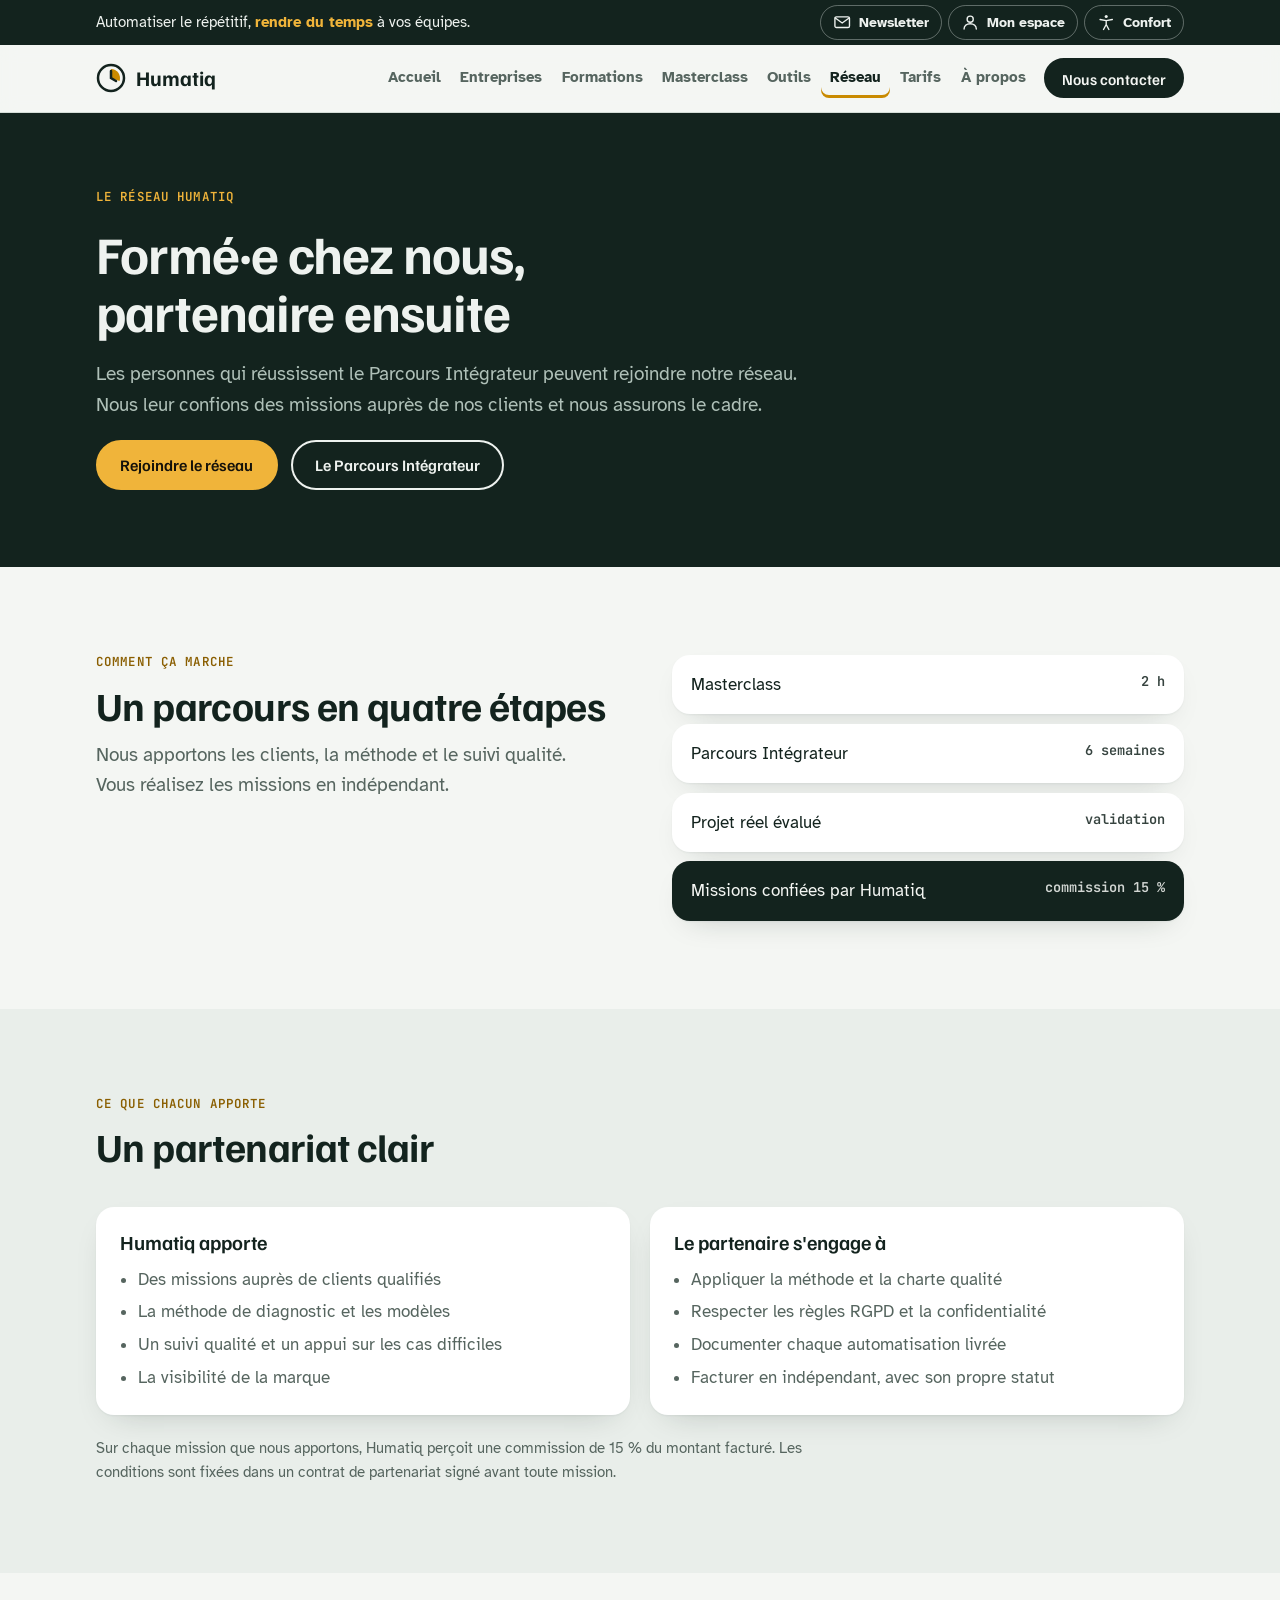
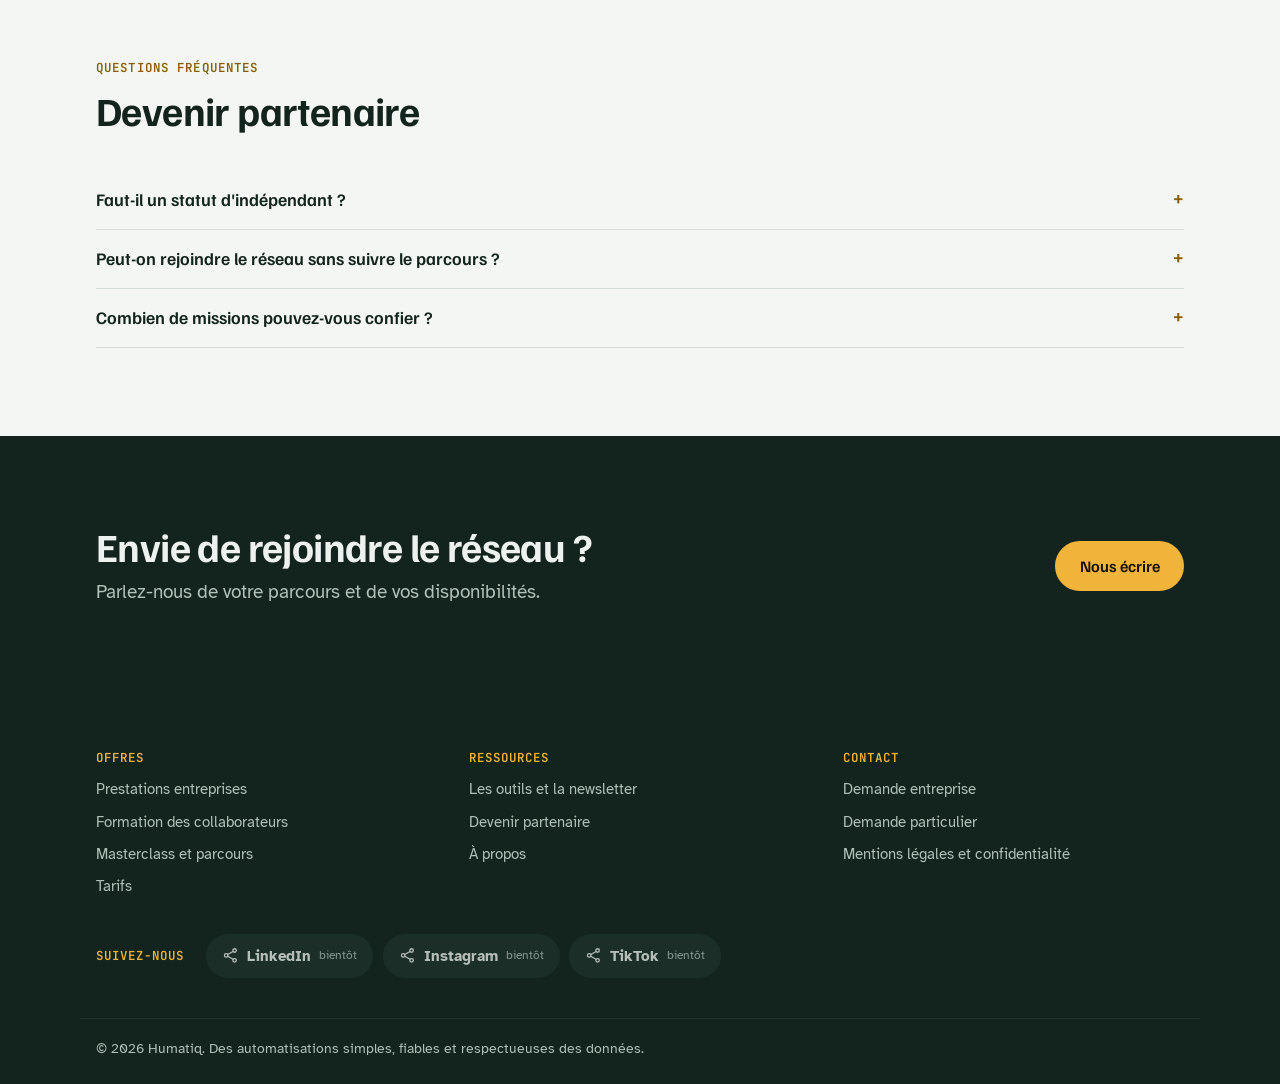
<file: TempsRendu/reseau.html>
<!doctype html>
<html lang="fr">
<head>
<meta charset="utf-8">
<meta name="viewport" content="width=device-width, initial-scale=1, viewport-fit=cover">
<title>Réseau de partenaires · Humatiq</title>
<meta name="description" content="Formé·e chez Humatiq, partenaire ensuite : nous confions des missions aux intégrateurs de notre réseau, avec une méthode et un cadre qualité.">
<meta property="og:title" content="Réseau de partenaires · Humatiq">
<meta property="og:description" content="Formé·e chez Humatiq, partenaire ensuite : nous confions des missions aux intégrateurs de notre réseau, avec une méthode et un cadre qualité.">
<meta property="og:locale" content="fr_FR">
<meta property="og:site_name" content="Humatiq">
<meta name="theme-color" content="#13231E">
<meta name="forms-endpoint" content="">
<script>try{var c=JSON.parse(localStorage.getItem('tr-confort')||'{}');for(var k in c){if(c[k])document.documentElement.setAttribute('data-'+k,c[k]);}}catch(e){}</script>
<link rel="icon" href="favicon.svg" type="image/svg+xml">
<link rel="preconnect" href="https://fonts.googleapis.com"><link rel="preconnect" href="https://fonts.gstatic.com" crossorigin>
<link rel="stylesheet" href="https://fonts.googleapis.com/css2?family=Familjen+Grotesk:wght@500;600;700&family=Atkinson+Hyperlegible:ital,wght@0,400;0,700;1,400&family=JetBrains+Mono:wght@400;600&display=swap">
<link rel="stylesheet" href="assets/css/style.css">
</head>
<body>
<a class="skip" href="#contenu">Aller au contenu</a>
<div class="topline"><div class="wrap topline-row"><div class="ticker" aria-label="Annonces">
  <p class="tick on">Automatiser le répétitif, <b>rendre du temps</b> à vos équipes.</p>
  <p class="tick"><b>Nouveau</b> · Masterclass « Ma première automatisation » : <a href="masterclass.html">voir les dates</a></p>
  <p class="tick"><b>Bientôt</b> · votre espace apprenant : supports, replays et visios</p>
  </div>
  <div class="top-actions">
  <div class="pop">
    <button class="top-btn" id="nl-toggle" type="button" aria-expanded="false" aria-controls="nl-panel"><svg viewBox="0 0 24 24" aria-hidden="true"><rect x="2.5" y="5" width="19" height="14" rx="2"/><path d="M3 6.5l9 6.5 9-6.5"/></svg><span>Newsletter</span></button>
    <div class="pop-panel" id="nl-panel" hidden>
      <p class="pop-title">La newsletter des outils</p>
      <p class="muted">Un outil et un cas concret tous les quinze jours. Gratuite, désinscription en un clic.</p>
      <form class="stack-form" data-form="newsletter" data-success="Merci, vous recevrez le prochain numéro.">
        <label for="top-mail">Votre e-mail</label>
        <input id="top-mail" name="email" type="email" required autocomplete="email">
        <button class="btn" type="submit">S'inscrire</button>
        <p class="msg" data-msg hidden role="status"></p>
      </form>
    </div>
  </div>
  <a class="top-btn" href="espace.html"><svg viewBox="0 0 24 24" aria-hidden="true"><circle cx="12" cy="8" r="4"/><path d="M4 21c0-4.4 3.6-7 8-7s8 2.6 8 7"/></svg><span>Mon espace</span></a>
  <div class="comfort">
    <button class="top-btn" id="comfort-toggle" type="button" aria-expanded="false" aria-controls="comfort-panel"><svg viewBox="0 0 24 24" aria-hidden="true"><circle cx="12" cy="4.5" r="2"/><path d="M4 8.5l8 1.5 8-1.5M12 10v5m0 0l-3.5 6.5M12 15l3.5 6.5"/></svg><span>Confort</span></button>
    <div class="comfort-panel" id="comfort-panel" hidden>
      <p class="comfort-title">Confort de lecture</p>
      <fieldset><legend>Taille du texte</legend><div class="seg"><button type="button" data-set="text" data-val="">A</button><button type="button" data-set="text" data-val="lg">A+</button><button type="button" data-set="text" data-val="xl">A++</button></div></fieldset>
      <fieldset><legend>Espacement</legend><div class="seg"><button type="button" data-set="spacing" data-val="">Standard</button><button type="button" data-set="spacing" data-val="wide">Aéré</button></div></fieldset>
      <fieldset><legend>Animations</legend><div class="seg"><button type="button" data-set="motion" data-val="">Activées</button><button type="button" data-set="motion" data-val="off">Désactivées</button></div></fieldset>
      <fieldset><legend>Contraste</legend><div class="seg"><button type="button" data-set="contrast" data-val="">Standard</button><button type="button" data-set="contrast" data-val="high">Renforcé</button></div></fieldset>
    </div>
  </div>
  </div>
</div></div>
<header class="site-header">
  <div class="wrap header-row">
    <a class="brand" href="index.html" aria-label="Humatiq, accueil"><svg width="30" height="30" viewBox="0 0 30 30" aria-hidden="true"><circle cx="15" cy="15" r="13" fill="none" stroke="currentColor" stroke-width="2.5"/><path d="M15 15 L15 6 A9 9 0 0 1 23.5 18 Z" fill="var(--accent)"/><path d="M15 8v7l5 3" fill="none" stroke="currentColor" stroke-width="2.5" stroke-linecap="round"/></svg><span>Humatiq</span></a>
    <button class="nav-toggle" id="nav-toggle" aria-expanded="false" aria-controls="site-nav">Menu</button>
    <nav class="site-nav" id="site-nav" aria-label="Navigation principale"><a href="index.html">Accueil</a><a href="entreprises.html">Entreprises</a><a href="formations.html">Formations</a><a href="masterclass.html">Masterclass</a><a href="outils.html">Outils</a><a href="reseau.html" aria-current="page">Réseau</a><a href="tarifs.html">Tarifs</a><a href="a-propos.html">À propos</a><a class="btn small" href="contact.html">Nous contacter</a></nav>
  </div>
</header>
<main id="contenu">
<section class="page-hero band-night"><div class="wrap"><div class="hero-copy">
      <p class="eyebrow">Le réseau Humatiq</p>
      <h1>Formé·e chez nous, partenaire ensuite</h1>
      <p class="lead">Les personnes qui réussissent le Parcours Intégrateur peuvent rejoindre notre réseau. Nous leur confions des missions auprès de nos clients et nous assurons le cadre.</p>
      <div class="row"><a class="btn amber" href="contact.html#partenariat">Rejoindre le réseau</a><a class="btn ghost" href="masterclass.html#parcours">Le Parcours Intégrateur</a></div>
    </div></div></section>
<section>
<div class="wrap split2">
  <div class="head" style="margin:0"><p class="eyebrow">Comment ça marche</p><h2>Un parcours en quatre étapes</h2><p class="lead">Nous apportons les clients, la méthode et le suivi qualité. Vous réalisez les missions en indépendant.</p></div>
  <div class="flow" aria-label="Parcours d'un partenaire">
    <div><span>Masterclass</span><span>2 h</span></div>
    <div><span>Parcours Intégrateur</span><span>6 semaines</span></div>
    <div><span>Projet réel évalué</span><span>validation</span></div>
    <div><span>Missions confiées par Humatiq</span><span>commission 15 %</span></div>
  </div>
</div>
</section>

<section class="band-soft">
<div class="wrap">
  <div class="head"><p class="eyebrow">Ce que chacun apporte</p><h2>Un partenariat clair</h2></div>
  <div class="cards two">
    <div class="card"><h3>Humatiq apporte</h3><ul class="muted"><li>Des missions auprès de clients qualifiés</li><li>La méthode de diagnostic et les modèles</li><li>Un suivi qualité et un appui sur les cas difficiles</li><li>La visibilité de la marque</li></ul></div>
    <div class="card"><h3>Le partenaire s'engage à</h3><ul class="muted"><li>Appliquer la méthode et la charte qualité</li><li>Respecter les règles RGPD et la confidentialité</li><li>Documenter chaque automatisation livrée</li><li>Facturer en indépendant, avec son propre statut</li></ul></div>
  </div>
  <p class="note">Sur chaque mission que nous apportons, Humatiq perçoit une commission de 15 % du montant facturé. Les conditions sont fixées dans un contrat de partenariat signé avant toute mission.</p>
</div>
</section>

<section>
<div class="wrap">
  <div class="head"><p class="eyebrow">Questions fréquentes</p><h2>Devenir partenaire</h2></div>
  <details><summary>Faut-il un statut d'indépendant ?</summary><p>Oui. Les partenaires facturent leurs missions eux-mêmes, par exemple en micro-entreprise. Nous pouvons vous orienter pour démarrer.</p></details>
  <details><summary>Peut-on rejoindre le réseau sans suivre le parcours ?</summary><p>Si vous avez déjà une expérience solide en automatisation, contactez-nous : une évaluation sur un cas pratique peut remplacer le parcours.</p></details>
  <details><summary>Combien de missions pouvez-vous confier ?</summary><p>Cela dépend de la demande et de votre région. Nous ne promettons pas de volume, mais nous privilégions les partenaires du réseau pour toutes les missions que nous ne réalisons pas nous-mêmes.</p></details>
</div>
</section>
<section class="band-night"><div class="wrap cta"><div><h2>Envie de rejoindre le réseau ?</h2><p class="lead">Parlez-nous de votre parcours et de vos disponibilités.</p></div><div class="row"><a class="btn amber" href="contact.html#partenariat">Nous écrire</a></div></div></section>
</main>
<footer class="site-footer">
  <div class="wrap footer-grid">
    <div><p class="footer-title">Offres</p><a href="entreprises.html">Prestations entreprises</a><a href="formations.html">Formation des collaborateurs</a><a href="masterclass.html">Masterclass et parcours</a><a href="tarifs.html">Tarifs</a></div>
    <div><p class="footer-title">Ressources</p><a href="outils.html">Les outils et la newsletter</a><a href="reseau.html">Devenir partenaire</a><a href="a-propos.html">À propos</a></div>
    <div><p class="footer-title">Contact</p><a href="contact.html#entreprise">Demande entreprise</a><a href="contact.html#particulier">Demande particulier</a><a href="mentions-legales.html">Mentions légales et confidentialité</a></div>
  </div>
  <div class="wrap footer-social"><p class="footer-title">Suivez-nous</p><div class="socials"><span class="social soon"><svg viewBox="0 0 24 24" aria-hidden="true"><circle cx="18" cy="5" r="2.5"/><circle cx="6" cy="12" r="2.5"/><circle cx="18" cy="19" r="2.5"/><path d="M8.2 10.8l7.6-4.4M8.2 13.2l7.6 4.4"/></svg><span>LinkedIn</span><small>bientôt</small></span><span class="social soon"><svg viewBox="0 0 24 24" aria-hidden="true"><circle cx="18" cy="5" r="2.5"/><circle cx="6" cy="12" r="2.5"/><circle cx="18" cy="19" r="2.5"/><path d="M8.2 10.8l7.6-4.4M8.2 13.2l7.6 4.4"/></svg><span>Instagram</span><small>bientôt</small></span><span class="social soon"><svg viewBox="0 0 24 24" aria-hidden="true"><circle cx="18" cy="5" r="2.5"/><circle cx="6" cy="12" r="2.5"/><circle cx="18" cy="19" r="2.5"/><path d="M8.2 10.8l7.6-4.4M8.2 13.2l7.6 4.4"/></svg><span>TikTok</span><small>bientôt</small></span></div></div>
  <div class="wrap footer-bottom"><p>© 2026 Humatiq. Des automatisations simples, fiables et respectueuses des données.</p></div>
</footer>
<script src="assets/js/site.js"></script>
</body>
</html>
</file>
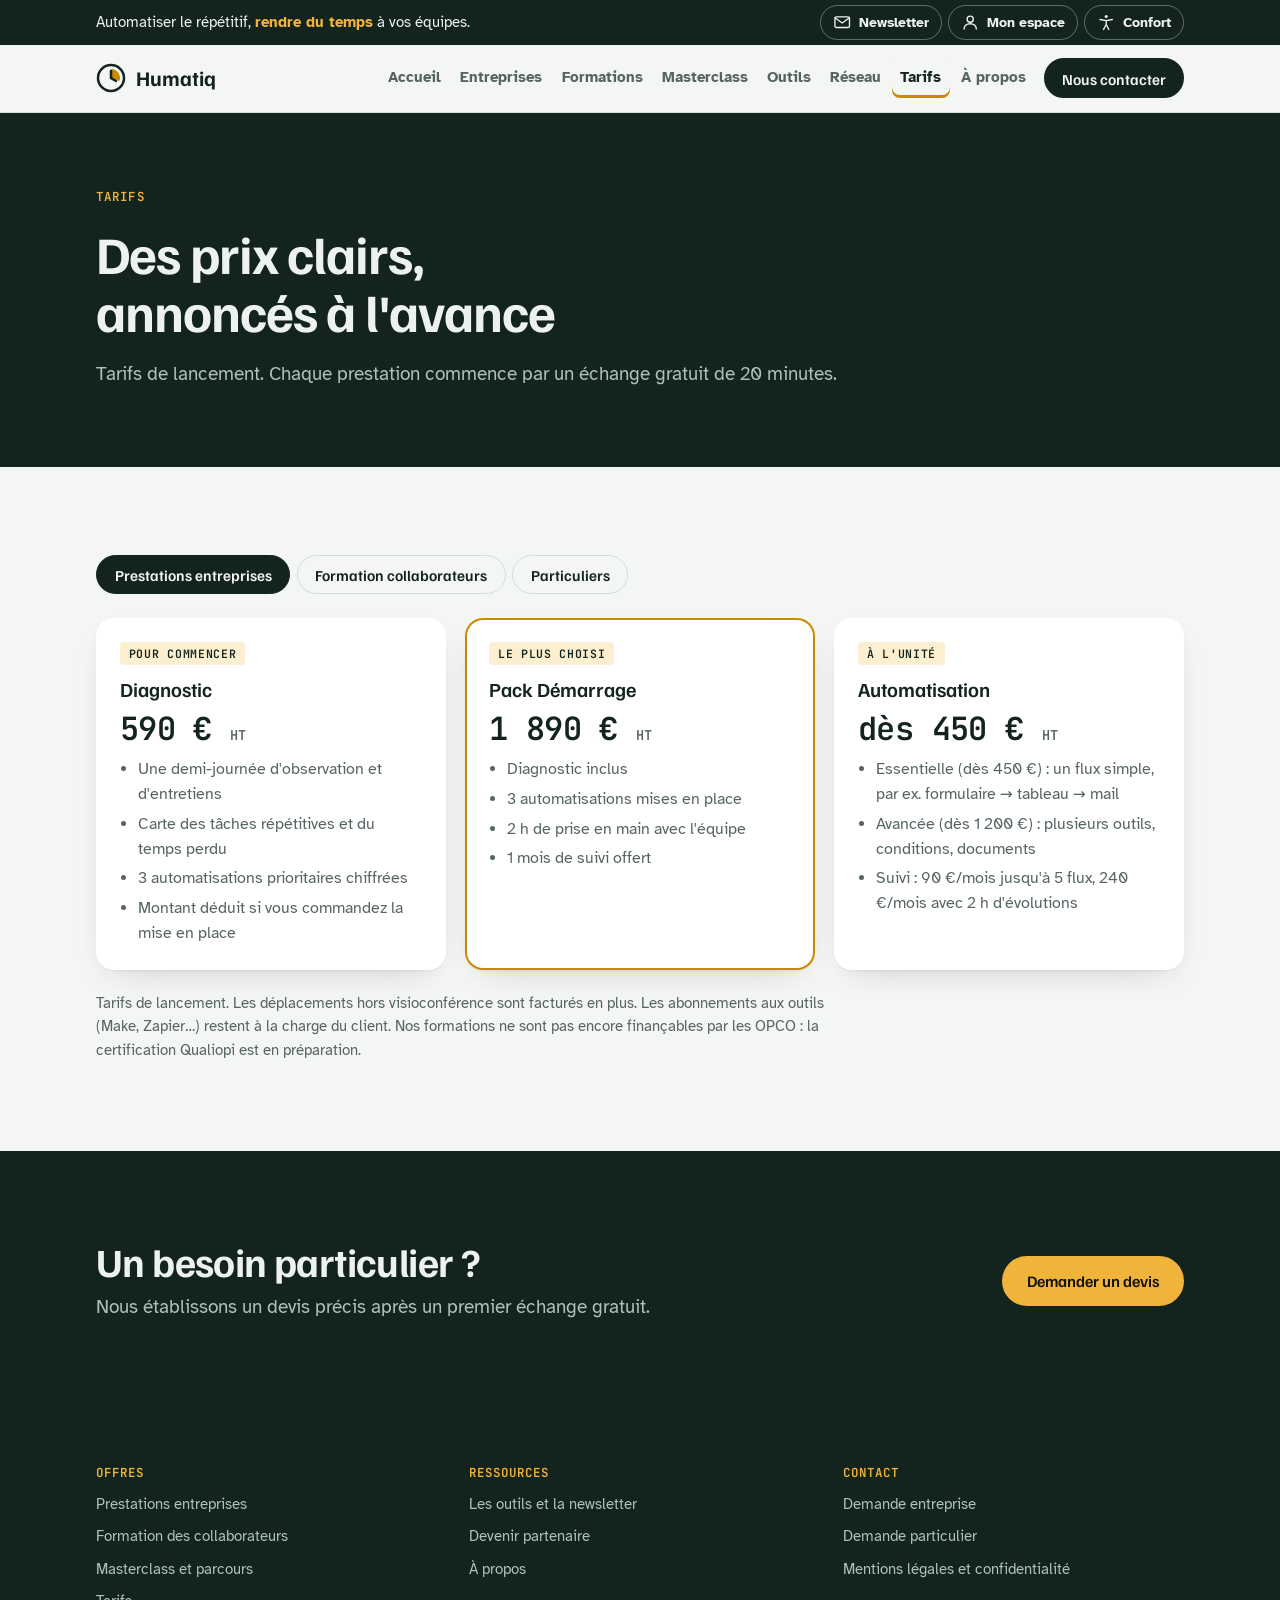
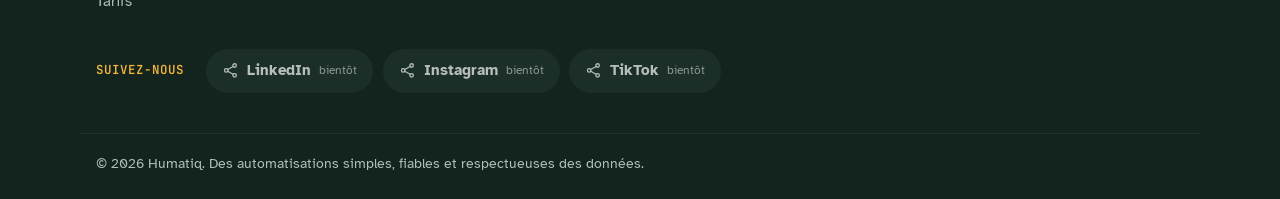
<file: TempsRendu/tarifs.html>
<!doctype html>
<html lang="fr">
<head>
<meta charset="utf-8">
<meta name="viewport" content="width=device-width, initial-scale=1, viewport-fit=cover">
<title>Tarifs · Humatiq</title>
<meta name="description" content="Tarifs de lancement Humatiq : diagnostic, Pack Démarrage, automatisations, suivi, formations intra, masterclass et Parcours Intégrateur.">
<meta property="og:title" content="Tarifs · Humatiq">
<meta property="og:description" content="Tarifs de lancement Humatiq : diagnostic, Pack Démarrage, automatisations, suivi, formations intra, masterclass et Parcours Intégrateur.">
<meta property="og:locale" content="fr_FR">
<meta property="og:site_name" content="Humatiq">
<meta name="theme-color" content="#13231E">
<meta name="forms-endpoint" content="">
<script>try{var c=JSON.parse(localStorage.getItem('tr-confort')||'{}');for(var k in c){if(c[k])document.documentElement.setAttribute('data-'+k,c[k]);}}catch(e){}</script>
<link rel="icon" href="favicon.svg" type="image/svg+xml">
<link rel="preconnect" href="https://fonts.googleapis.com"><link rel="preconnect" href="https://fonts.gstatic.com" crossorigin>
<link rel="stylesheet" href="https://fonts.googleapis.com/css2?family=Familjen+Grotesk:wght@500;600;700&family=Atkinson+Hyperlegible:ital,wght@0,400;0,700;1,400&family=JetBrains+Mono:wght@400;600&display=swap">
<link rel="stylesheet" href="assets/css/style.css">
</head>
<body>
<a class="skip" href="#contenu">Aller au contenu</a>
<div class="topline"><div class="wrap topline-row"><div class="ticker" aria-label="Annonces">
  <p class="tick on">Automatiser le répétitif, <b>rendre du temps</b> à vos équipes.</p>
  <p class="tick"><b>Nouveau</b> · Masterclass « Ma première automatisation » : <a href="masterclass.html">voir les dates</a></p>
  <p class="tick"><b>Bientôt</b> · votre espace apprenant : supports, replays et visios</p>
  </div>
  <div class="top-actions">
  <div class="pop">
    <button class="top-btn" id="nl-toggle" type="button" aria-expanded="false" aria-controls="nl-panel"><svg viewBox="0 0 24 24" aria-hidden="true"><rect x="2.5" y="5" width="19" height="14" rx="2"/><path d="M3 6.5l9 6.5 9-6.5"/></svg><span>Newsletter</span></button>
    <div class="pop-panel" id="nl-panel" hidden>
      <p class="pop-title">La newsletter des outils</p>
      <p class="muted">Un outil et un cas concret tous les quinze jours. Gratuite, désinscription en un clic.</p>
      <form class="stack-form" data-form="newsletter" data-success="Merci, vous recevrez le prochain numéro.">
        <label for="top-mail">Votre e-mail</label>
        <input id="top-mail" name="email" type="email" required autocomplete="email">
        <button class="btn" type="submit">S'inscrire</button>
        <p class="msg" data-msg hidden role="status"></p>
      </form>
    </div>
  </div>
  <a class="top-btn" href="espace.html"><svg viewBox="0 0 24 24" aria-hidden="true"><circle cx="12" cy="8" r="4"/><path d="M4 21c0-4.4 3.6-7 8-7s8 2.6 8 7"/></svg><span>Mon espace</span></a>
  <div class="comfort">
    <button class="top-btn" id="comfort-toggle" type="button" aria-expanded="false" aria-controls="comfort-panel"><svg viewBox="0 0 24 24" aria-hidden="true"><circle cx="12" cy="4.5" r="2"/><path d="M4 8.5l8 1.5 8-1.5M12 10v5m0 0l-3.5 6.5M12 15l3.5 6.5"/></svg><span>Confort</span></button>
    <div class="comfort-panel" id="comfort-panel" hidden>
      <p class="comfort-title">Confort de lecture</p>
      <fieldset><legend>Taille du texte</legend><div class="seg"><button type="button" data-set="text" data-val="">A</button><button type="button" data-set="text" data-val="lg">A+</button><button type="button" data-set="text" data-val="xl">A++</button></div></fieldset>
      <fieldset><legend>Espacement</legend><div class="seg"><button type="button" data-set="spacing" data-val="">Standard</button><button type="button" data-set="spacing" data-val="wide">Aéré</button></div></fieldset>
      <fieldset><legend>Animations</legend><div class="seg"><button type="button" data-set="motion" data-val="">Activées</button><button type="button" data-set="motion" data-val="off">Désactivées</button></div></fieldset>
      <fieldset><legend>Contraste</legend><div class="seg"><button type="button" data-set="contrast" data-val="">Standard</button><button type="button" data-set="contrast" data-val="high">Renforcé</button></div></fieldset>
    </div>
  </div>
  </div>
</div></div>
<header class="site-header">
  <div class="wrap header-row">
    <a class="brand" href="index.html" aria-label="Humatiq, accueil"><svg width="30" height="30" viewBox="0 0 30 30" aria-hidden="true"><circle cx="15" cy="15" r="13" fill="none" stroke="currentColor" stroke-width="2.5"/><path d="M15 15 L15 6 A9 9 0 0 1 23.5 18 Z" fill="var(--accent)"/><path d="M15 8v7l5 3" fill="none" stroke="currentColor" stroke-width="2.5" stroke-linecap="round"/></svg><span>Humatiq</span></a>
    <button class="nav-toggle" id="nav-toggle" aria-expanded="false" aria-controls="site-nav">Menu</button>
    <nav class="site-nav" id="site-nav" aria-label="Navigation principale"><a href="index.html">Accueil</a><a href="entreprises.html">Entreprises</a><a href="formations.html">Formations</a><a href="masterclass.html">Masterclass</a><a href="outils.html">Outils</a><a href="reseau.html">Réseau</a><a href="tarifs.html" aria-current="page">Tarifs</a><a href="a-propos.html">À propos</a><a class="btn small" href="contact.html">Nous contacter</a></nav>
  </div>
</header>
<main id="contenu">
<section class="page-hero band-night"><div class="wrap"><div class="hero-copy">
      <p class="eyebrow">Tarifs</p>
      <h1>Des prix clairs, annoncés à l'avance</h1>
      <p class="lead">Tarifs de lancement. Chaque prestation commence par un échange gratuit de 20 minutes.</p>
      
    </div></div></section>
<section>
<div class="wrap">
  <div class="tabs" role="tablist" aria-label="Catégories de tarifs">
    <button class="tab" role="tab" id="t-ent" data-hash="entreprises" aria-controls="p-ent" aria-selected="true">Prestations entreprises</button>
    <button class="tab" role="tab" id="t-form" data-hash="formations" aria-controls="p-form" aria-selected="false">Formation collaborateurs</button>
    <button class="tab" role="tab" id="t-part" data-hash="particuliers" aria-controls="p-part" aria-selected="false">Particuliers</button>
  </div>
  <div class="prices" id="p-ent" role="tabpanel" aria-labelledby="t-ent">
    <div class="price"><span class="tag">Pour commencer</span><h3>Diagnostic</h3><p class="amount">590 € <small>HT</small></p><ul><li>Une demi-journée d'observation et d'entretiens</li><li>Carte des tâches répétitives et du temps perdu</li><li>3 automatisations prioritaires chiffrées</li><li>Montant déduit si vous commandez la mise en place</li></ul></div>
    <div class="price pick"><span class="tag">Le plus choisi</span><h3>Pack Démarrage</h3><p class="amount">1 890 € <small>HT</small></p><ul><li>Diagnostic inclus</li><li>3 automatisations mises en place</li><li>2 h de prise en main avec l'équipe</li><li>1 mois de suivi offert</li></ul></div>
    <div class="price"><span class="tag">À l'unité</span><h3>Automatisation</h3><p class="amount">dès 450 € <small>HT</small></p><ul><li>Essentielle (dès 450 €) : un flux simple, par ex. formulaire → tableau → mail</li><li>Avancée (dès 1 200 €) : plusieurs outils, conditions, documents</li><li>Suivi : 90 €/mois jusqu'à 5 flux, 240 €/mois avec 2 h d'évolutions</li></ul></div>
  </div>
  <div class="prices" id="p-form" role="tabpanel" aria-labelledby="t-form" hidden>
    <div class="price"><span class="tag">3 heures</span><h3>Atelier Repérer</h3><p class="amount">690 € <small>HT</small></p><ul><li>Jusqu'à 8 personnes</li><li>Chacun repart avec sa liste de tâches automatisables</li><li>Idéal avant un projet</li></ul></div>
    <div class="price pick"><span class="tag">1 jour</span><h3>Automatiser sans coder</h3><p class="amount">1 290 € <small>HT</small></p><ul><li>Jusqu'à 8 personnes</li><li>Prise en main de Make ou Power Automate</li><li>Chacun construit une automatisation utile à son poste</li></ul></div>
    <div class="price"><span class="tag">2 jours</span><h3>Formation sur vos cas</h3><p class="amount">2 290 € <small>HT</small></p><ul><li>Jusqu'à 8 personnes</li><li>Travail sur les vrais processus de l'entreprise</li><li>Les automatisations créées restent en service</li></ul></div>
  </div>
  <div class="prices" id="p-part" role="tabpanel" aria-labelledby="t-part" hidden>
    <div class="price"><span class="tag">Gratuit</span><h3>Newsletter</h3><p class="amount">0 €</p><ul><li>Tous les quinze jours</li><li>Une fiche outil et un cas pas à pas</li><li>Désinscription en un clic</li></ul></div>
    <div class="price pick"><span class="tag">2 h en direct</span><h3>Masterclass</h3><p class="amount">49 € <small>TTC</small></p><ul><li>« Ma première automatisation »</li><li>« Formulaires, mails et rendez-vous »</li><li>Replay et modèles inclus</li></ul></div>
    <div class="price"><span class="tag">6 semaines</span><h3>Parcours Intégrateur</h3><p class="amount">690 € <small>TTC</small></p><ul><li>6 sessions en direct et un projet réel</li><li>Évaluation finale</li><li>Accès au réseau de partenaires Humatiq</li></ul></div>
  </div>
  <p class="note">Tarifs de lancement. Les déplacements hors visioconférence sont facturés en plus. Les abonnements aux outils (Make, Zapier…) restent à la charge du client. Nos formations ne sont pas encore finançables par les OPCO : la certification Qualiopi est en préparation.</p>
</div>
</section>
<section class="band-night"><div class="wrap cta"><div><h2>Un besoin particulier ?</h2><p class="lead">Nous établissons un devis précis après un premier échange gratuit.</p></div><div class="row"><a class="btn amber" href="contact.html">Demander un devis</a></div></div></section>
</main>
<footer class="site-footer">
  <div class="wrap footer-grid">
    <div><p class="footer-title">Offres</p><a href="entreprises.html">Prestations entreprises</a><a href="formations.html">Formation des collaborateurs</a><a href="masterclass.html">Masterclass et parcours</a><a href="tarifs.html">Tarifs</a></div>
    <div><p class="footer-title">Ressources</p><a href="outils.html">Les outils et la newsletter</a><a href="reseau.html">Devenir partenaire</a><a href="a-propos.html">À propos</a></div>
    <div><p class="footer-title">Contact</p><a href="contact.html#entreprise">Demande entreprise</a><a href="contact.html#particulier">Demande particulier</a><a href="mentions-legales.html">Mentions légales et confidentialité</a></div>
  </div>
  <div class="wrap footer-social"><p class="footer-title">Suivez-nous</p><div class="socials"><span class="social soon"><svg viewBox="0 0 24 24" aria-hidden="true"><circle cx="18" cy="5" r="2.5"/><circle cx="6" cy="12" r="2.5"/><circle cx="18" cy="19" r="2.5"/><path d="M8.2 10.8l7.6-4.4M8.2 13.2l7.6 4.4"/></svg><span>LinkedIn</span><small>bientôt</small></span><span class="social soon"><svg viewBox="0 0 24 24" aria-hidden="true"><circle cx="18" cy="5" r="2.5"/><circle cx="6" cy="12" r="2.5"/><circle cx="18" cy="19" r="2.5"/><path d="M8.2 10.8l7.6-4.4M8.2 13.2l7.6 4.4"/></svg><span>Instagram</span><small>bientôt</small></span><span class="social soon"><svg viewBox="0 0 24 24" aria-hidden="true"><circle cx="18" cy="5" r="2.5"/><circle cx="6" cy="12" r="2.5"/><circle cx="18" cy="19" r="2.5"/><path d="M8.2 10.8l7.6-4.4M8.2 13.2l7.6 4.4"/></svg><span>TikTok</span><small>bientôt</small></span></div></div>
  <div class="wrap footer-bottom"><p>© 2026 Humatiq. Des automatisations simples, fiables et respectueuses des données.</p></div>
</footer>
<script src="assets/js/site.js"></script>
</body>
</html>
</file>
<file: TempsRendu/assets/css/style.css>
/* Humatiq — une semaine de travail qui se libère.
   Encre vert-noir, fond vert-gris, accent ambre (le temps rendu). */
:root{
  --bg:#F4F6F3; --surface:#FFFFFF; --ink:#13231E; --muted:#56655F; --line:#D5DDD8;
  --accent:#C98A00; --accent-ink:#8A5E00; --accent-soft:#FBEFCF; --task:#DCE4E0;
  --night:#13231E; --night-2:#1E332C; --on-night:#EEF2EF; --on-night-muted:#AFC0B8; --night-accent:#F0B43A;
  --free:#13231E; --free-fg:#F4F6F3;
  --display:"Familjen Grotesk","Helvetica Neue",Arial,sans-serif;
  --body:"Atkinson Hyperlegible","Segoe UI",system-ui,sans-serif;
  --mono:"JetBrains Mono",ui-monospace,Menlo,Consolas,monospace;
  --r:10px; --wrap:1120px;
}
@media (prefers-color-scheme:dark){:root:not([data-theme="light"]){
  --bg:#0E1513; --surface:#16201D; --ink:#E6ECE8; --muted:#9AA8A2; --line:#2A3833;
  --accent:#F0B43A; --accent-ink:#F0B43A; --accent-soft:#3A2E12; --task:#24302C;
  --night:#0A100E; --night-2:#16201D; --on-night:#E6ECE8; --on-night-muted:#9AA8A2; --night-accent:#F0B43A;
  --free:#F0B43A; --free-fg:#14110A; color-scheme:dark}}
:root[data-theme="dark"]{
  --bg:#0E1513; --surface:#16201D; --ink:#E6ECE8; --muted:#9AA8A2; --line:#2A3833;
  --accent:#F0B43A; --accent-ink:#F0B43A; --accent-soft:#3A2E12; --task:#24302C;
  --night:#0A100E; --night-2:#16201D; --on-night:#E6ECE8; --on-night-muted:#9AA8A2; --night-accent:#F0B43A;
  --free:#F0B43A; --free-fg:#14110A; color-scheme:dark}

*{box-sizing:border-box}
html{scroll-behavior:smooth}
@media (prefers-reduced-motion:reduce){html{scroll-behavior:auto}*{animation:none!important;transition:none!important}}
body{margin:0;background:var(--bg);color:var(--ink);font:400 1.0625rem/1.6 var(--body)}
img{max-width:100%}
[hidden]{display:none!important}
.wrap{max-width:var(--wrap);margin-inline:auto;padding-inline:16px}
h1,h2,h3{font-family:var(--display);line-height:1.1;text-wrap:balance;margin:0}
h1{font-size:clamp(2.2rem,5vw,3.8rem);font-weight:700;letter-spacing:-.02em}
h2{font-size:clamp(1.7rem,3.4vw,2.5rem);font-weight:700;letter-spacing:-.015em}
h3{font-size:1.25rem;font-weight:600}
p{margin:0}
a{color:inherit}
.eyebrow{font:600 .78rem/1.2 var(--mono);text-transform:uppercase;letter-spacing:.09em;color:var(--accent-ink)}
.muted{color:var(--muted)}
.lead{font-size:1.2rem;color:var(--muted);max-width:62ch}
.skip{position:absolute;left:-999px;top:0;background:var(--ink);color:var(--bg);padding:.6rem 1rem;z-index:50}
.skip:focus{left:1rem}
.btn{display:inline-flex;align-items:center;justify-content:center;gap:.5rem;font:600 1rem/1 var(--display);padding:.95rem 1.4rem;border-radius:999px;border:2px solid var(--ink);background:var(--ink);color:var(--bg);text-decoration:none;cursor:pointer}
.btn.ghost{background:transparent;color:var(--ink)}
.btn.small{padding:.65rem 1rem;font-size:.95rem}
.btn.amber{background:var(--night-accent);border-color:var(--night-accent);color:#14110A}
a:focus-visible,button:focus-visible,input:focus-visible,select:focus-visible,textarea:focus-visible,summary:focus-visible{outline:3px solid var(--accent);outline-offset:3px}
.row{display:flex;flex-wrap:wrap;gap:.8rem}

/* ---------- Bandeau d'en-tête ---------- */
.topline{background:var(--night);color:var(--on-night);font-size:.95rem;position:relative;z-index:30}
.topline-row{display:flex;align-items:center;justify-content:space-between;gap:1rem}
.ticker{display:grid;padding-block:0;min-height:2.2rem;align-items:center;flex:1;min-width:0}
.tick{grid-area:1/1;opacity:0;visibility:hidden;transition:opacity .5s ease,visibility .5s}
.tick.on{opacity:1;visibility:visible}
.topline b{color:var(--night-accent);font-weight:700}
.topline a{color:var(--on-night);text-decoration:none}
.site-header{position:sticky;top:env(safe-area-inset-top,0px);z-index:20;background:color-mix(in srgb,var(--bg) 92%,transparent);backdrop-filter:blur(8px);border-bottom:1px solid var(--line)}
.header-row{display:flex;align-items:center;justify-content:space-between;gap:1rem;min-height:4.2rem;position:relative}
.brand{white-space:nowrap;display:flex;align-items:center;gap:.6rem;font:700 1.3rem/1 var(--display);text-decoration:none;color:var(--ink)}
.brand svg{flex:none}
.site-nav{display:flex;align-items:center;gap:.1rem;flex-wrap:nowrap}
.site-nav a:not(.btn){text-decoration:none;color:var(--muted);font-weight:700;font-size:.93rem;padding:.5rem .55rem;border-radius:8px;white-space:nowrap}
.site-nav a:not(.btn):hover{color:var(--ink);background:var(--task)}
.site-nav a[aria-current="page"]:not(.btn){color:var(--ink);box-shadow:inset 0 -3px 0 var(--accent)}
.site-nav .btn{margin-left:.5rem}
.nav-toggle{display:none;font:600 .95rem/1 var(--display);background:none;border:1px solid var(--line);color:var(--ink);border-radius:999px;padding:.6rem 1rem;cursor:pointer}
@media (max-width:1180px){
  .nav-toggle{display:inline-flex}
  .site-nav{display:none;position:absolute;left:0;right:0;top:100%;flex-direction:column;align-items:stretch;background:var(--surface);border:1px solid var(--line);border-radius:12px;padding:.6rem;box-shadow:0 18px 40px -22px rgba(0,0,0,.45)}
  .site-nav.open{display:flex}
  .site-nav .btn{margin:.4rem 0 0}
}

/* ---------- Bandes ---------- */
section{padding-block:clamp(3.5rem,8vw,5.5rem)}
.band-soft{background:color-mix(in srgb,var(--task) 55%,var(--bg))}
.band-night{background:var(--night);color:var(--on-night)}
.band-night .eyebrow{color:var(--night-accent)}
.band-night .lead,.band-night .muted{color:var(--on-night-muted)}
.band-night .btn{background:var(--on-night);border-color:var(--on-night);color:var(--night)}
.band-night .btn.ghost{background:transparent;color:var(--on-night)}
.band-night .btn.amber{background:var(--night-accent);border-color:var(--night-accent);color:#14110A}
.page-hero{padding-block:clamp(3rem,7vw,4.8rem)}
.page-hero .hero-copy{display:grid;gap:1.2rem;max-width:48rem}
.page-hero h1{font-size:clamp(2rem,4.4vw,3.3rem)}
.page-hero .split{display:grid;grid-template-columns:1.2fr 1fr;gap:clamp(2rem,5vw,4rem);align-items:center}
.page-hero .split>*{min-width:0}
.crumbs{font:600 .78rem/1 var(--mono);letter-spacing:.06em;text-transform:uppercase;color:var(--on-night-muted)}
.crumbs a{color:var(--on-night-muted);text-decoration:none}
.head{display:grid;gap:.8rem;margin-bottom:2.4rem;max-width:62ch}

/* Accueil */
.hero{display:grid;grid-template-columns:1.05fr 1fr;gap:clamp(2rem,5vw,4rem);align-items:center;padding-block:clamp(2.5rem,6vw,4.5rem)}
.hero>div{min-width:0;display:grid;gap:1.4rem}
.hero h1 em{font-style:normal;color:var(--accent-ink)}
.week{background:var(--surface);color:var(--ink);border:1px solid var(--line);border-radius:14px;padding:1.1rem;display:grid;gap:.7rem;margin:0}
.week-head{display:flex;justify-content:space-between;align-items:baseline;gap:1rem;font:600 .8rem/1.2 var(--mono);color:var(--muted)}
.grid{display:grid;grid-template-columns:2.6rem repeat(5,1fr);gap:4px;font:400 .72rem/1 var(--mono)}
.grid .d{text-align:center;color:var(--muted);padding-bottom:.3rem}
.grid .h{color:var(--muted);text-align:right;padding-right:.4rem;align-self:center}
.slot{height:1.55rem;border-radius:4px;background:var(--task);display:flex;align-items:center;padding-inline:.35rem;overflow:hidden;white-space:nowrap;color:var(--muted);font-size:.66rem}
.slot.free{background:var(--free);color:var(--free-fg);font-weight:600;animation:free .9s ease both}
.slot.empty{background:transparent;border:1px dashed var(--line)}
@keyframes free{from{background:var(--task);color:var(--muted)}to{background:var(--free);color:var(--free-fg)}}
.week-foot{display:flex;justify-content:space-between;gap:1rem;align-items:baseline;border-top:1px solid var(--line);padding-top:.7rem;flex-wrap:wrap}
.week-foot b{font:600 1.6rem/1 var(--mono);color:var(--accent-ink)}
.legend{display:flex;gap:1rem;flex-wrap:wrap;font-size:.8rem;color:var(--muted)}
.legend i{display:inline-block;width:.8rem;height:.8rem;border-radius:3px;vertical-align:-1px;margin-right:.35rem}

/* Chiffres */
.figures{display:grid;grid-template-columns:repeat(3,minmax(0,1fr));gap:1.2rem}
.figure{border-top:3px solid var(--night-accent);padding-top:1rem;display:grid;gap:.4rem}
.figure b{font:600 clamp(2rem,4vw,2.8rem)/1 var(--mono);color:var(--night-accent)}
.figure span{color:var(--on-night-muted)}
.source-line{margin-top:1.6rem;font-size:.85rem;color:var(--on-night-muted)}
.source-line a{color:var(--on-night)}

/* Cartes et grilles */
.cards{display:grid;grid-template-columns:repeat(auto-fit,minmax(min(100%,16rem),1fr));gap:1.2rem}
.cards.two{grid-template-columns:repeat(2,minmax(0,1fr))}
.card{background:var(--surface);border:1px solid var(--line);border-radius:var(--r);padding:1.5rem;display:grid;gap:.8rem;align-content:start;min-width:0}
a.card{text-decoration:none;color:var(--ink)}
a.card:hover{border-color:var(--ink)}
.card .who{font:600 .75rem/1 var(--mono);text-transform:uppercase;letter-spacing:.08em;color:var(--muted)}
.card ul,.ticks{margin:0;padding-left:1.1rem;display:grid;gap:.35rem}
.card .from{font:600 .95rem/1.3 var(--mono);color:var(--accent-ink)}
.card .go{font-weight:700;color:var(--accent-ink)}
.steps{list-style:none;margin:0;padding:0;display:grid;grid-template-columns:repeat(4,minmax(0,1fr));gap:1.2rem;counter-reset:s}
.steps li{counter-increment:s;display:grid;gap:.5rem;align-content:start;padding-top:1rem;border-top:3px solid var(--ink)}
.steps li::before{content:"0" counter(s);font:600 .85rem/1 var(--mono);color:var(--accent-ink)}
.band-night .steps li{border-color:var(--night-accent)}
.band-night .steps li::before{color:var(--night-accent)}
.split2{display:grid;grid-template-columns:1fr 1fr;gap:clamp(2rem,5vw,4rem);align-items:start}
.split2>*{min-width:0}
.examples{display:grid;grid-template-columns:repeat(2,minmax(0,1fr));gap:1.2rem}
.example{background:var(--surface);border:1px solid var(--line);border-radius:var(--r);padding:1.4rem;display:grid;gap:.7rem;align-content:start}
.chain{display:flex;flex-wrap:wrap;gap:.35rem;align-items:center;font:600 .78rem/1.3 var(--mono)}
.chain span{background:var(--task);padding:.3rem .5rem;border-radius:4px}
.chain .arrow{background:none;color:var(--accent-ink);padding:0}
.gain{font:600 .9rem/1.3 var(--mono);color:var(--accent-ink)}

/* Calculateur */
.calc{display:grid;grid-template-columns:1fr 1fr;gap:1.2rem;align-items:stretch}
.calc form,.result{background:var(--surface);border:1px solid var(--line);border-radius:var(--r);padding:1.6rem;display:grid;gap:1.1rem;min-width:0}
.field{display:grid;gap:.35rem}
.field label,.field legend{font-weight:700;font-size:.95rem;padding:0}
.field .val{font:600 .95rem/1 var(--mono);color:var(--accent-ink)}
.field .top{display:flex;justify-content:space-between;gap:1rem}
input[type=range]{width:100%;accent-color:var(--accent)}
.result{background:var(--free);color:var(--free-fg);border-color:var(--free);align-content:center}
.result .big{font:600 clamp(2.6rem,6vw,3.8rem)/1 var(--mono);letter-spacing:-.03em}
.result .sub{font:600 1.3rem/1.2 var(--mono)}
.result p{opacity:.88}
.result small{opacity:.75;font-size:.82rem}

/* Tarifs */
.tabs{display:flex;gap:.4rem;flex-wrap:wrap;margin-bottom:1.5rem}
.tab{font:600 .95rem/1 var(--display);padding:.7rem 1.1rem;border-radius:999px;border:1px solid var(--line);background:transparent;color:var(--ink);cursor:pointer}
.tab[aria-selected="true"]{background:var(--ink);color:var(--bg);border-color:var(--ink)}
.prices{display:grid;grid-template-columns:repeat(3,minmax(0,1fr));gap:1.2rem}
.price{background:var(--surface);border:1px solid var(--line);border-radius:var(--r);padding:1.5rem;display:grid;gap:.8rem;align-content:start}
.price.pick{border:2px solid var(--accent)}
.price .tag{justify-self:start;font:600 .72rem/1 var(--mono);text-transform:uppercase;letter-spacing:.06em;background:var(--accent-soft);color:var(--ink);padding:.35rem .55rem;border-radius:4px}
.price .amount{font:600 2rem/1 var(--mono);letter-spacing:-.02em}
.price .amount small{font-size:.85rem;color:var(--muted);letter-spacing:0}
.price ul{margin:0;padding-left:1.1rem;display:grid;gap:.3rem;color:var(--muted);font-size:.97rem}
.note{margin-top:1.4rem;font-size:.92rem;color:var(--muted);max-width:75ch}

/* Règles / parti pris */
.rules{display:grid;gap:.2rem}
.rule{display:grid;grid-template-columns:auto 1fr;gap:1rem;align-items:start;padding:1rem 0;border-bottom:1px solid var(--line)}
.band-night .rule{border-color:var(--night-2)}
.rule b{font:600 .8rem/1.6 var(--mono);color:var(--accent-ink);white-space:nowrap}
.band-night .rule b{color:var(--night-accent)}

/* Programme */
.programme{display:grid;gap:.8rem}
.module{display:grid;grid-template-columns:7rem 1fr;gap:1rem;padding:1rem 1.2rem;background:var(--surface);border:1px solid var(--line);border-radius:var(--r)}
.module b{font:600 .85rem/1.5 var(--mono);color:var(--accent-ink)}
.module p{color:var(--muted)}
.module h3{font-size:1.08rem;margin-bottom:.25rem}

/* Tableau */
.table-wrap{overflow-x:auto;border:1px solid var(--line);border-radius:var(--r);background:var(--surface)}
table{border-collapse:collapse;width:100%;min-width:40rem;font-size:.95rem}
th,td{text-align:left;padding:.8rem 1rem;border-bottom:1px solid var(--line);vertical-align:top}
th{font-family:var(--display);font-weight:600;background:color-mix(in srgb,var(--task) 50%,var(--surface))}
tr:last-child td{border-bottom:0}

/* Flux réseau */
.flow{display:grid;gap:.6rem}
.flow div{display:flex;justify-content:space-between;gap:1rem;padding:1rem 1.2rem;border-radius:var(--r);background:var(--surface);border:1px solid var(--line)}
.flow div:last-child{background:var(--free);color:var(--free-fg);border-color:var(--free)}
.flow span:last-child{font:600 .85rem/1.6 var(--mono);opacity:.85;white-space:nowrap}

/* FAQ */
details{border-bottom:1px solid var(--line);padding-block:1.1rem}
summary{cursor:pointer;font:600 1.1rem/1.3 var(--display);list-style:none;display:flex;justify-content:space-between;gap:1rem}
summary::-webkit-details-marker{display:none}
summary::after{content:"+";font-family:var(--mono);color:var(--accent-ink)}
details[open] summary::after{content:"–"}
details p{margin-top:.7rem;color:var(--muted);max-width:70ch}

/* Bande d'appel */
.cta{display:flex;justify-content:space-between;align-items:center;gap:1.5rem;flex-wrap:wrap}
.cta>div{display:grid;gap:.6rem;max-width:44rem}

/* Formulaires */
.form{display:grid;gap:1.1rem;background:var(--surface);border:1px solid var(--line);border-radius:var(--r);padding:clamp(1.2rem,3vw,2rem);max-width:52rem}
.form-row{display:grid;grid-template-columns:1fr 1fr;gap:1rem}
.form-row>*{min-width:0}
fieldset.field{border:0;margin:0;padding:0}
.field input,.field select,.field textarea{font:inherit;color:var(--ink);background:var(--bg);border:1px solid var(--line);border-radius:8px;padding:.75rem .85rem;width:100%}
.field textarea{min-height:7rem;resize:vertical}
.field-hint{font-weight:400;color:var(--muted);font-size:.85rem}
.chips{display:flex;gap:.5rem;flex-wrap:wrap}
.chip{position:relative}
.chip input{position:absolute;opacity:0;pointer-events:none;left:0;top:0}
.chip span{display:inline-block;padding:.6rem 1rem;border:1px solid var(--line);border-radius:999px;cursor:pointer;font-weight:700;font-size:.95rem}
.chip input:checked+span{background:var(--ink);color:var(--bg);border-color:var(--ink)}
.chip input:focus-visible+span{outline:3px solid var(--accent);outline-offset:2px}
.check{display:flex;gap:.6rem;align-items:flex-start;font-size:.92rem;color:var(--muted)}
.check input{margin-top:.25rem;accent-color:var(--accent)}
.msg{font-size:.95rem;background:var(--accent-soft);color:var(--ink);padding:.8rem 1rem;border-radius:8px}
.inline-form{display:flex;gap:.6rem;flex-wrap:wrap;max-width:34rem}
.inline-form input{flex:1 1 14rem;font:inherit;padding:.85rem 1rem;border-radius:999px;border:1px solid var(--line);background:var(--surface);color:var(--ink)}
.band-night .inline-form input{background:var(--night-2);border-color:var(--night-2);color:var(--on-night)}

/* Portrait */
.portrait{aspect-ratio:1;max-width:100%;width:15rem;border-radius:50%;background:var(--night);color:var(--night-accent);display:grid;place-items:center;font:700 3rem/1 var(--display)}

/* Pied de page */
.site-footer{background:var(--night);color:var(--on-night-muted);padding-block:3.5rem 1.5rem;font-size:.95rem}
.footer-grid{display:grid;grid-template-columns:1.4fr 1fr 1fr 1fr;gap:2rem}
.footer-grid>div{display:grid;gap:.5rem;align-content:start;min-width:0}
.footer-grid a{color:var(--on-night-muted);text-decoration:none}
.footer-grid a:hover{color:var(--on-night)}
.footer-title{font:600 .78rem/1 var(--mono);text-transform:uppercase;letter-spacing:.08em;color:var(--night-accent);margin-bottom:.3rem}
.site-footer .brand{color:var(--on-night)}
.footer-bottom{border-top:1px solid var(--night-2);margin-top:2.5rem;padding-top:1.2rem;font-size:.85rem}

@media (max-width:900px){
  .hero,.calc,.split2,.page-hero .split{grid-template-columns:1fr}
  .prices,.figures{grid-template-columns:1fr}
  .steps,.examples,.cards.two{grid-template-columns:repeat(2,minmax(0,1fr))}
  .footer-grid{grid-template-columns:1fr 1fr}
}
@media (max-width:640px){
  .steps,.examples,.cards.two,.form-row,.footer-grid{grid-template-columns:1fr}
  .module{grid-template-columns:1fr;gap:.3rem}
}
mark{background:var(--accent-soft);color:var(--ink);padding:0 .2rem;border-radius:3px}

/* Secteurs */
.sectors{display:grid;grid-template-columns:repeat(3,minmax(0,1fr));gap:1rem}
.sector{background:var(--surface);border:1px solid var(--line);border-radius:var(--r);padding:1.2rem 1.3rem;display:grid;gap:.3rem}
.sector h3{font-size:1.1rem}
.founder{display:grid;grid-template-columns:auto 1fr;gap:clamp(1.5rem,4vw,3rem);align-items:center}
.founder .portrait{width:9rem;font-size:2rem}
@media (max-width:900px){.sectors{grid-template-columns:repeat(2,minmax(0,1fr))}}
@media (max-width:640px){.sectors,.founder{grid-template-columns:1fr}}

.sr{position:absolute;width:1px;height:1px;overflow:hidden;clip:rect(0 0 0 0);white-space:nowrap}

/* Confort de lecture */
.comfort{position:relative;flex:none}
.comfort-toggle{display:inline-flex;align-items:center;gap:.45rem;font:700 .9rem/1 var(--body);color:var(--on-night);background:transparent;border:1px solid var(--on-night-muted);border-radius:999px;padding:.55rem .85rem;cursor:pointer}
.comfort-toggle svg{width:1.15rem;height:1.15rem;fill:none;stroke:currentColor;stroke-width:1.8;stroke-linecap:round}
.comfort-toggle circle{fill:currentColor;stroke:none}
.comfort-panel{position:absolute;right:0;top:calc(100% + .5rem);width:min(21rem,calc(100vw - 2rem));background:var(--surface);color:var(--ink);border:1px solid var(--line);border-radius:14px;padding:1.1rem;display:grid;gap:.9rem;box-shadow:0 20px 44px -22px rgba(0,0,0,.5);z-index:40;font-size:1rem}
.comfort-title{font:700 1.1rem/1.2 var(--display)}
.comfort-panel fieldset{border:0;margin:0;padding:0;display:grid;gap:.4rem}
.comfort-panel legend{font-weight:700;font-size:.92rem;padding:0;margin-bottom:.35rem}
.seg{display:flex;gap:.35rem;flex-wrap:wrap}
.seg button{flex:1;font:700 .92rem/1 var(--body);padding:.65rem .6rem;border-radius:8px;border:1px solid var(--line);background:var(--bg);color:var(--ink);cursor:pointer;min-height:2.75rem}
.seg button[aria-pressed="true"]{background:var(--ink);color:var(--bg);border-color:var(--ink)}
@media (max-width:640px){.comfort-toggle span{position:absolute;width:1px;height:1px;overflow:hidden;clip:rect(0 0 0 0)}.topline{font-size:.95rem}}
html[data-text="lg"]{font-size:112.5%}
html[data-text="xl"]{font-size:125%}
html[data-spacing="wide"] body{letter-spacing:.03em;word-spacing:.12em;line-height:1.85}
html[data-spacing="wide"] p,html[data-spacing="wide"] li{margin-bottom:.15em}
html[data-motion="off"] *{animation:none!important;transition:none!important;scroll-behavior:auto!important}
html[data-contrast="high"]{--muted:var(--ink);--line:var(--ink);--on-night-muted:var(--on-night);--task:color-mix(in srgb,var(--ink) 18%,var(--bg))}
html[data-contrast="high"] a{text-decoration-thickness:2px}

/* Offres */
.offers-band{background:var(--bg)}
.offer-group{display:grid;gap:1rem}
.offer-group+.offer-group{margin-top:2.6rem}
.group-title{font:600 .82rem/1.2 var(--mono);text-transform:uppercase;letter-spacing:.09em;color:var(--muted);display:flex;align-items:center;gap:1rem}
.group-title::after{content:"";flex:1;height:1px;background:var(--line)}
.offers{display:grid;grid-template-columns:repeat(2,minmax(0,1fr));gap:1.4rem}
.offer{background:var(--surface);border:1px solid var(--line);border-radius:18px;padding:clamp(1.5rem,3vw,2.2rem);display:grid;gap:1rem;align-content:start;grid-template-rows:auto auto auto 1fr auto auto;transition:border-color .2s,box-shadow .2s,transform .2s}
.offer:hover{border-color:var(--ink);box-shadow:0 18px 40px -26px rgba(0,0,0,.45);transform:translateY(-2px)}
.offer-icon{width:3.4rem;height:3.4rem;border-radius:14px;background:var(--accent-soft);display:grid;place-items:center}
.offer-icon svg{width:1.8rem;height:1.8rem;fill:none;stroke:var(--ink);stroke-width:1.7;stroke-linecap:round;stroke-linejoin:round}
.offer h4{font:700 clamp(1.35rem,2.4vw,1.65rem)/1.15 var(--display);margin:0}
.offer-pitch{font-size:1.1rem;color:var(--muted)}
.offer .ticks{color:var(--ink)}
.offer .ticks li::marker{color:var(--accent-ink)}
.offer-price{font:400 1rem/1.3 var(--mono);color:var(--muted);border-top:1px solid var(--line);padding-top:1rem}
.offer-price b{font-weight:600;font-size:1.25rem;color:var(--ink)}
.offer .btn{justify-self:start}
@media (max-width:760px){.offers{grid-template-columns:1fr}}
/* Texte agrandi : le menu passe en mode compact plus tôt */
@media (max-width:1500px){
  html[data-text] .nav-toggle{display:inline-flex}
  html[data-text] .site-nav{display:none;position:absolute;left:0;right:0;top:100%;flex-direction:column;align-items:stretch;background:var(--surface);border:1px solid var(--line);border-radius:12px;padding:.6rem;box-shadow:0 18px 40px -22px rgba(0,0,0,.45)}
  html[data-text] .site-nav.open{display:flex}
  html[data-text] .site-nav .btn{margin:.4rem 0 0}
}

/* ===== Révision visuelle : surfaces douces, sans encadrés ===== */
:root{--shadow:0 1px 2px rgba(19,35,30,.05),0 12px 32px -18px rgba(19,35,30,.28);--r:18px}
.card,.offer,.example,.price,.module,.result,.calc form,.form,.flow div,.table-wrap,.week{border:0!important;box-shadow:var(--shadow)}
.price.pick{box-shadow:inset 0 0 0 2px var(--accent),var(--shadow)}
a.card:hover,.offer:hover{box-shadow:0 2px 4px rgba(19,35,30,.06),0 22px 44px -20px rgba(19,35,30,.4);border:0}
.band-soft{background:color-mix(in srgb,var(--task) 45%,var(--bg))}
.offer{border-radius:22px}
.offer-icon{border-radius:50%}
.module{border-radius:14px}
/* Secteurs : liste aérée, sans boîtes */
.sectors{gap:0 2.2rem}
.sector{background:none;border:0;border-top:2px solid var(--line);border-radius:0;padding:1.1rem 0 1.4rem;box-shadow:none}
.sector h3{display:flex;align-items:center;gap:.6rem}
.sector h3::before{content:"";width:.55rem;height:.55rem;border-radius:50%;background:var(--accent);flex:none}
/* Accueil dans un bandeau */
.home-hero{padding-block:clamp(2.5rem,6vw,4.5rem)}
.home-hero .hero{padding-block:0}
.band-night h1 em{color:var(--night-accent)}
.home-hero .week{box-shadow:0 30px 60px -30px rgba(0,0,0,.6)}
/* Boutons du bandeau du haut */
.top-actions{display:flex;align-items:center;gap:.4rem;flex:none}
.pop{position:relative}
.top-btn{display:inline-flex;align-items:center;gap:.45rem;font:700 .9rem/1 var(--body);color:var(--on-night);background:transparent;border:1px solid color-mix(in srgb,var(--on-night) 35%,transparent);border-radius:999px;padding:.4rem .75rem;cursor:pointer;text-decoration:none;min-height:2.2rem}
.top-btn:hover{background:var(--night-2)}
.top-btn svg{width:1.15rem;height:1.15rem;fill:none;stroke:currentColor;stroke-width:1.8;stroke-linecap:round;stroke-linejoin:round}
.top-btn circle{stroke:currentColor}
#comfort-toggle circle{fill:currentColor;stroke:none}
.pop-panel{position:absolute;right:0;top:calc(100% + .5rem);width:min(21rem,calc(100vw - 2rem));background:var(--surface);color:var(--ink);border-radius:16px;padding:1.2rem;display:grid;gap:.7rem;box-shadow:0 24px 50px -22px rgba(0,0,0,.55);z-index:40;font-size:1rem}
.pop-title{font:700 1.1rem/1.2 var(--display)}
.comfort-panel{border:0;border-radius:16px}
.stack-form{display:grid;gap:.6rem}
.stack-form label{font-weight:700;font-size:.92rem}
.stack-form input{font:inherit;padding:.8rem .9rem;border-radius:10px;border:1px solid var(--line);background:var(--bg);color:var(--ink);width:100%}
.panel{background:var(--surface);border-radius:var(--r);box-shadow:var(--shadow);padding:clamp(1.4rem,3vw,2rem);display:grid;gap:.9rem}
@media (max-width:860px){.top-btn span{position:absolute;width:1px;height:1px;overflow:hidden;clip:rect(0 0 0 0)}.top-btn{padding:.55rem .65rem}}
.week .muted,.week figcaption{color:var(--muted)!important}
@media (max-width:860px){
  .pop,.comfort{position:static}
  .pop-panel,.comfort-panel{left:16px;right:16px;width:auto;top:calc(100% + .4rem)}
}
/* Footer sans colonne marque */
.footer-grid{grid-template-columns:repeat(3,minmax(0,1fr))}
@media (max-width:640px){.footer-grid{grid-template-columns:1fr}}
/* Outils : emplacement du logo (fichier dans assets/logos/), icône par défaut sinon */
.tool-logo{width:3.4rem;height:3.4rem;border-radius:14px;background:var(--accent-soft);display:grid;place-items:center;overflow:hidden}
.tool-logo img{width:100%;height:100%;object-fit:contain;padding:.45rem;background:#fff}
.tool-logo img+svg{display:none}
.tool-logo svg{width:1.7rem;height:1.7rem;fill:none;stroke:var(--ink);stroke-width:1.7;stroke-linecap:round}
.tool-use{font-weight:700;color:var(--accent-ink)}
.topline-row{padding-block:.3rem}
@media (min-width:861px){.tick{white-space:nowrap;overflow:hidden;text-overflow:ellipsis}}
/* Réseaux sociaux */
.footer-social{display:flex;align-items:center;gap:1rem 1.4rem;flex-wrap:wrap;margin-top:2.2rem}
.footer-social .footer-title{margin:0}
.socials{display:flex;gap:.6rem;flex-wrap:wrap}
.social{display:inline-flex;align-items:center;gap:.5rem;padding:.6rem 1rem;border-radius:999px;background:var(--night-2);color:var(--on-night);text-decoration:none;font-weight:700;min-height:2.75rem}
a.social:hover{background:var(--night-accent);color:#14110A}
.social svg{width:1.05rem;height:1.05rem;fill:none;stroke:currentColor;stroke-width:1.8;stroke-linecap:round}
.social.soon{opacity:.75}
.social small{font-weight:400;font-size:.78rem;color:var(--on-night-muted)}
</file>
